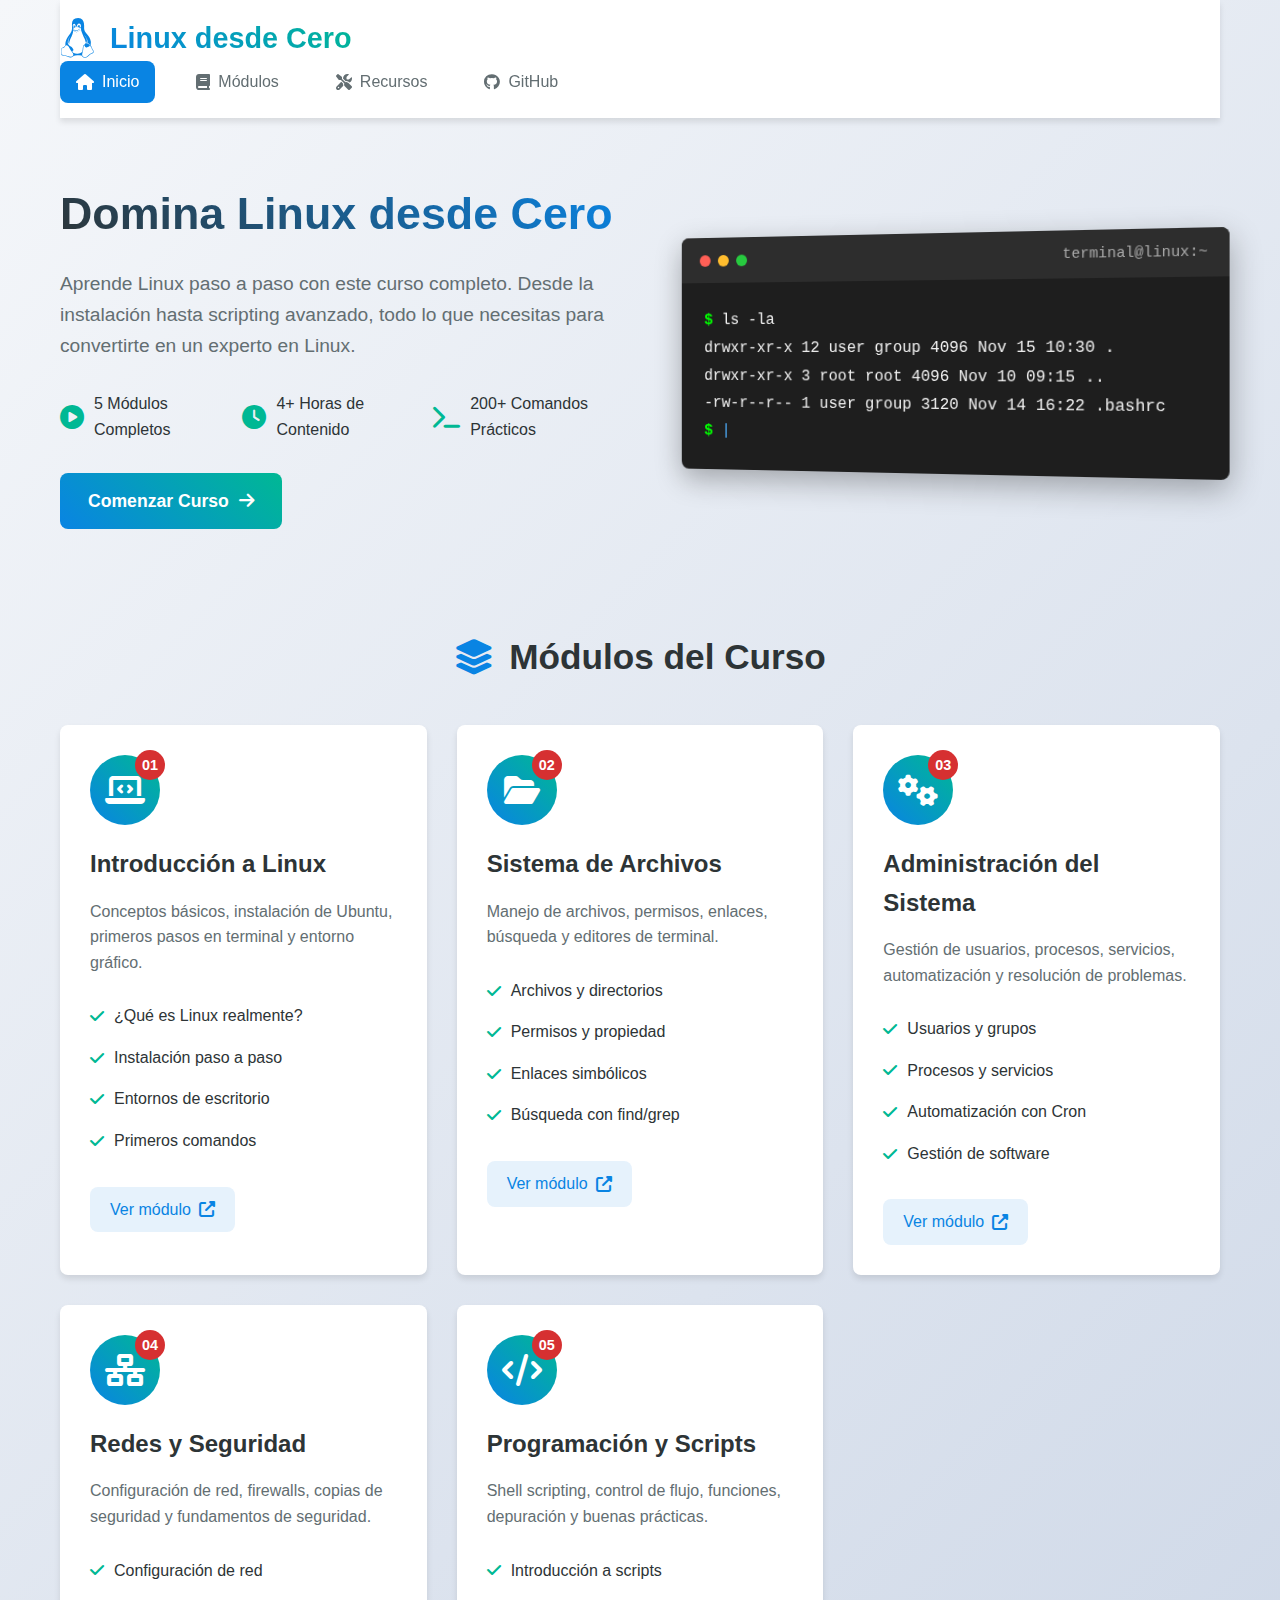
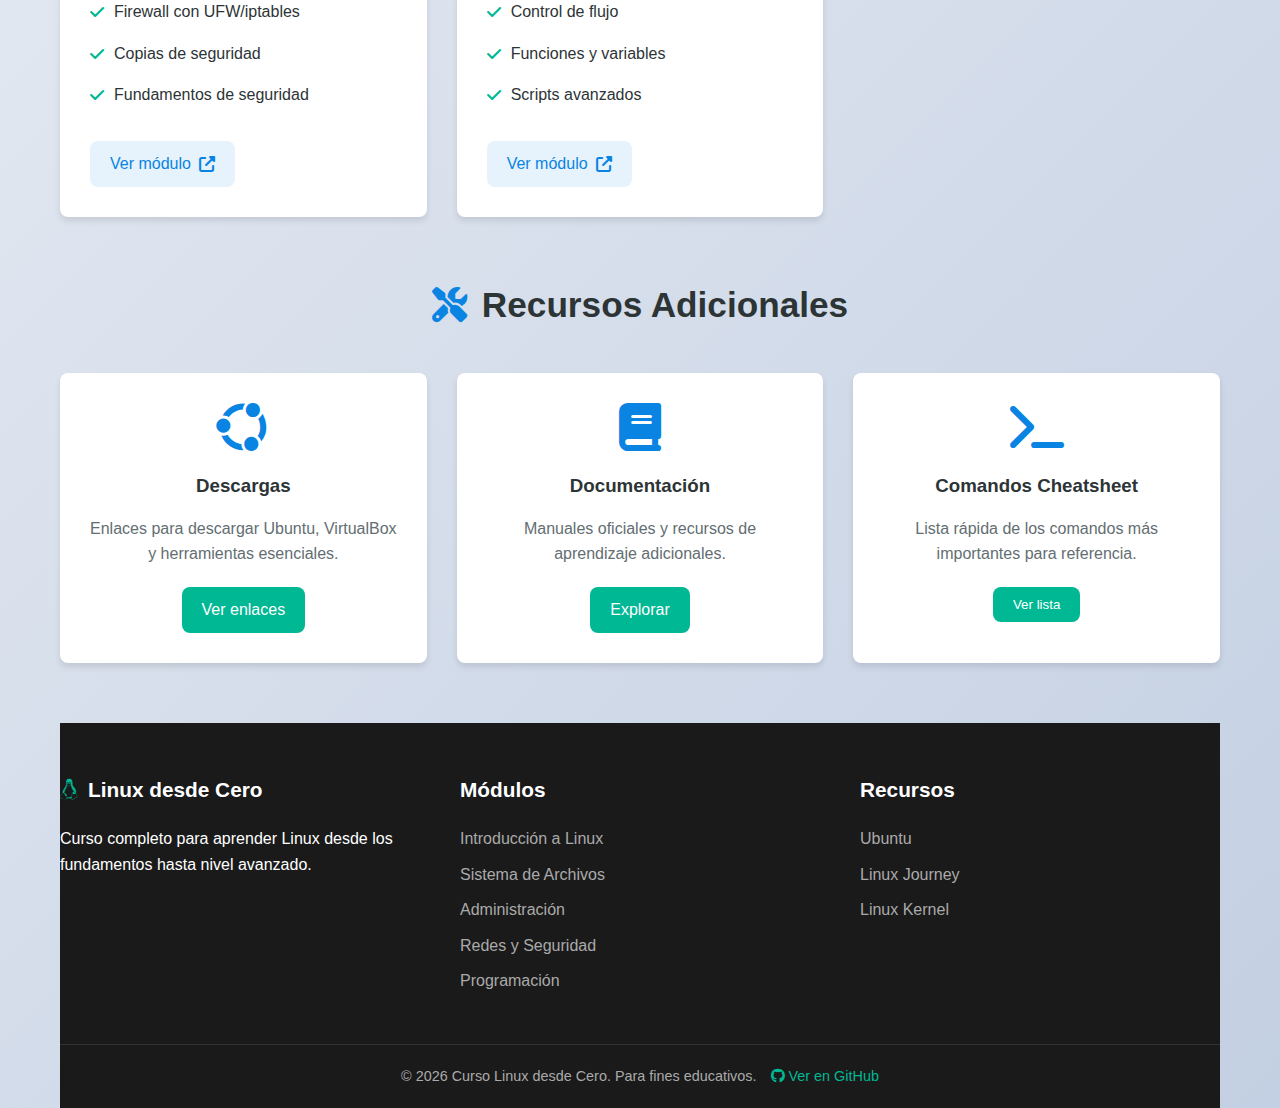
<file: linux-curso-desde-cero/index.html>
<!DOCTYPE html>
<html lang="es">
<head>
    <meta charset="UTF-8">
    <meta name="viewport" content="width=device-width, initial-scale=1.0">

    <!-- Meta SEO recomendadas -->
    <title>Curso Completo de Linux desde Cero | mmbalbas1132</title>
    <meta name="description" content="Curso completo de Linux desde cero: instalación, comandos, administración, redes y scripting. Material práctico con ejercicios y ejemplos. Instructor: mmbalbas1132.">
    <meta name="author" content="mmbalbas1132">
    <meta name="keywords" content="Linux, Curso Linux, Ubuntu, Terminal, Scripting, Administración de sistemas, Seguridad, mmbalbas1132">
    <meta name="robots" content="index, follow">
    <link rel="canonical" href="https://github.com/mmbalbas1132/linux-curso-desde-cero">
    <link rel="alternate" hreflang="es" href="https://github.com/mmbalbas1132/linux-curso-desde-cero">

    <!-- Open Graph (mejora compartido en redes) -->
    <meta property="og:type" content="website">
    <meta property="og:title" content="Curso Completo de Linux desde Cero | mmbalbas1132">
    <meta property="og:description" content="Curso práctico de Linux: instalación, comandos, administración, redes y scripting. Aprende con ejemplos reales y ejercicios.">
    <meta property="og:url" content="https://github.com/mmbalbas1132/linux-curso-desde-cero">
    <meta property="og:site_name" content="Linux desde Cero">
    <meta property="og:locale" content="es_ES">
    <meta property="og:image" content="https://raw.githubusercontent.com/mmbalbas1132/linux-curso-desde-cero/master/preview.png">

    <!-- Twitter Card -->
    <!-- <meta name="twitter:card" content="summary_large_image">
    <meta name="twitter:creator" content="@mmbalbas1132">
    <meta name="twitter:title" content="Curso Completo de Linux desde Cero | mmbalbas1132">
    <meta name="twitter:description" content="Curso práctico de Linux: instalación, comandos, administración, redes y scripting.">
    <meta name="twitter:image" content="https://raw.githubusercontent.com/mmbalbas1132/linux-curso-desde-cero/master/preview.png"> -->

    <!-- JSON-LD (estructura de datos) -->
    <script type="application/ld+json">
        {
            "@context": "https://schema.org",
            "@type": "Course",
            "name": "Curso Completo de Linux desde Cero",
            "description": "Curso práctico de Linux: instalación, comandos, administración, redes y scripting. Material con ejercicios y ejemplos.",
            "provider": {
                "@type": "Person",
                "name": "mmbalbas1132",
                "sameAs": "https://github.com/mmbalbas1132"
            },
            "url": "https://github.com/mmbalbas1132/linux-curso-desde-cero",
            "inLanguage": "es"
        }
    </script>

    <link rel="stylesheet" href="styles.css">
    <link rel="stylesheet" href="https://cdnjs.cloudflare.com/ajax/libs/font-awesome/6.4.0/css/all.min.css">
</head>
<body>
<div class="container">
    <!-- Header -->
    <header class="header">
        <div class="logo">
            <i class="fab fa-linux"></i>
            <h1>Linux desde Cero</h1>
        </div>
        <nav class="navbar">
            <a href="#inicio" class="active"><i class="fas fa-home"></i> Inicio</a>
            <a href="#modulos"><i class="fas fa-book"></i> Módulos</a>
            <a href="#recursos"><i class="fas fa-tools"></i> Recursos</a>
            <a href="https://github.com" target="_blank"><i class="fab fa-github"></i> GitHub</a>
        </nav>
    </header>

    <!-- Hero Section -->
    <section class="hero" id="inicio">
        <div class="hero-content">
            <h2>Domina Linux desde Cero</h2>
            <p>Aprende Linux paso a paso con este curso completo. Desde la instalación hasta scripting avanzado, todo lo que necesitas para convertirte en un experto en Linux.</p>
            <div class="hero-stats">
                <div class="stat">
                    <i class="fas fa-play-circle"></i>
                    <span>5 Módulos Completos</span>
                </div>
                <div class="stat">
                    <i class="fas fa-clock"></i>
                    <span>4+ Horas de Contenido</span>
                </div>
                <div class="stat">
                    <i class="fas fa-terminal"></i>
                    <span>200+ Comandos Prácticos</span>
                </div>
            </div>
            <a href="#modulos" class="btn-primary">Comenzar Curso <i class="fas fa-arrow-right"></i></a>
        </div>
        <div class="hero-image">
            <div class="terminal-preview">
                <div class="terminal-header">
                    <div class="terminal-dots">
                        <span class="dot red"></span>
                        <span class="dot yellow"></span>
                        <span class="dot green"></span>
                    </div>
                    <span class="terminal-title">terminal@linux:~</span>
                </div>
                <div class="terminal-body">
                    <p><span class="prompt">$</span> ls -la</p>
                    <p>drwxr-xr-x  12 user group   4096 Nov 15 10:30 .</p>
                    <p>drwxr-xr-x   3 root root    4096 Nov 10 09:15 ..</p>
                    <p>-rw-r--r--   1 user group   3120 Nov 14 16:22 .bashrc</p>
                    <p><span class="prompt">$</span> <span class="cursor">|</span></p>
                </div>
            </div>
        </div>
    </section>

    <!-- Modules Grid -->
    <section class="modules" id="modulos">
        <h2 class="section-title"><i class="fas fa-layer-group"></i> Módulos del Curso</h2>
        <div class="modules-grid">
            <!-- Module 1 -->
            <div class="module-card">
                <div class="module-icon">
                    <i class="fas fa-laptop-code"></i>
                    <span class="module-number">01</span>
                </div>
                <h3>Introducción a Linux</h3>
                <p>Conceptos básicos, instalación de Ubuntu, primeros pasos en terminal y entorno gráfico.</p>
                <ul class="module-topics">
                    <li><i class="fas fa-check"></i> ¿Qué es Linux realmente?</li>
                    <li><i class="fas fa-check"></i> Instalación paso a paso</li>
                    <li><i class="fas fa-check"></i> Entornos de escritorio</li>
                    <li><i class="fas fa-check"></i> Primeros comandos</li>
                </ul>
                <a href="modulo1.html" class="btn-module">Ver módulo <i class="fas fa-external-link-alt"></i></a>
            </div>

            <!-- Module 2 -->
            <div class="module-card">
                <div class="module-icon">
                    <i class="fas fa-folder-open"></i>
                    <span class="module-number">02</span>
                </div>
                <h3>Sistema de Archivos</h3>
                <p>Manejo de archivos, permisos, enlaces, búsqueda y editores de terminal.</p>
                <ul class="module-topics">
                    <li><i class="fas fa-check"></i> Archivos y directorios</li>
                    <li><i class="fas fa-check"></i> Permisos y propiedad</li>
                    <li><i class="fas fa-check"></i> Enlaces simbólicos</li>
                    <li><i class="fas fa-check"></i> Búsqueda con find/grep</li>
                </ul>
                <a href="modulo2.html" class="btn-module">Ver módulo <i class="fas fa-external-link-alt"></i></a>
            </div>

            <!-- Module 3 -->
            <div class="module-card">
                <div class="module-icon">
                    <i class="fas fa-cogs"></i>
                    <span class="module-number">03</span>
                </div>
                <h3>Administración del Sistema</h3>
                <p>Gestión de usuarios, procesos, servicios, automatización y resolución de problemas.</p>
                <ul class="module-topics">
                    <li><i class="fas fa-check"></i> Usuarios y grupos</li>
                    <li><i class="fas fa-check"></i> Procesos y servicios</li>
                    <li><i class="fas fa-check"></i> Automatización con Cron</li>
                    <li><i class="fas fa-check"></i> Gestión de software</li>
                </ul>
                <a href="modulo3.html" class="btn-module">Ver módulo <i class="fas fa-external-link-alt"></i></a>
            </div>

            <!-- Module 4 -->
            <div class="module-card">
                <div class="module-icon">
                    <i class="fas fa-network-wired"></i>
                    <span class="module-number">04</span>
                </div>
                <h3>Redes y Seguridad</h3>
                <p>Configuración de red, firewalls, copias de seguridad y fundamentos de seguridad.</p>
                <ul class="module-topics">
                    <li><i class="fas fa-check"></i> Configuración de red</li>
                    <li><i class="fas fa-check"></i> Firewall con UFW/iptables</li>
                    <li><i class="fas fa-check"></i> Copias de seguridad</li>
                    <li><i class="fas fa-check"></i> Fundamentos de seguridad</li>
                </ul>
                <a href="modulo4.html" class="btn-module">Ver módulo <i class="fas fa-external-link-alt"></i></a>
            </div>

            <!-- Module 5 -->
            <div class="module-card">
                <div class="module-icon">
                    <i class="fas fa-code"></i>
                    <span class="module-number">05</span>
                </div>
                <h3>Programación y Scripts</h3>
                <p>Shell scripting, control de flujo, funciones, depuración y buenas prácticas.</p>
                <ul class="module-topics">
                    <li><i class="fas fa-check"></i> Introducción a scripts</li>
                    <li><i class="fas fa-check"></i> Control de flujo</li>
                    <li><i class="fas fa-check"></i> Funciones y variables</li>
                    <li><i class="fas fa-check"></i> Scripts avanzados</li>
                </ul>
                <a href="modulo5.html" class="btn-module">Ver módulo <i class="fas fa-external-link-alt"></i></a>
            </div>
        </div>
    </section>

    <!-- Resources Section -->
    <section class="resources" id="recursos">
        <h2 class="section-title"><i class="fas fa-tools"></i> Recursos Adicionales</h2>
        <div class="resources-grid">
            <div class="resource-card">
                <i class="fab fa-ubuntu"></i>
                <h3>Descargas</h3>
                <p>Enlaces para descargar Ubuntu, VirtualBox y herramientas esenciales.</p>
                <a href="https://ubuntu.com/download" target="_blank" class="btn-resource">Ver enlaces</a>
            </div>
            <div class="resource-card">
                <i class="fas fa-book"></i>
                <h3>Documentación</h3>
                <p>Manuales oficiales y recursos de aprendizaje adicionales.</p>
                <a href="https://linuxjourney.com" target="_blank" class="btn-resource">Explorar</a>
            </div>
            <div class="resource-card">
                <i class="fas fa-terminal"></i>
                <h3>Comandos Cheatsheet</h3>
                <p>Lista rápida de los comandos más importantes para referencia.</p>
                <button class="btn-resource" onclick="showCheatsheet()">Ver lista</button>
            </div>
        </div>
    </section>

    <!-- Cheatsheet Modal -->
    <div id="cheatsheetModal" class="modal">
        <div class="modal-content">
            <span class="close" onclick="closeModal()">&times;</span>
            <h3><i class="fas fa-terminal"></i> Cheatsheet de Comandos Linux</h3>
            <div class="cheatsheet-grid">
                <div class="cheatsheet-category">
                    <h4>Archivos y Directorios</h4>
                    <p><code>ls -la</code> Listar archivos detallado</p>
                    <p><code>cd ~</code> Ir al directorio home</p>
                    <p><code>cp archivo destino</code> Copiar</p>
                    <p><code>rm -r directorio</code> Eliminar recursivo</p>
                </div>
                <div class="cheatsheet-category">
                    <h4>Permisos</h4>
                    <p><code>chmod 755 archivo</code> Cambiar permisos</p>
                    <p><code>chown user:grupo</code> Cambiar propiedad</p>
                    <p><code>sudo comando</code> Ejecutar como root</p>
                </div>
                <div class="cheatsheet-category">
                    <h4>Procesos</h4>
                    <p><code>ps aux</code> Ver todos procesos</p>
                    <p><code>kill -9 PID</code> Terminar proceso</p>
                    <p><code>systemctl status</code> Estado servicio</p>
                </div>
            </div>
        </div>
    </div>

    <!-- Footer -->
    <footer class="footer">
        <div class="footer-content">
            <div class="footer-section">
                <h4><i class="fab fa-linux"></i> Linux desde Cero</h4>
                <p>Curso completo para aprender Linux desde los fundamentos hasta nivel avanzado.</p>
            </div>
            <div class="footer-section">
                <h4>Módulos</h4>
                <ul>
                    <li><a href="modulo1.html">Introducción a Linux</a></li>
                    <li><a href="modulo2.html">Sistema de Archivos</a></li>
                    <li><a href="modulo3.html">Administración</a></li>
                    <li><a href="modulo4.html">Redes y Seguridad</a></li>
                    <li><a href="modulo5.html">Programación</a></li>
                </ul>
            </div>
            <div class="footer-section">
                <h4>Recursos</h4>
                <ul>
                    <li><a href="https://ubuntu.com" target="_blank">Ubuntu</a></li>
                    <li><a href="https://linuxjourney.com" target="_blank">Linux Journey</a></li>
                    <li><a href="https://kernel.org" target="_blank">Linux Kernel</a></li>
                </ul>
            </div>
        </div>
        <div class="footer-bottom">
            <p>© 2026 Curso Linux desde Cero. Para fines educativos. <a href="https://github.com/mmbalbas1132/linux-curso-desde-cero" target="_blank"><i class="fab fa-github"></i> Ver en GitHub</a></p>
        </div>
    </footer>
</div>

<script>
    // Modal functionality
    function showCheatsheet() {
        document.getElementById('cheatsheetModal').style.display = 'block';
    }

    function closeModal() {
        document.getElementById('cheatsheetModal').style.display = 'none';
    }

    // Close modal when clicking outside
    window.onclick = function(event) {
        const modal = document.getElementById('cheatsheetModal');
        if (event.target == modal) {
            modal.style.display = 'none';
        }
    }

    // Smooth scrolling for anchor links
    document.querySelectorAll('a[href^="#"]').forEach(anchor => {
        anchor.addEventListener('click', function(e) {
            e.preventDefault();
            const targetId = this.getAttribute('href');
            if(targetId === '#') return;

            const targetElement = document.querySelector(targetId);
            if(targetElement) {
                window.scrollTo({
                    top: targetElement.offsetTop - 80,
                    behavior: 'smooth'
                });
            }
        });
    });
</script>
</body>
</html>
</file>
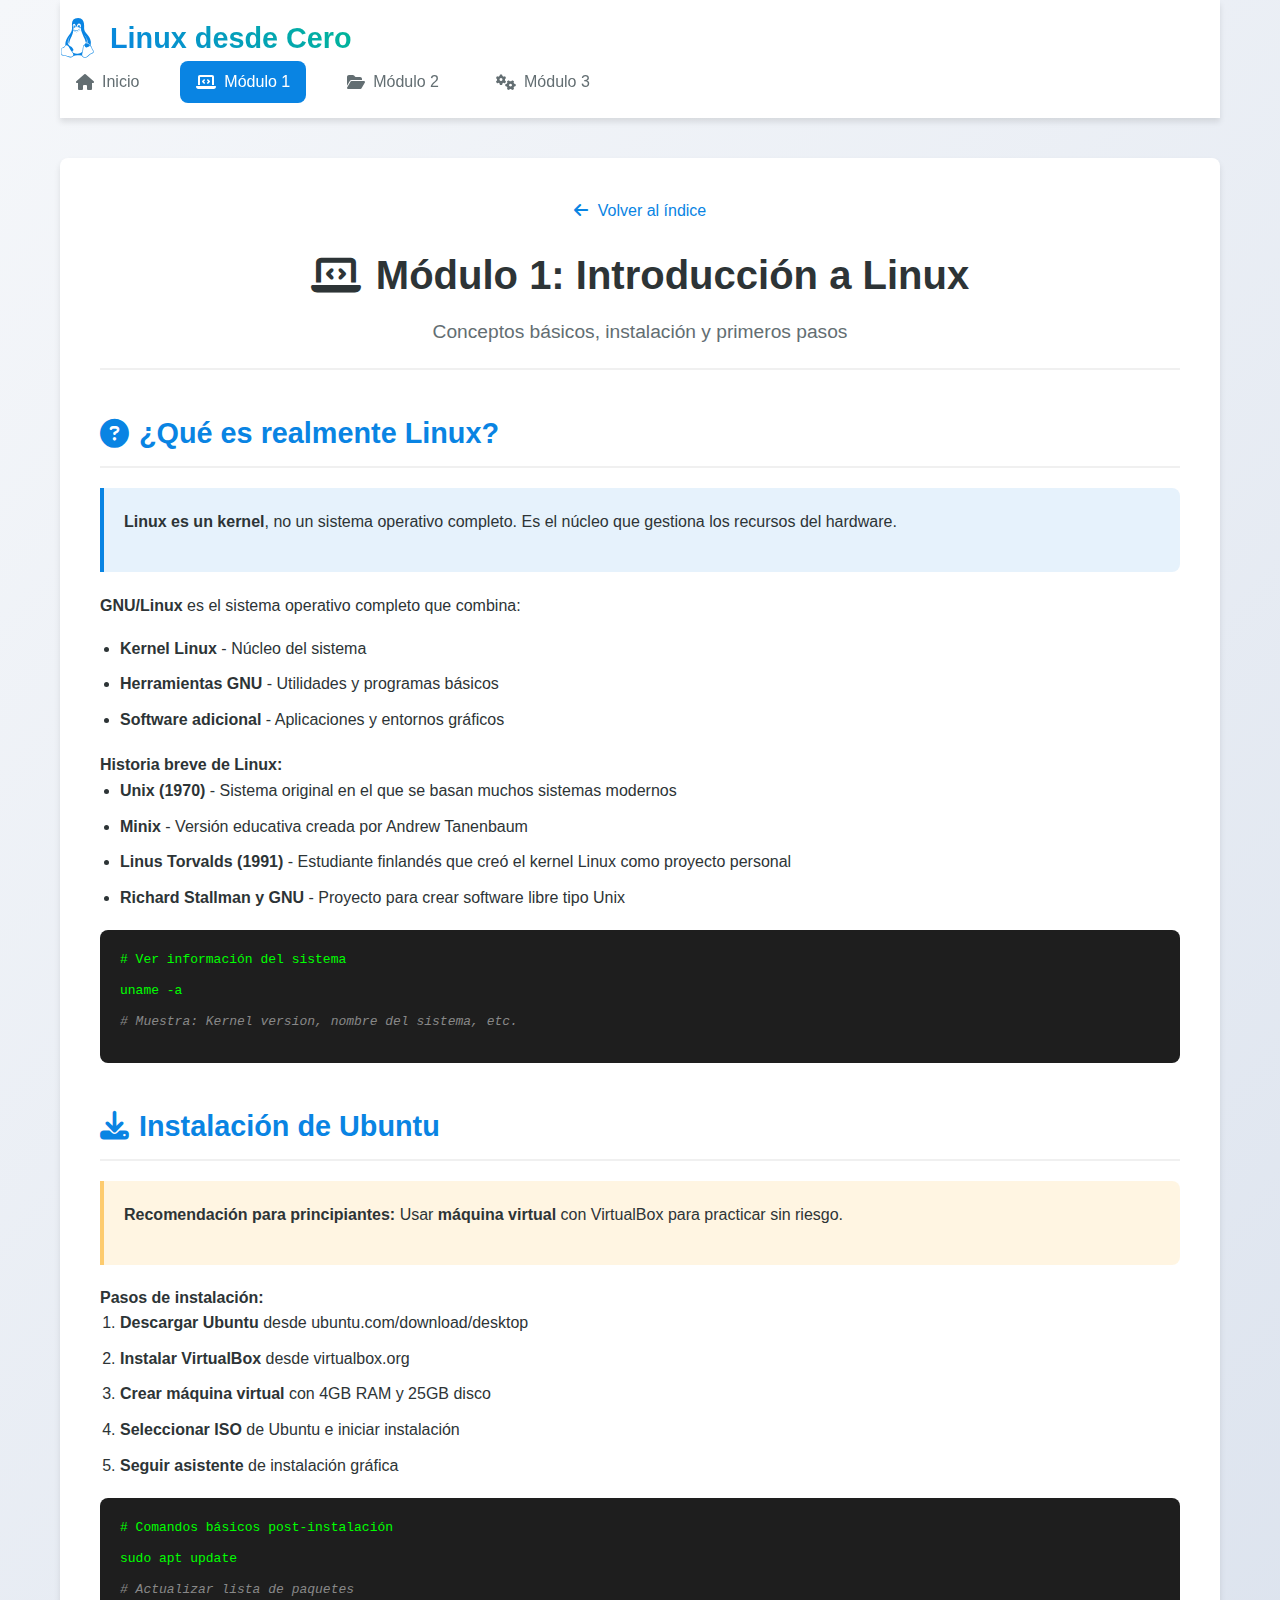
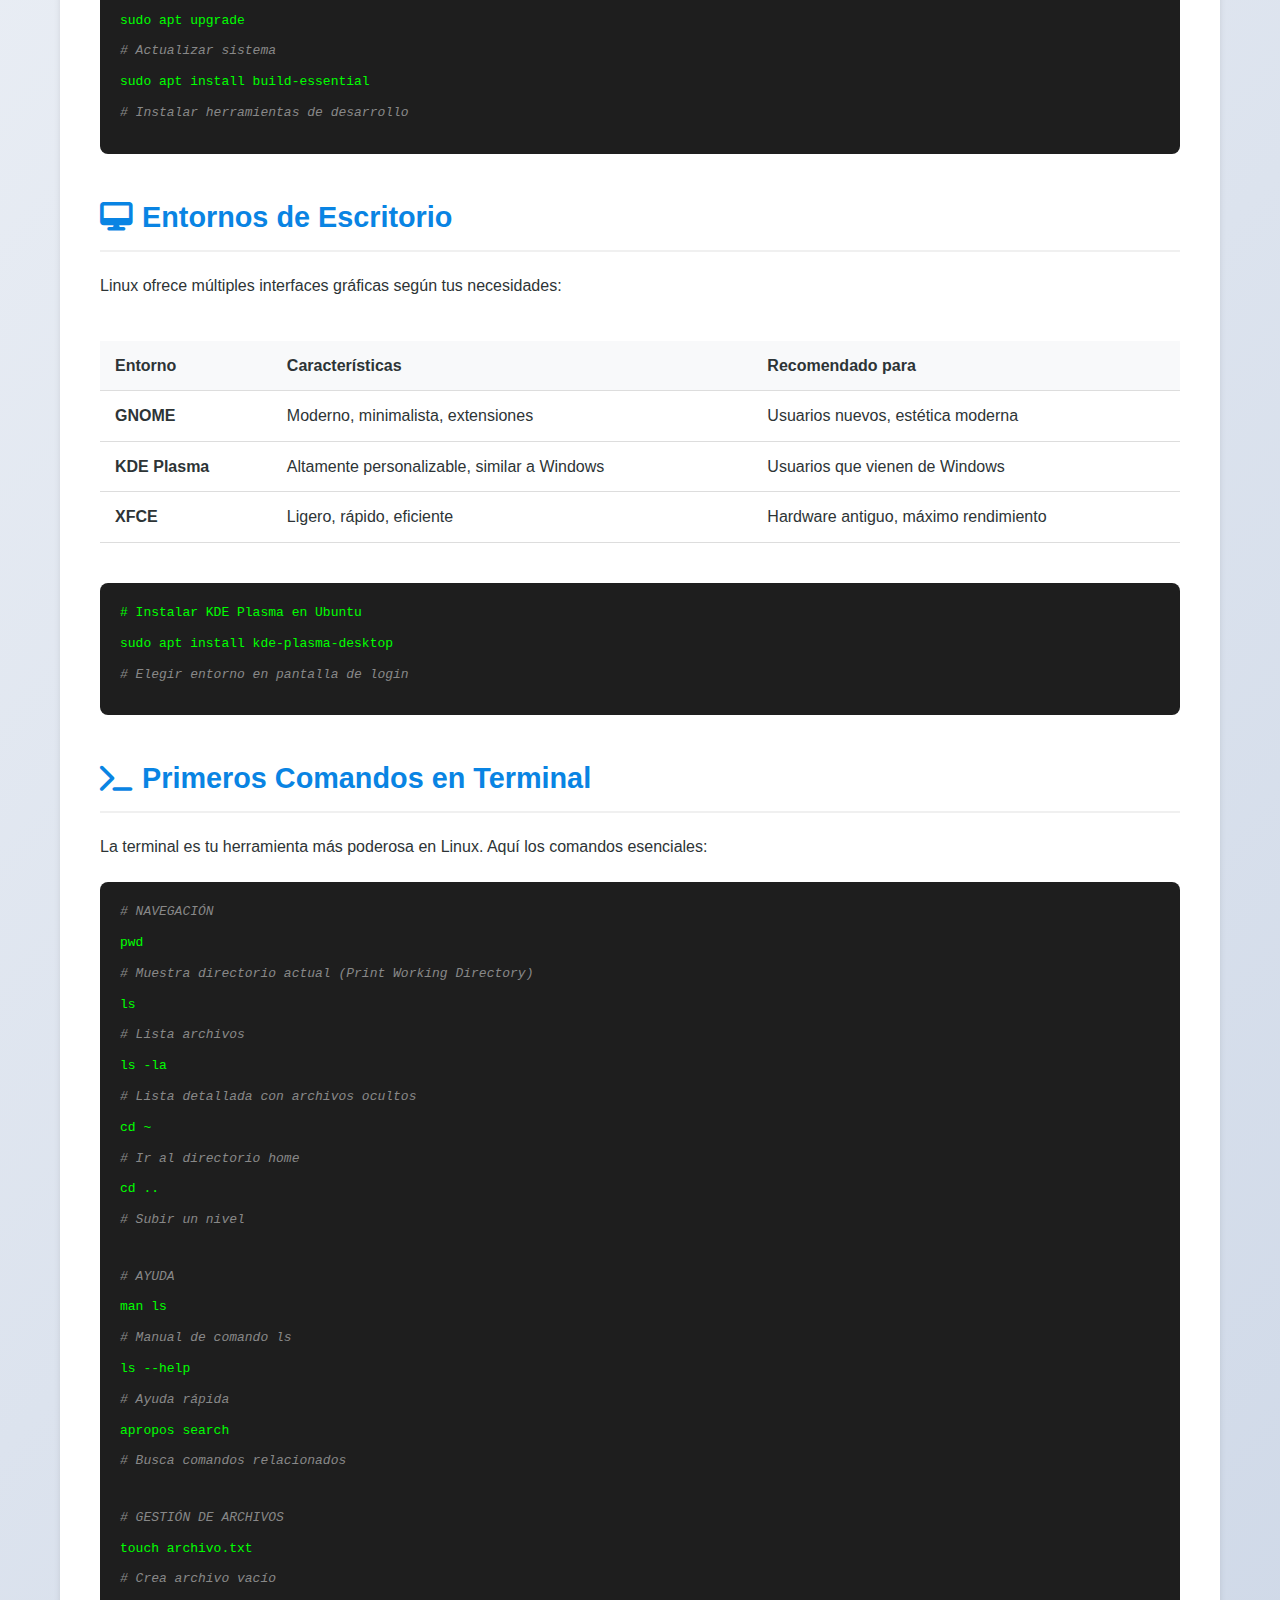
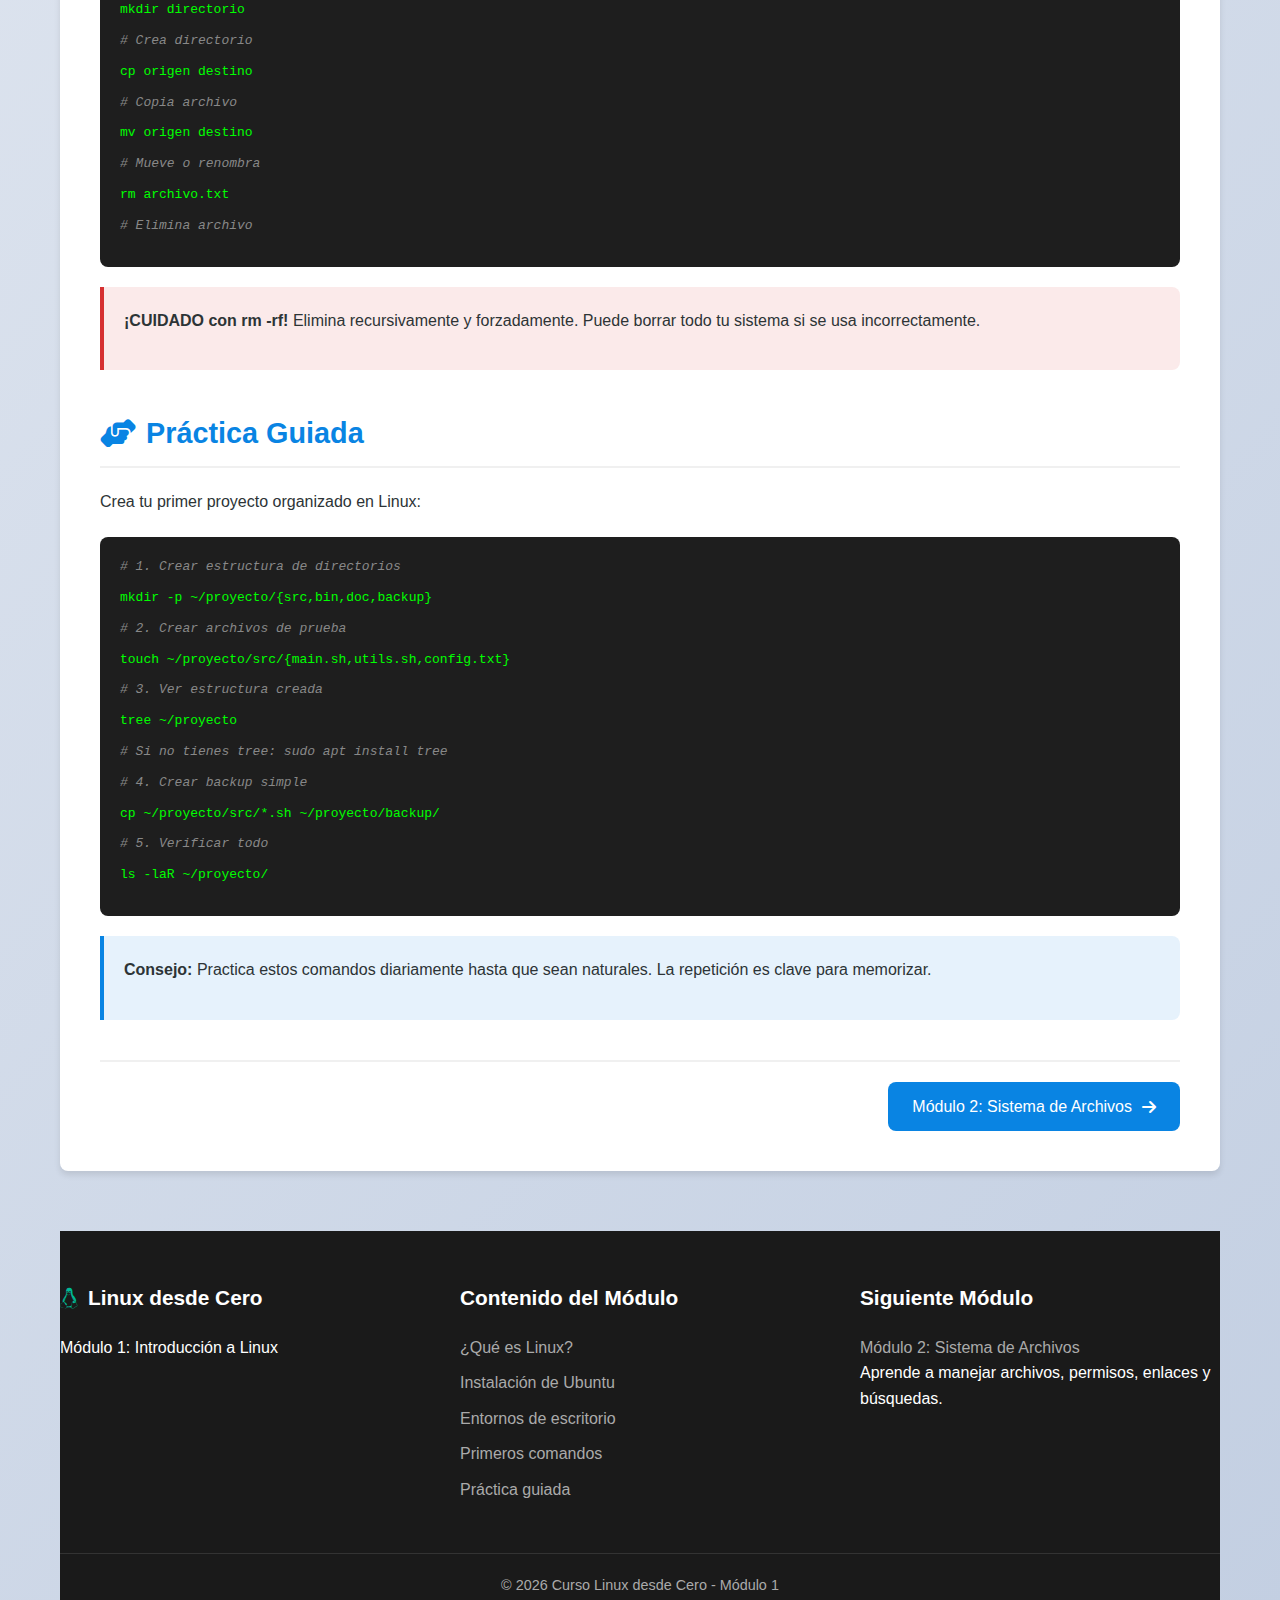
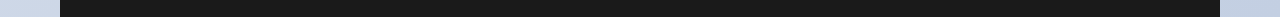
<file: linux-curso-desde-cero/modulo1.html>
<!DOCTYPE html>
<html lang="es">
<head>
    <meta charset="UTF-8">
    <meta name="viewport" content="width=device-width, initial-scale=1.0">
    <title>Módulo 1: Introducción a Linux | Curso Linux</title>
    <link rel="stylesheet" href="styles.css">
    <link rel="stylesheet" href="https://cdnjs.cloudflare.com/ajax/libs/font-awesome/6.4.0/css/all.min.css">
</head>
<body>
<div class="container">
    <!-- Header -->
    <header class="header">
        <div class="logo">
            <i class="fab fa-linux"></i>
            <h1>Linux desde Cero</h1>
        </div>
        <nav class="navbar">
            <a href="index.html"><i class="fas fa-home"></i> Inicio</a>
            <a href="modulo1.html" class="active"><i class="fas fa-laptop-code"></i> Módulo 1</a>
            <a href="modulo2.html"><i class="fas fa-folder-open"></i> Módulo 2</a>
            <a href="modulo3.html"><i class="fas fa-cogs"></i> Módulo 3</a>
        </nav>
    </header>

    <!-- Módulo 1 Content -->
    <main class="module-content">
        <div class="module-header">
            <a href="index.html" class="back-to-index"><i class="fas fa-arrow-left"></i> Volver al índice</a>
            <h1 class="module-title"><i class="fas fa-laptop-code"></i> Módulo 1: Introducción a Linux</h1>
            <p class="module-subtitle">Conceptos básicos, instalación y primeros pasos</p>
        </div>

        <!-- Sección 1.1 -->
        <section class="section">
            <h3><i class="fas fa-question-circle"></i> ¿Qué es realmente Linux?</h3>

            <div class="info-box">
                <p><strong>Linux es un kernel</strong>, no un sistema operativo completo. Es el núcleo que gestiona los recursos del hardware.</p>
            </div>

            <p><strong>GNU/Linux</strong> es el sistema operativo completo que combina:</p>
            <ul>
                <li><strong>Kernel Linux</strong> - Núcleo del sistema</li>
                <li><strong>Herramientas GNU</strong> - Utilidades y programas básicos</li>
                <li><strong>Software adicional</strong> - Aplicaciones y entornos gráficos</li>
            </ul>

            <h4>Historia breve de Linux:</h4>
            <ul>
                <li><strong>Unix (1970)</strong> - Sistema original en el que se basan muchos sistemas modernos</li>
                <li><strong>Minix</strong> - Versión educativa creada por Andrew Tanenbaum</li>
                <li><strong>Linus Torvalds (1991)</strong> - Estudiante finlandés que creó el kernel Linux como proyecto personal</li>
                <li><strong>Richard Stallman y GNU</strong> - Proyecto para crear software libre tipo Unix</li>
            </ul>

            <div class="command-box">
                <code># Ver información del sistema</code>
                <code>uname -a</code>
                <code class="comment"># Muestra: Kernel version, nombre del sistema, etc.</code>
            </div>
        </section>

        <!-- Sección 1.2 -->
        <section class="section">
            <h3><i class="fas fa-download"></i> Instalación de Ubuntu</h3>

            <div class="warning-box">
                <p><strong>Recomendación para principiantes:</strong> Usar <strong>máquina virtual</strong> con VirtualBox para practicar sin riesgo.</p>
            </div>

            <h4>Pasos de instalación:</h4>
            <ol>
                <li><strong>Descargar Ubuntu</strong> desde ubuntu.com/download/desktop</li>
                <li><strong>Instalar VirtualBox</strong> desde virtualbox.org</li>
                <li><strong>Crear máquina virtual</strong> con 4GB RAM y 25GB disco</li>
                <li><strong>Seleccionar ISO</strong> de Ubuntu e iniciar instalación</li>
                <li><strong>Seguir asistente</strong> de instalación gráfica</li>
            </ol>

            <div class="command-box">
                <code># Comandos básicos post-instalación</code>
                <code>sudo apt update</code>
                <code class="comment"># Actualizar lista de paquetes</code>
                <code>sudo apt upgrade</code>
                <code class="comment"># Actualizar sistema</code>
                <code>sudo apt install build-essential</code>
                <code class="comment"># Instalar herramientas de desarrollo</code>
            </div>
        </section>

        <!-- Sección 1.3 -->
        <section class="section">
            <h3><i class="fas fa-desktop"></i> Entornos de Escritorio</h3>

            <p>Linux ofrece múltiples interfaces gráficas según tus necesidades:</p>

            <div class="table-container">
                <table>
                    <thead>
                    <tr>
                        <th>Entorno</th>
                        <th>Características</th>
                        <th>Recomendado para</th>
                    </tr>
                    </thead>
                    <tbody>
                    <tr>
                        <td><strong>GNOME</strong></td>
                        <td>Moderno, minimalista, extensiones</td>
                        <td>Usuarios nuevos, estética moderna</td>
                    </tr>
                    <tr>
                        <td><strong>KDE Plasma</strong></td>
                        <td>Altamente personalizable, similar a Windows</td>
                        <td>Usuarios que vienen de Windows</td>
                    </tr>
                    <tr>
                        <td><strong>XFCE</strong></td>
                        <td>Ligero, rápido, eficiente</td>
                        <td>Hardware antiguo, máximo rendimiento</td>
                    </tr>
                    </tbody>
                </table>
            </div>

            <div class="command-box">
                <code># Instalar KDE Plasma en Ubuntu</code>
                <code>sudo apt install kde-plasma-desktop</code>
                <code class="comment"># Elegir entorno en pantalla de login</code>
            </div>
        </section>

        <!-- Sección 1.4 -->
        <section class="section">
            <h3><i class="fas fa-terminal"></i> Primeros Comandos en Terminal</h3>

            <p>La terminal es tu herramienta más poderosa en Linux. Aquí los comandos esenciales:</p>

            <div class="command-box">
                <code class="comment"># NAVEGACIÓN</code>
                <code>pwd</code>
                <code class="comment"># Muestra directorio actual (Print Working Directory)</code>
                <code>ls</code>
                <code class="comment"># Lista archivos</code>
                <code>ls -la</code>
                <code class="comment"># Lista detallada con archivos ocultos</code>
                <code>cd ~</code>
                <code class="comment"># Ir al directorio home</code>
                <code>cd ..</code>
                <code class="comment"># Subir un nivel</code>

                <br><code class="comment"># AYUDA</code>
                <code>man ls</code>
                <code class="comment"># Manual de comando ls</code>
                <code>ls --help</code>
                <code class="comment"># Ayuda rápida</code>
                <code>apropos search</code>
                <code class="comment"># Busca comandos relacionados</code>

                <br><code class="comment"># GESTIÓN DE ARCHIVOS</code>
                <code>touch archivo.txt</code>
                <code class="comment"># Crea archivo vacío</code>
                <code>mkdir directorio</code>
                <code class="comment"># Crea directorio</code>
                <code>cp origen destino</code>
                <code class="comment"># Copia archivo</code>
                <code>mv origen destino</code>
                <code class="comment"># Mueve o renombra</code>
                <code>rm archivo.txt</code>
                <code class="comment"># Elimina archivo</code>
            </div>

            <div class="danger-box">
                <p><strong>¡CUIDADO con rm -rf!</strong> Elimina recursivamente y forzadamente. Puede borrar todo tu sistema si se usa incorrectamente.</p>
            </div>
        </section>

        <!-- Sección 1.5 -->
        <section class="section">
            <h3><i class="fas fa-hands-helping"></i> Práctica Guiada</h3>

            <p>Crea tu primer proyecto organizado en Linux:</p>

            <div class="command-box">
                <code class="comment"># 1. Crear estructura de directorios</code>
                <code>mkdir -p ~/proyecto/{src,bin,doc,backup}</code>

                <code class="comment"># 2. Crear archivos de prueba</code>
                <code>touch ~/proyecto/src/{main.sh,utils.sh,config.txt}</code>

                <code class="comment"># 3. Ver estructura creada</code>
                <code>tree ~/proyecto</code>
                <code class="comment"># Si no tienes tree: sudo apt install tree</code>

                <code class="comment"># 4. Crear backup simple</code>
                <code>cp ~/proyecto/src/*.sh ~/proyecto/backup/</code>

                <code class="comment"># 5. Verificar todo</code>
                <code>ls -laR ~/proyecto/</code>
            </div>

            <div class="info-box">
                <p><strong>Consejo:</strong> Practica estos comandos diariamente hasta que sean naturales. La repetición es clave para memorizar.</p>
            </div>
        </section>

        <!-- Navegación entre módulos -->
        <div class="navigation-buttons">
            <span></span> <!-- Espacio vacío para alinear a la derecha el siguiente botón -->
            <a href="modulo2.html" class="nav-btn next">Módulo 2: Sistema de Archivos <i class="fas fa-arrow-right"></i></a>
        </div>
    </main>

    <!-- Footer -->
    <footer class="footer">
        <div class="footer-content">
            <div class="footer-section">
                <h4><i class="fab fa-linux"></i> Linux desde Cero</h4>
                <p>Módulo 1: Introducción a Linux</p>
            </div>
            <div class="footer-section">
                <h4>Contenido del Módulo</h4>
                <ul>
                    <li><a href="#qué-es-linux">¿Qué es Linux?</a></li>
                    <li><a href="#instalacion">Instalación de Ubuntu</a></li>
                    <li><a href="#escritorios">Entornos de escritorio</a></li>
                    <li><a href="#comandos">Primeros comandos</a></li>
                    <li><a href="#practica">Práctica guiada</a></li>
                </ul>
            </div>
            <div class="footer-section">
                <h4>Siguiente Módulo</h4>
                <p><a href="modulo2.html">Módulo 2: Sistema de Archivos</a></p>
                <p>Aprende a manejar archivos, permisos, enlaces y búsquedas.</p>
            </div>
        </div>
        <div class="footer-bottom">
            <p>© 2026 Curso Linux desde Cero - Módulo 1</p>
        </div>
    </footer>
</div>

<script>
    // Smooth scrolling para enlaces internos
    document.querySelectorAll('a[href^="#"]').forEach(anchor => {
        anchor.addEventListener('click', function(e) {
            e.preventDefault();
            const targetId = this.getAttribute('href');
            if(targetId === '#') return;

            const targetElement = document.querySelector(targetId);
            if(targetElement) {
                window.scrollTo({
                    top: targetElement.offsetTop - 100,
                    behavior: 'smooth'
                });
            }
        });
    });
</script>
</body>
</html>
</file>
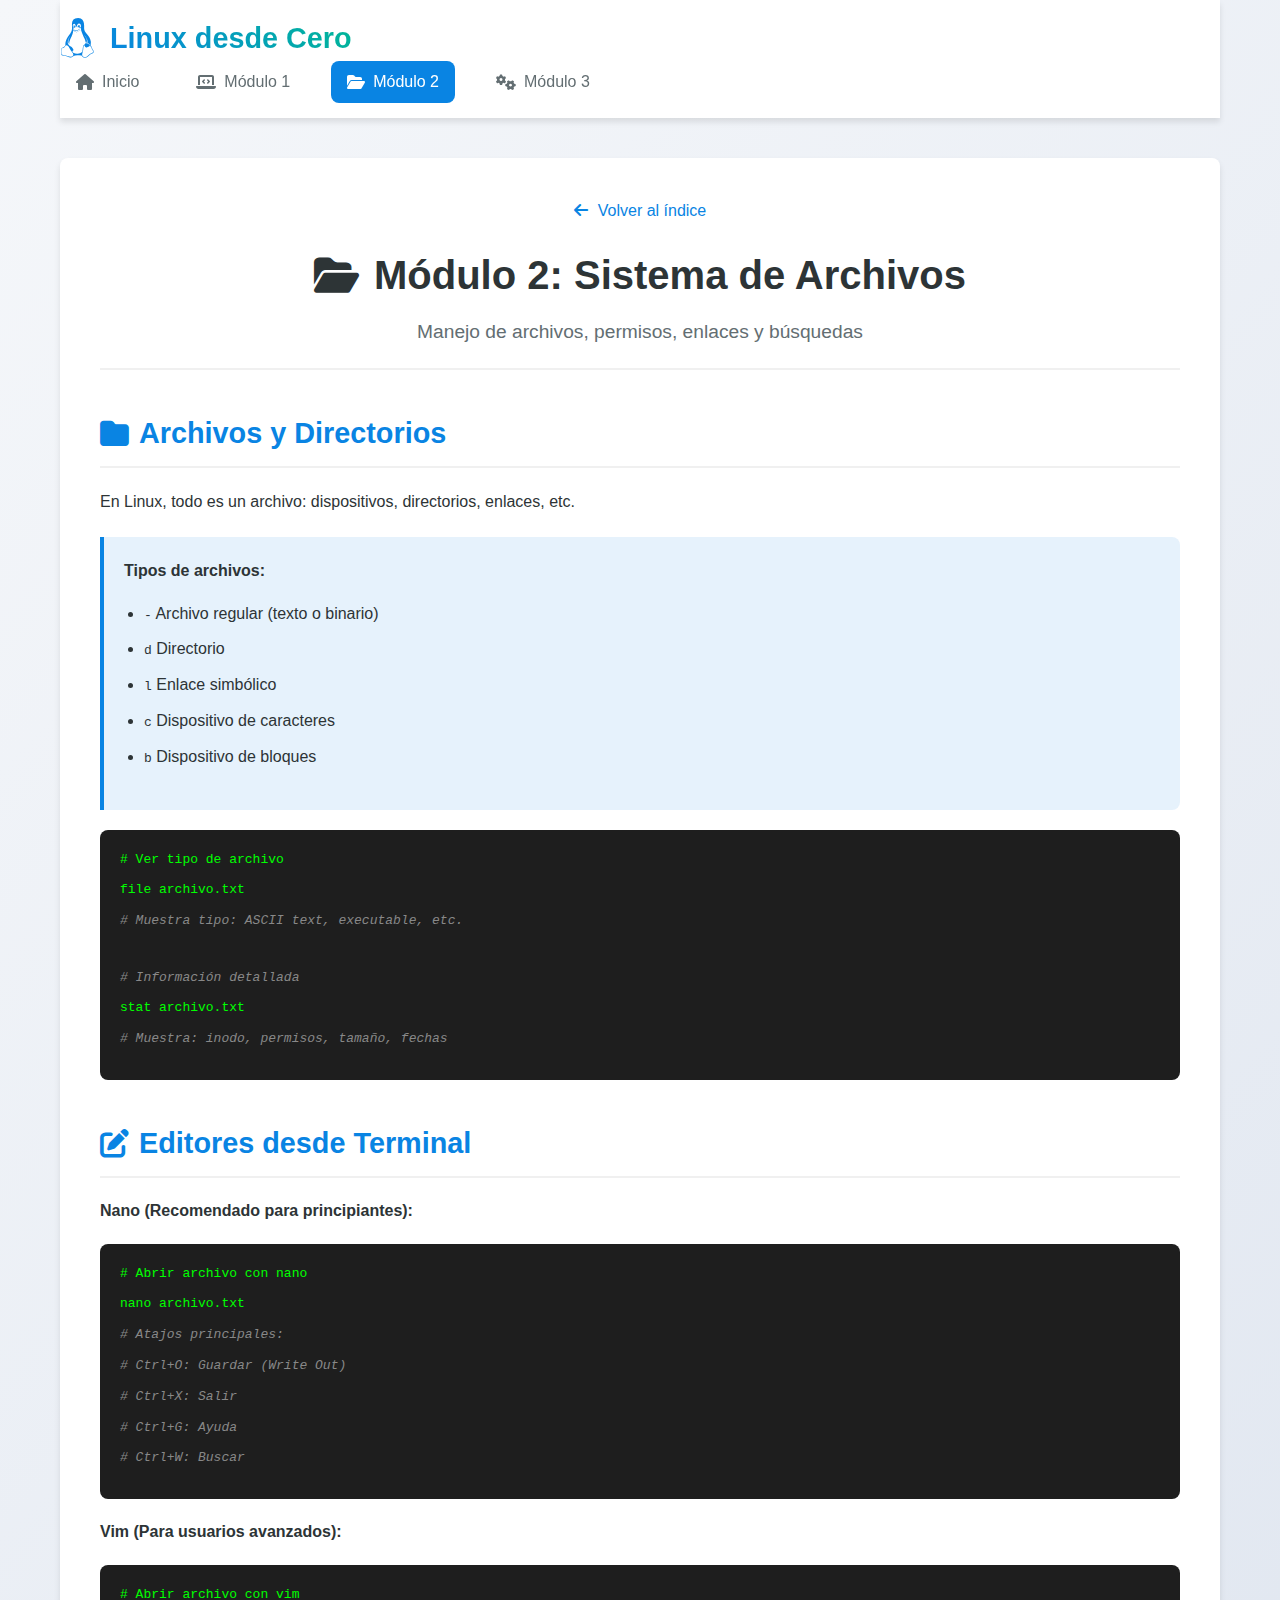
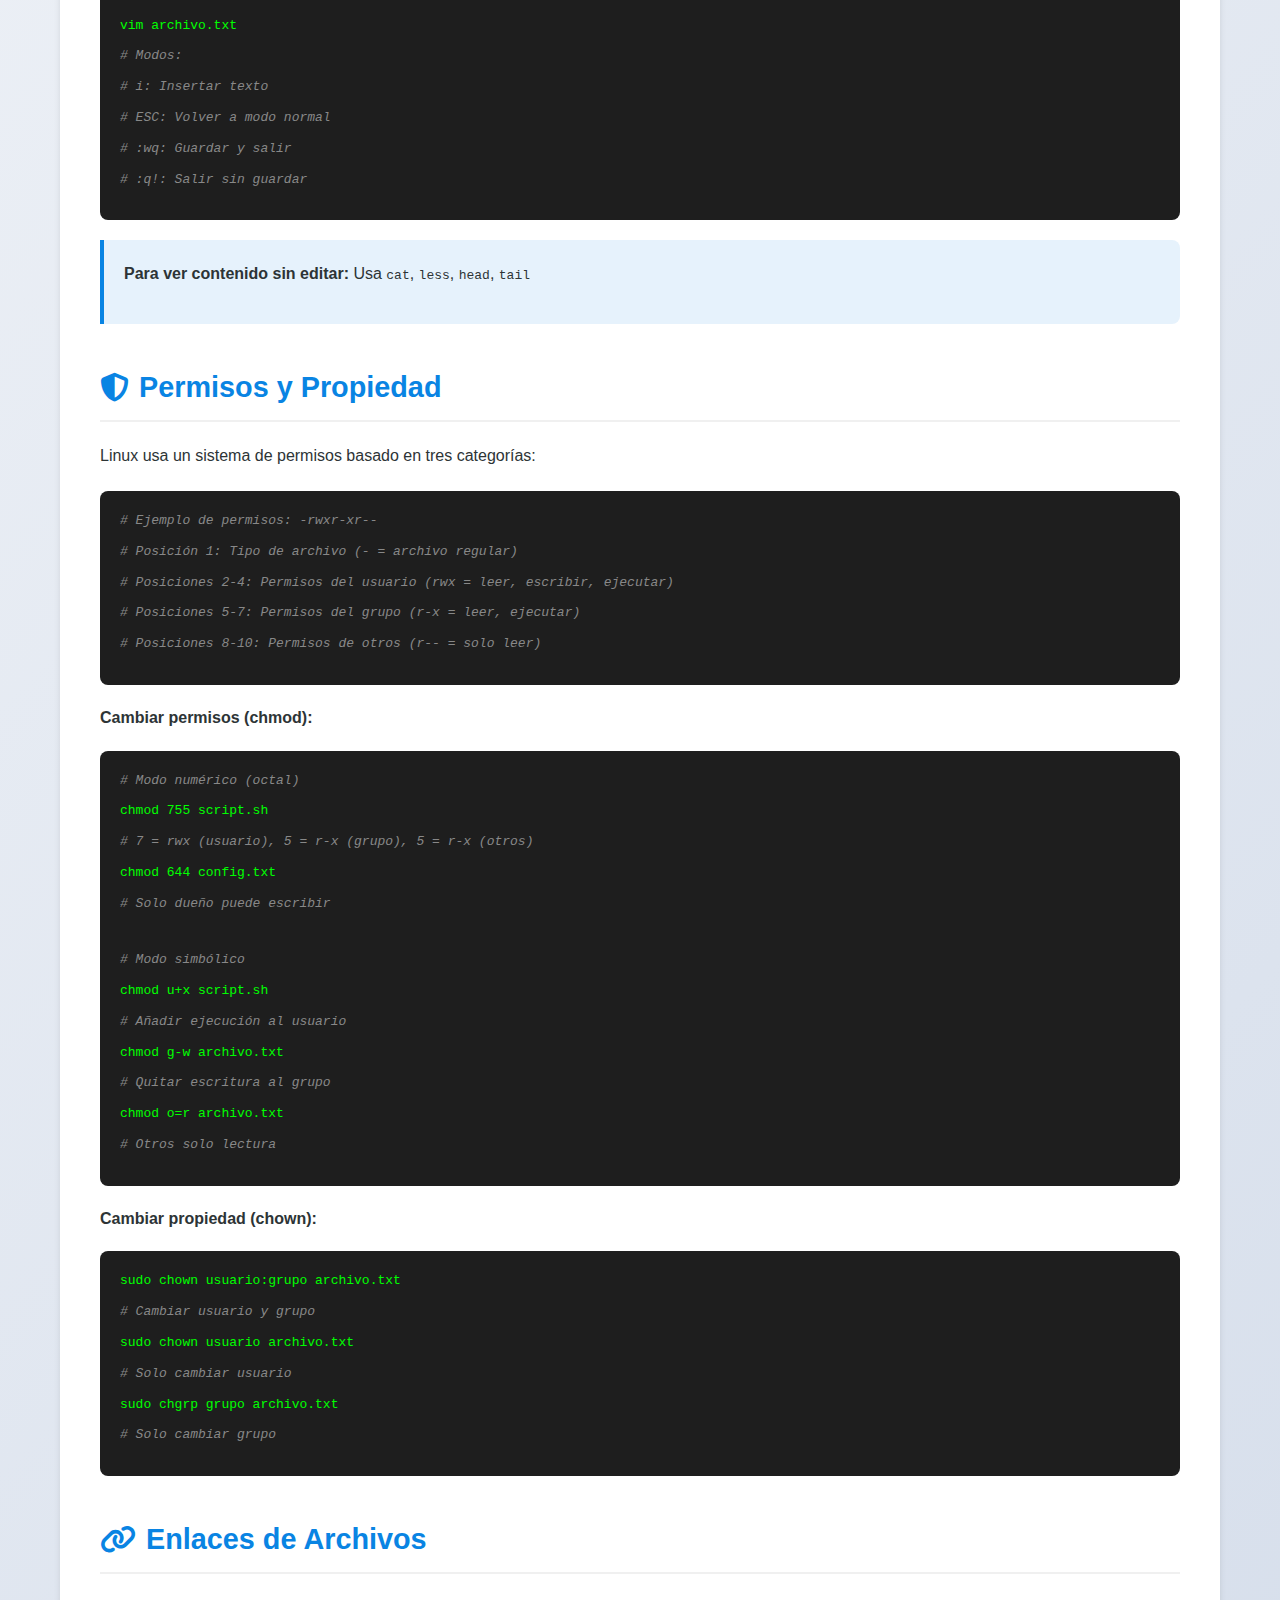
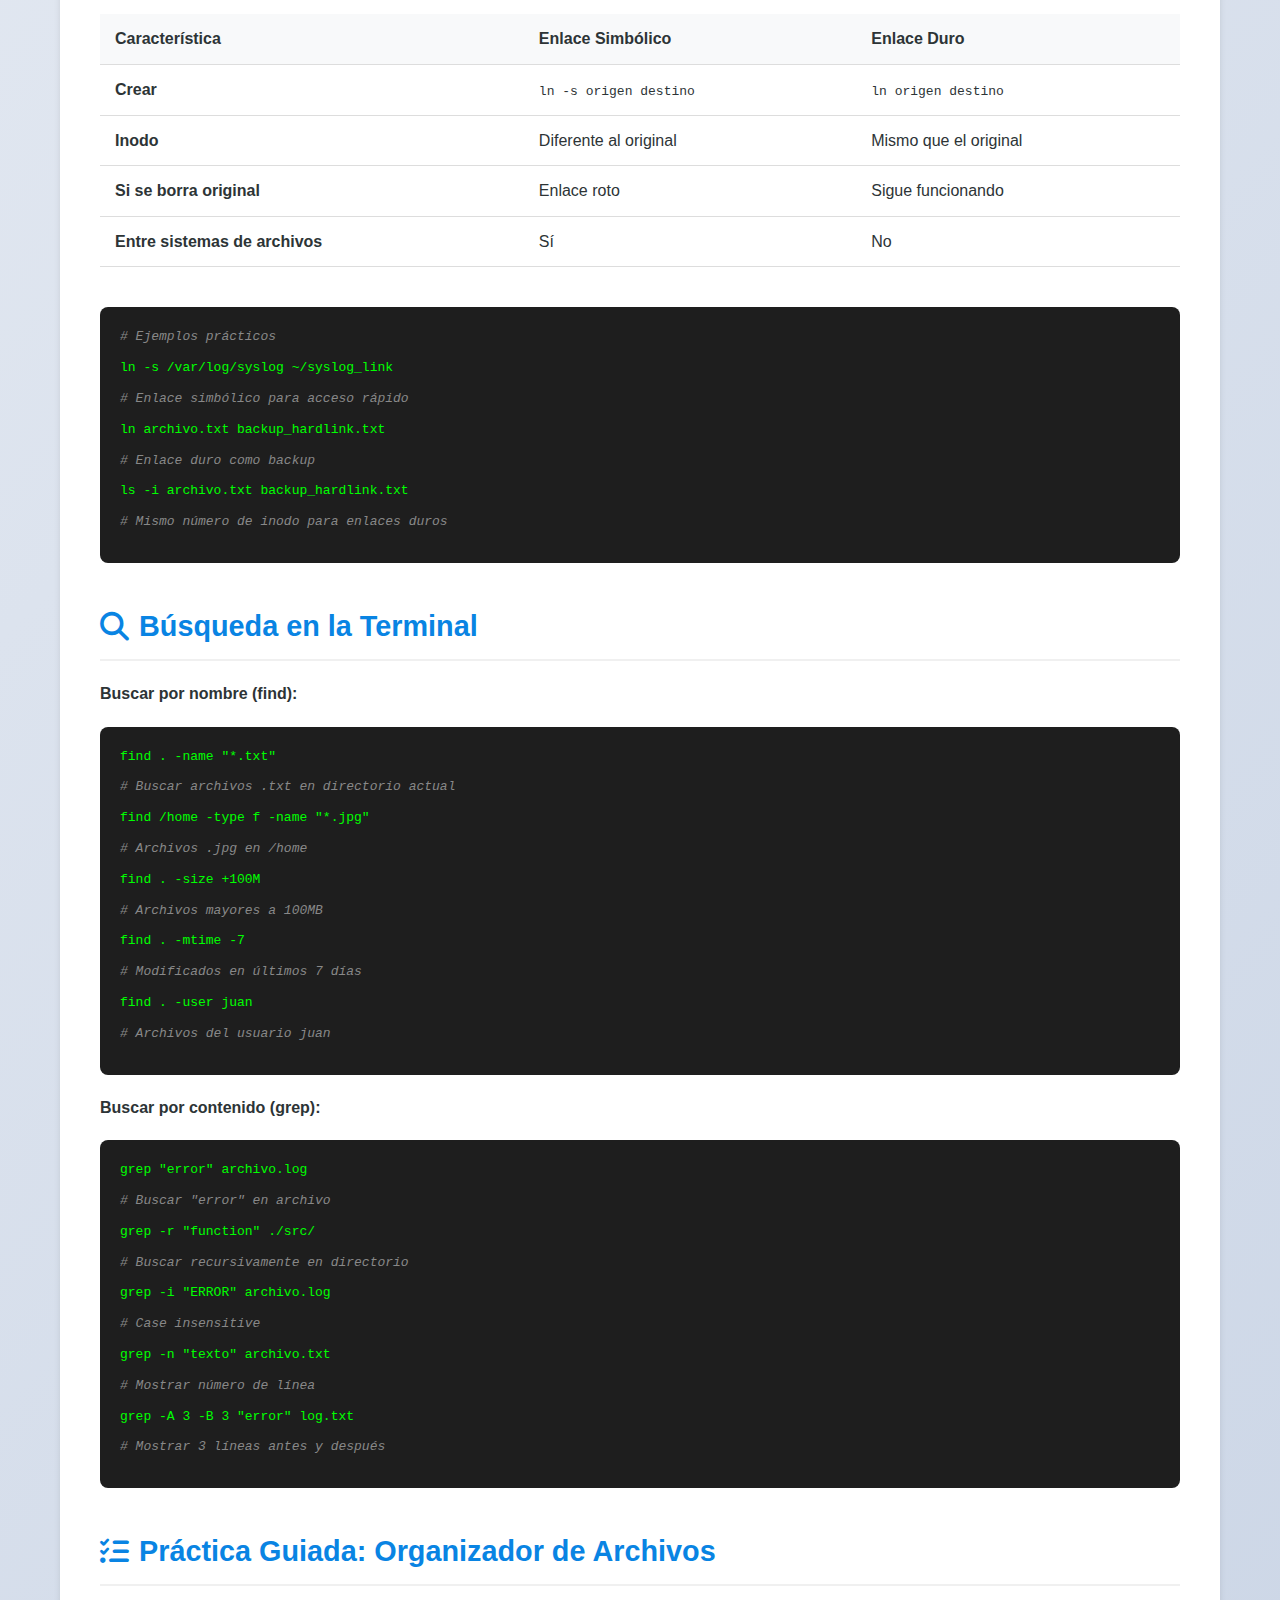
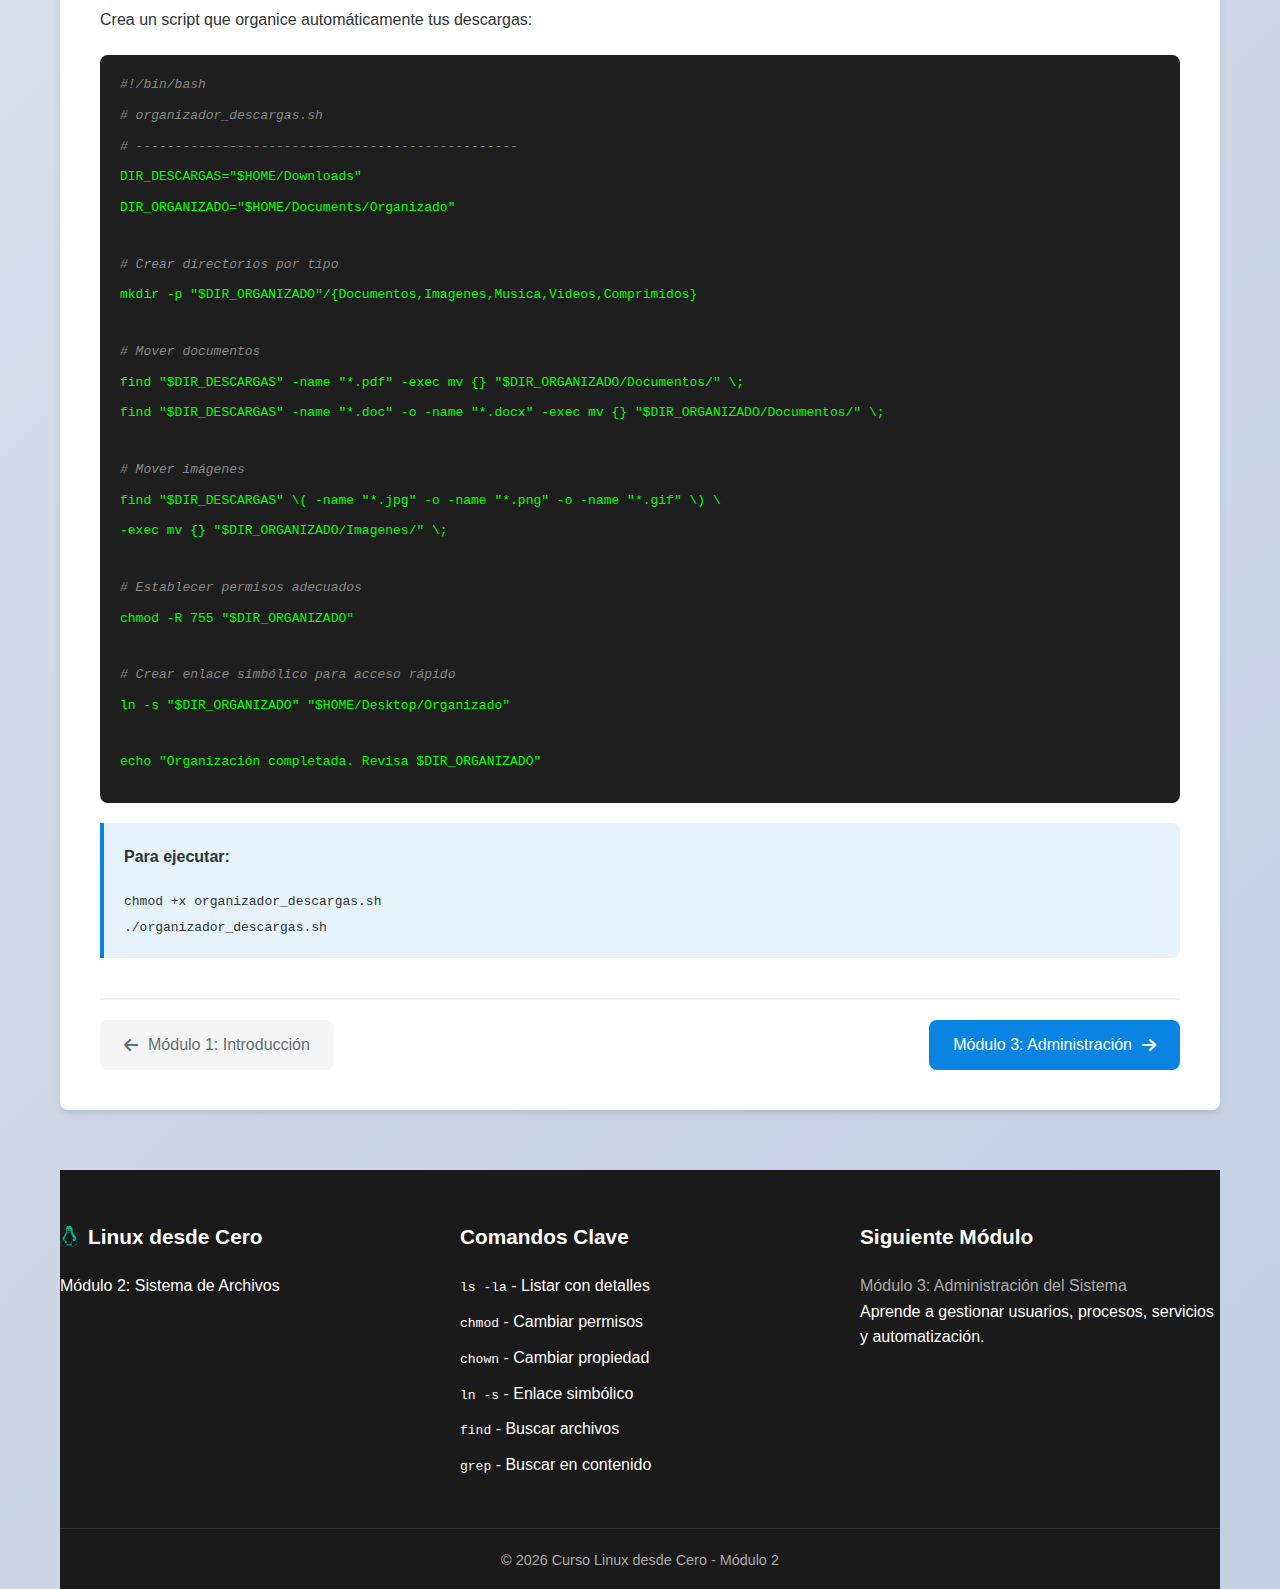
<file: linux-curso-desde-cero/modulo2.html>
<!DOCTYPE html>
<html lang="es">
<head>
    <meta charset="UTF-8">
    <meta name="viewport" content="width=device-width, initial-scale=1.0">
    <title>Módulo 2: Sistema de Archivos | Curso Linux</title>
    <link rel="stylesheet" href="styles.css">
    <link rel="stylesheet" href="https://cdnjs.cloudflare.com/ajax/libs/font-awesome/6.4.0/css/all.min.css">
</head>
<body>
<div class="container">
    <!-- Header -->
    <header class="header">
        <div class="logo">
            <i class="fab fa-linux"></i>
            <h1>Linux desde Cero</h1>
        </div>
        <nav class="navbar">
            <a href="index.html"><i class="fas fa-home"></i> Inicio</a>
            <a href="modulo1.html"><i class="fas fa-laptop-code"></i> Módulo 1</a>
            <a href="modulo2.html" class="active"><i class="fas fa-folder-open"></i> Módulo 2</a>
            <a href="modulo3.html"><i class="fas fa-cogs"></i> Módulo 3</a>
        </nav>
    </header>

    <!-- Módulo 2 Content -->
    <main class="module-content">
        <div class="module-header">
            <a href="index.html" class="back-to-index"><i class="fas fa-arrow-left"></i> Volver al índice</a>
            <h1 class="module-title"><i class="fas fa-folder-open"></i> Módulo 2: Sistema de Archivos</h1>
            <p class="module-subtitle">Manejo de archivos, permisos, enlaces y búsquedas</p>
        </div>

        <!-- Sección 2.1 -->
        <section class="section" id="archivos-directorios">
            <h3><i class="fas fa-folder"></i> Archivos y Directorios</h3>

            <p>En Linux, todo es un archivo: dispositivos, directorios, enlaces, etc.</p>

            <div class="info-box">
                <p><strong>Tipos de archivos:</strong></p>
                <ul>
                    <li><code>-</code> Archivo regular (texto o binario)</li>
                    <li><code>d</code> Directorio</li>
                    <li><code>l</code> Enlace simbólico</li>
                    <li><code>c</code> Dispositivo de caracteres</li>
                    <li><code>b</code> Dispositivo de bloques</li>
                </ul>
            </div>

            <div class="command-box">
                <code># Ver tipo de archivo</code>
                <code>file archivo.txt</code>
                <code class="comment"># Muestra tipo: ASCII text, executable, etc.</code>

                <br><code class="comment"># Información detallada</code>
                <code>stat archivo.txt</code>
                <code class="comment"># Muestra: inodo, permisos, tamaño, fechas</code>
            </div>
        </section>

        <!-- Sección 2.2 -->
        <section class="section" id="editores-terminal">
            <h3><i class="fas fa-edit"></i> Editores desde Terminal</h3>

            <h4>Nano (Recomendado para principiantes):</h4>
            <div class="command-box">
                <code># Abrir archivo con nano</code>
                <code>nano archivo.txt</code>
                <code class="comment"># Atajos principales:</code>
                <code class="comment"># Ctrl+O: Guardar (Write Out)</code>
                <code class="comment"># Ctrl+X: Salir</code>
                <code class="comment"># Ctrl+G: Ayuda</code>
                <code class="comment"># Ctrl+W: Buscar</code>
            </div>

            <h4>Vim (Para usuarios avanzados):</h4>
            <div class="command-box">
                <code># Abrir archivo con vim</code>
                <code>vim archivo.txt</code>
                <code class="comment"># Modos:</code>
                <code class="comment"># i: Insertar texto</code>
                <code class="comment"># ESC: Volver a modo normal</code>
                <code class="comment"># :wq: Guardar y salir</code>
                <code class="comment"># :q!: Salir sin guardar</code>
            </div>

            <div class="info-box">
                <p><strong>Para ver contenido sin editar:</strong> Usa <code>cat</code>, <code>less</code>, <code>head</code>, <code>tail</code></p>
            </div>
        </section>

        <!-- Sección 2.3 -->
        <section class="section" id="permisos">
            <h3><i class="fas fa-shield-alt"></i> Permisos y Propiedad</h3>

            <p>Linux usa un sistema de permisos basado en tres categorías:</p>

            <div class="command-box">
                <code class="comment"># Ejemplo de permisos: -rwxr-xr--</code>
                <code class="comment"># Posición 1: Tipo de archivo (- = archivo regular)</code>
                <code class="comment"># Posiciones 2-4: Permisos del usuario (rwx = leer, escribir, ejecutar)</code>
                <code class="comment"># Posiciones 5-7: Permisos del grupo (r-x = leer, ejecutar)</code>
                <code class="comment"># Posiciones 8-10: Permisos de otros (r-- = solo leer)</code>
            </div>

            <h4>Cambiar permisos (chmod):</h4>
            <div class="command-box">
                <code class="comment"># Modo numérico (octal)</code>
                <code>chmod 755 script.sh</code>
                <code class="comment"># 7 = rwx (usuario), 5 = r-x (grupo), 5 = r-x (otros)</code>
                <code>chmod 644 config.txt</code>
                <code class="comment"># Solo dueño puede escribir</code>

                <br><code class="comment"># Modo simbólico</code>
                <code>chmod u+x script.sh</code>
                <code class="comment"># Añadir ejecución al usuario</code>
                <code>chmod g-w archivo.txt</code>
                <code class="comment"># Quitar escritura al grupo</code>
                <code>chmod o=r archivo.txt</code>
                <code class="comment"># Otros solo lectura</code>
            </div>

            <h4>Cambiar propiedad (chown):</h4>
            <div class="command-box">
                <code>sudo chown usuario:grupo archivo.txt</code>
                <code class="comment"># Cambiar usuario y grupo</code>
                <code>sudo chown usuario archivo.txt</code>
                <code class="comment"># Solo cambiar usuario</code>
                <code>sudo chgrp grupo archivo.txt</code>
                <code class="comment"># Solo cambiar grupo</code>
            </div>
        </section>

        <!-- Sección 2.4 -->
        <section class="section" id="enlaces">
            <h3><i class="fas fa-link"></i> Enlaces de Archivos</h3>

            <div class="table-container">
                <table>
                    <thead>
                    <tr>
                        <th>Característica</th>
                        <th>Enlace Simbólico</th>
                        <th>Enlace Duro</th>
                    </tr>
                    </thead>
                    <tbody>
                    <tr>
                        <td><strong>Crear</strong></td>
                        <td><code>ln -s origen destino</code></td>
                        <td><code>ln origen destino</code></td>
                    </tr>
                    <tr>
                        <td><strong>Inodo</strong></td>
                        <td>Diferente al original</td>
                        <td>Mismo que el original</td>
                    </tr>
                    <tr>
                        <td><strong>Si se borra original</strong></td>
                        <td>Enlace roto</td>
                        <td>Sigue funcionando</td>
                    </tr>
                    <tr>
                        <td><strong>Entre sistemas de archivos</strong></td>
                        <td>Sí</td>
                        <td>No</td>
                    </tr>
                    </tbody>
                </table>
            </div>

            <div class="command-box">
                <code class="comment"># Ejemplos prácticos</code>
                <code>ln -s /var/log/syslog ~/syslog_link</code>
                <code class="comment"># Enlace simbólico para acceso rápido</code>
                <code>ln archivo.txt backup_hardlink.txt</code>
                <code class="comment"># Enlace duro como backup</code>
                <code>ls -i archivo.txt backup_hardlink.txt</code>
                <code class="comment"># Mismo número de inodo para enlaces duros</code>
            </div>
        </section>

        <!-- Sección 2.5 -->
        <section class="section" id="busqueda">
            <h3><i class="fas fa-search"></i> Búsqueda en la Terminal</h3>

            <h4>Buscar por nombre (find):</h4>
            <div class="command-box">
                <code>find . -name "*.txt"</code>
                <code class="comment"># Buscar archivos .txt en directorio actual</code>
                <code>find /home -type f -name "*.jpg"</code>
                <code class="comment"># Archivos .jpg en /home</code>
                <code>find . -size +100M</code>
                <code class="comment"># Archivos mayores a 100MB</code>
                <code>find . -mtime -7</code>
                <code class="comment"># Modificados en últimos 7 días</code>
                <code>find . -user juan</code>
                <code class="comment"># Archivos del usuario juan</code>
            </div>

            <h4>Buscar por contenido (grep):</h4>
            <div class="command-box">
                <code>grep "error" archivo.log</code>
                <code class="comment"># Buscar "error" en archivo</code>
                <code>grep -r "function" ./src/</code>
                <code class="comment"># Buscar recursivamente en directorio</code>
                <code>grep -i "ERROR" archivo.log</code>
                <code class="comment"># Case insensitive</code>
                <code>grep -n "texto" archivo.txt</code>
                <code class="comment"># Mostrar número de línea</code>
                <code>grep -A 3 -B 3 "error" log.txt</code>
                <code class="comment"># Mostrar 3 líneas antes y después</code>
            </div>
        </section>

        <!-- Sección 2.6 -->
        <section class="section" id="practica">
            <h3><i class="fas fa-tasks"></i> Práctica Guiada: Organizador de Archivos</h3>

            <p>Crea un script que organice automáticamente tus descargas:</p>

            <div class="command-box">
                <code class="comment">#!/bin/bash</code>
                <code class="comment"># organizador_descargas.sh</code>
                <code class="comment"># -------------------------------------------------</code>
                <code>DIR_DESCARGAS="$HOME/Downloads"</code>
                <code>DIR_ORGANIZADO="$HOME/Documents/Organizado"</code>
                <br>
                <code class="comment"># Crear directorios por tipo</code>
                <code>mkdir -p "$DIR_ORGANIZADO"/{Documentos,Imagenes,Musica,Videos,Comprimidos}</code>
                <br>
                <code class="comment"># Mover documentos</code>
                <code>find "$DIR_DESCARGAS" -name "*.pdf" -exec mv {} "$DIR_ORGANIZADO/Documentos/" \;</code>
                <code>find "$DIR_DESCARGAS" -name "*.doc" -o -name "*.docx" -exec mv {} "$DIR_ORGANIZADO/Documentos/" \;</code>
                <br>
                <code class="comment"># Mover imágenes</code>
                <code>find "$DIR_DESCARGAS" \( -name "*.jpg" -o -name "*.png" -o -name "*.gif" \) \</code>
                <code>  -exec mv {} "$DIR_ORGANIZADO/Imagenes/" \;</code>
                <br>
                <code class="comment"># Establecer permisos adecuados</code>
                <code>chmod -R 755 "$DIR_ORGANIZADO"</code>
                <br>
                <code class="comment"># Crear enlace simbólico para acceso rápido</code>
                <code>ln -s "$DIR_ORGANIZADO" "$HOME/Desktop/Organizado"</code>
                <br>
                <code>echo "Organización completada. Revisa $DIR_ORGANIZADO"</code>
            </div>

            <div class="info-box">
                <p><strong>Para ejecutar:</strong></p>
                <code>chmod +x organizador_descargas.sh</code><br>
                <code>./organizador_descargas.sh</code>
            </div>
        </section>

        <!-- Navegación entre módulos -->
        <div class="navigation-buttons">
            <a href="modulo1.html" class="nav-btn prev"><i class="fas fa-arrow-left"></i> Módulo 1: Introducción</a>
            <a href="modulo3.html" class="nav-btn next">Módulo 3: Administración <i class="fas fa-arrow-right"></i></a>
        </div>
    </main>

    <!-- Footer -->
    <footer class="footer">
        <div class="footer-content">
            <div class="footer-section">
                <h4><i class="fab fa-linux"></i> Linux desde Cero</h4>
                <p>Módulo 2: Sistema de Archivos</p>
            </div>
            <div class="footer-section">
                <h4>Comandos Clave</h4>
                <ul>
                    <li><code>ls -la</code> - Listar con detalles</li>
                    <li><code>chmod</code> - Cambiar permisos</li>
                    <li><code>chown</code> - Cambiar propiedad</li>
                    <li><code>ln -s</code> - Enlace simbólico</li>
                    <li><code>find</code> - Buscar archivos</li>
                    <li><code>grep</code> - Buscar en contenido</li>
                </ul>
            </div>
            <div class="footer-section">
                <h4>Siguiente Módulo</h4>
                <p><a href="modulo3.html">Módulo 3: Administración del Sistema</a></p>
                <p>Aprende a gestionar usuarios, procesos, servicios y automatización.</p>
            </div>
        </div>
        <div class="footer-bottom">
            <p>© 2026 Curso Linux desde Cero - Módulo 2</p>
        </div>
    </footer>
</div>

<script>
    // Smooth scrolling para enlaces internos
    document.querySelectorAll('a[href^="#"]').forEach(anchor => {
        anchor.addEventListener('click', function(e) {
            e.preventDefault();
            const targetId = this.getAttribute('href');
            if(targetId === '#') return;

            const targetElement = document.querySelector(targetId);
            if(targetElement) {
                window.scrollTo({
                    top: targetElement.offsetTop - 100,
                    behavior: 'smooth'
                });
            }
        });
    });
</script>
</body>
</html>
</file>
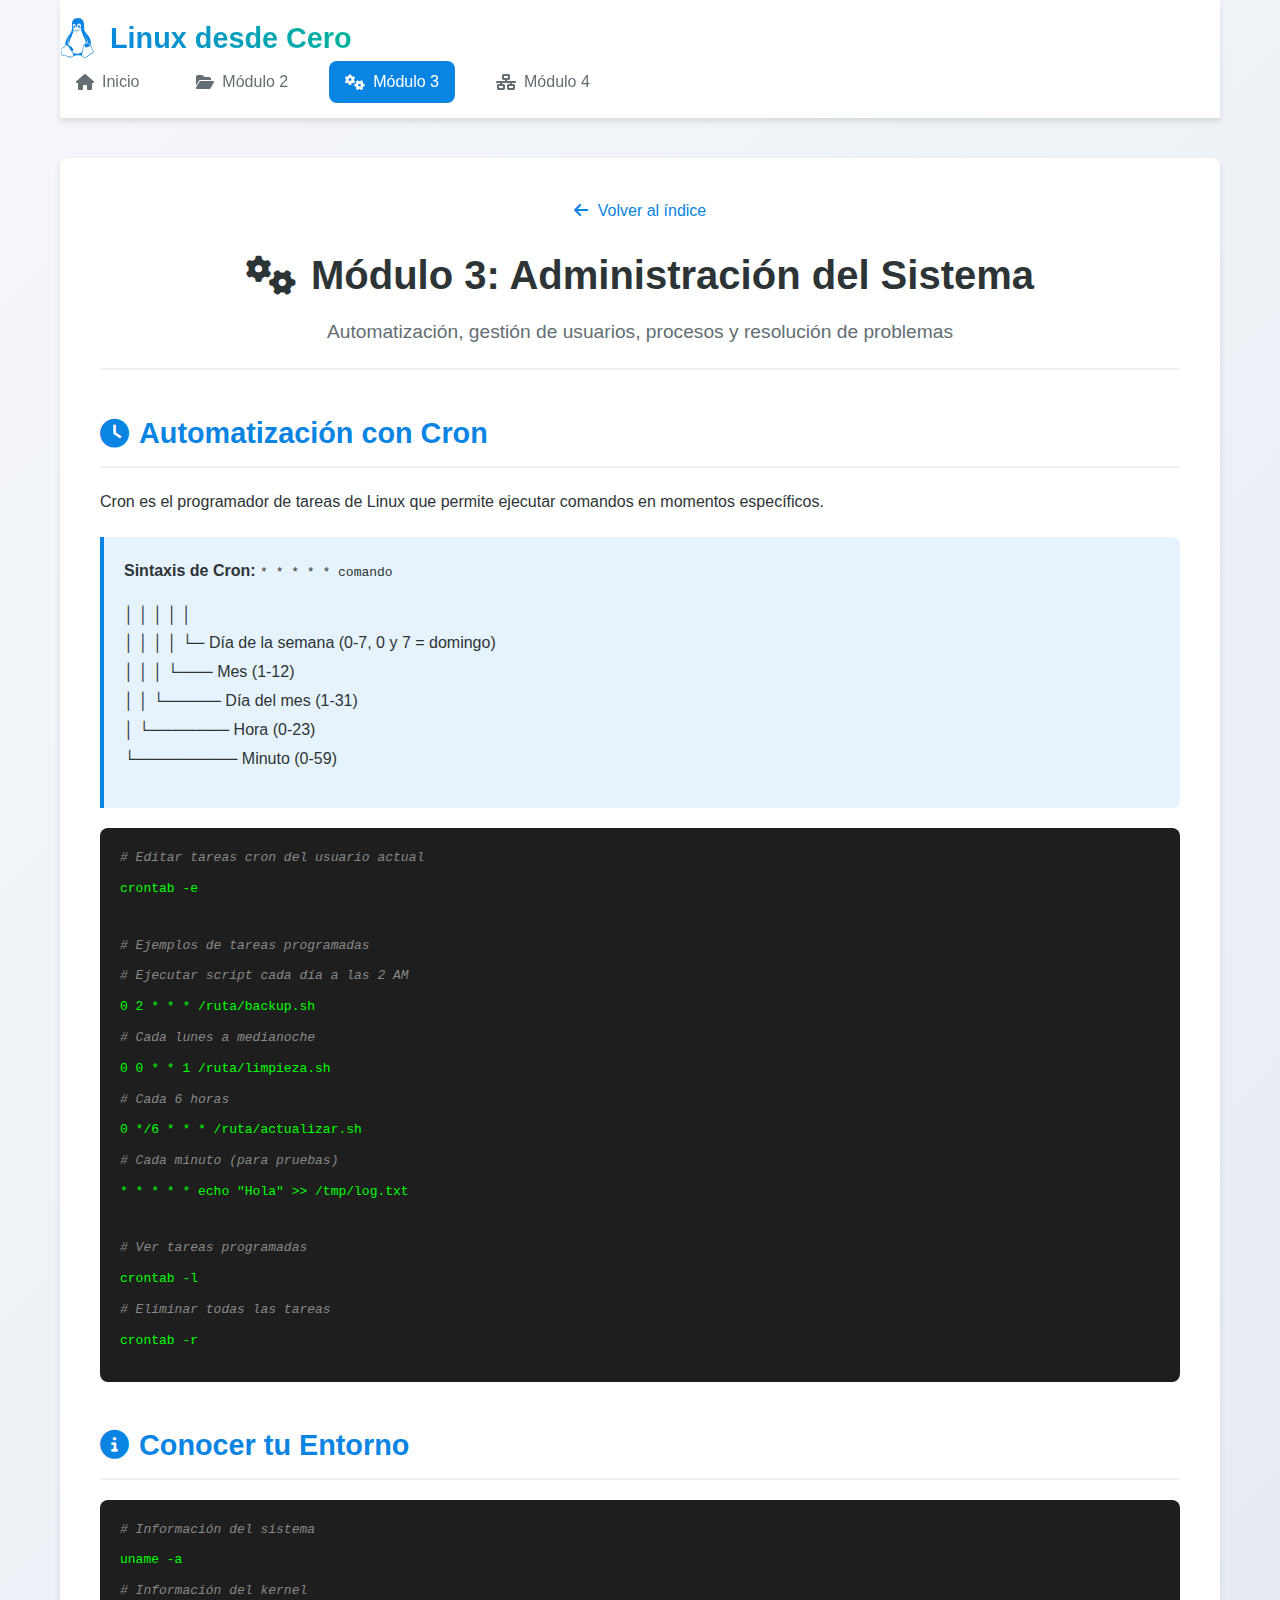
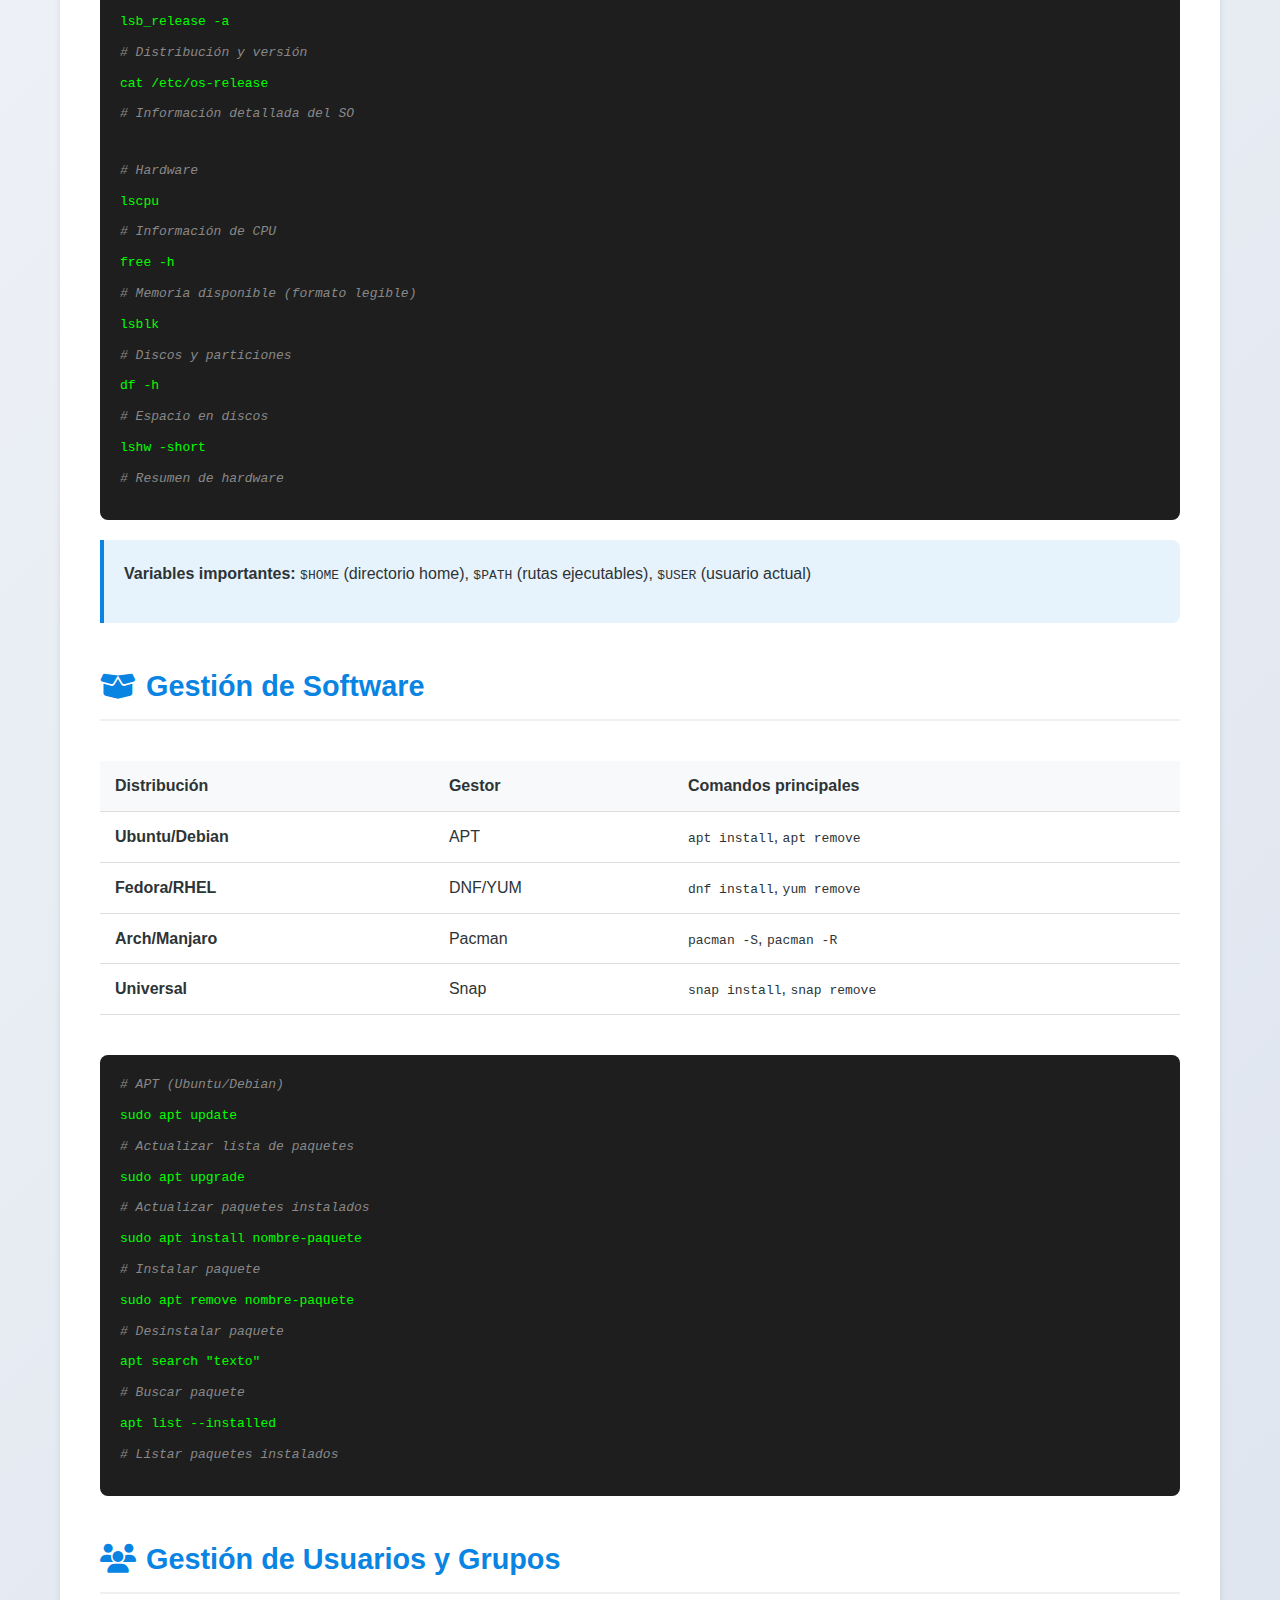
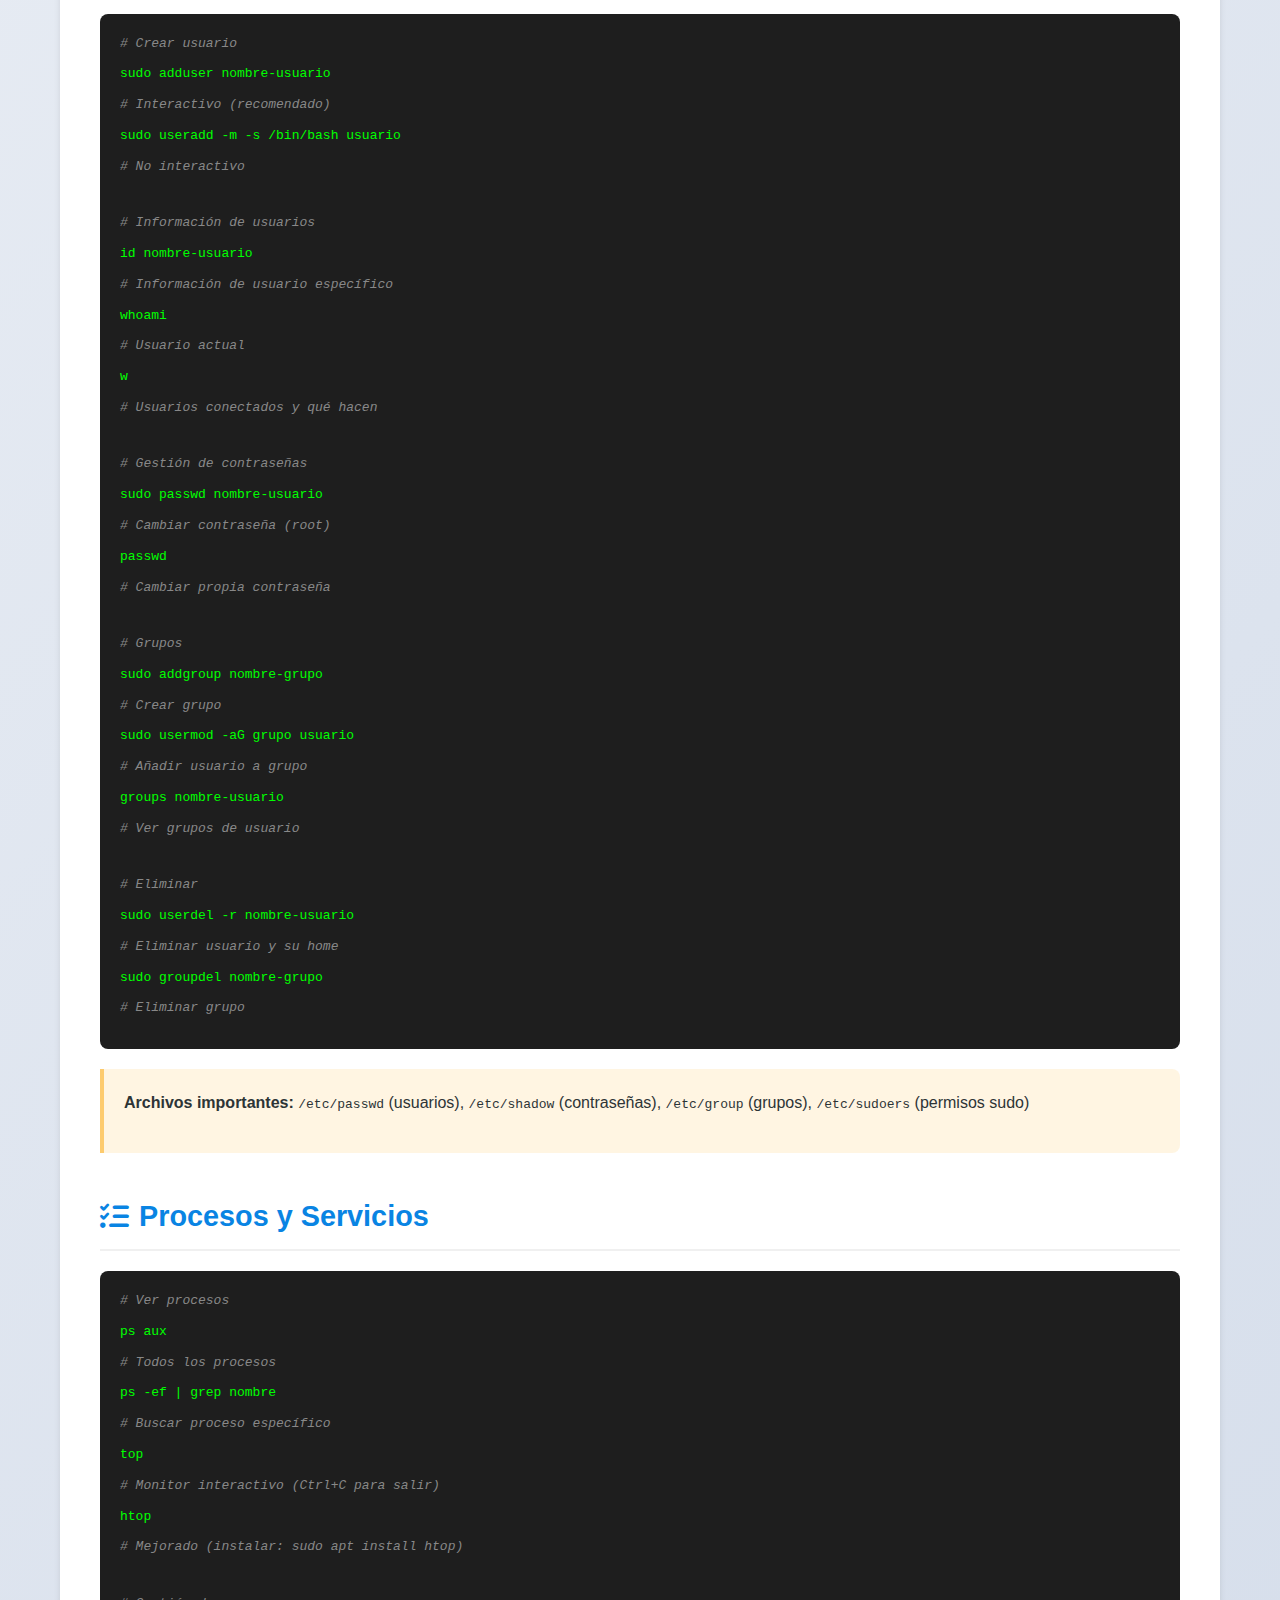
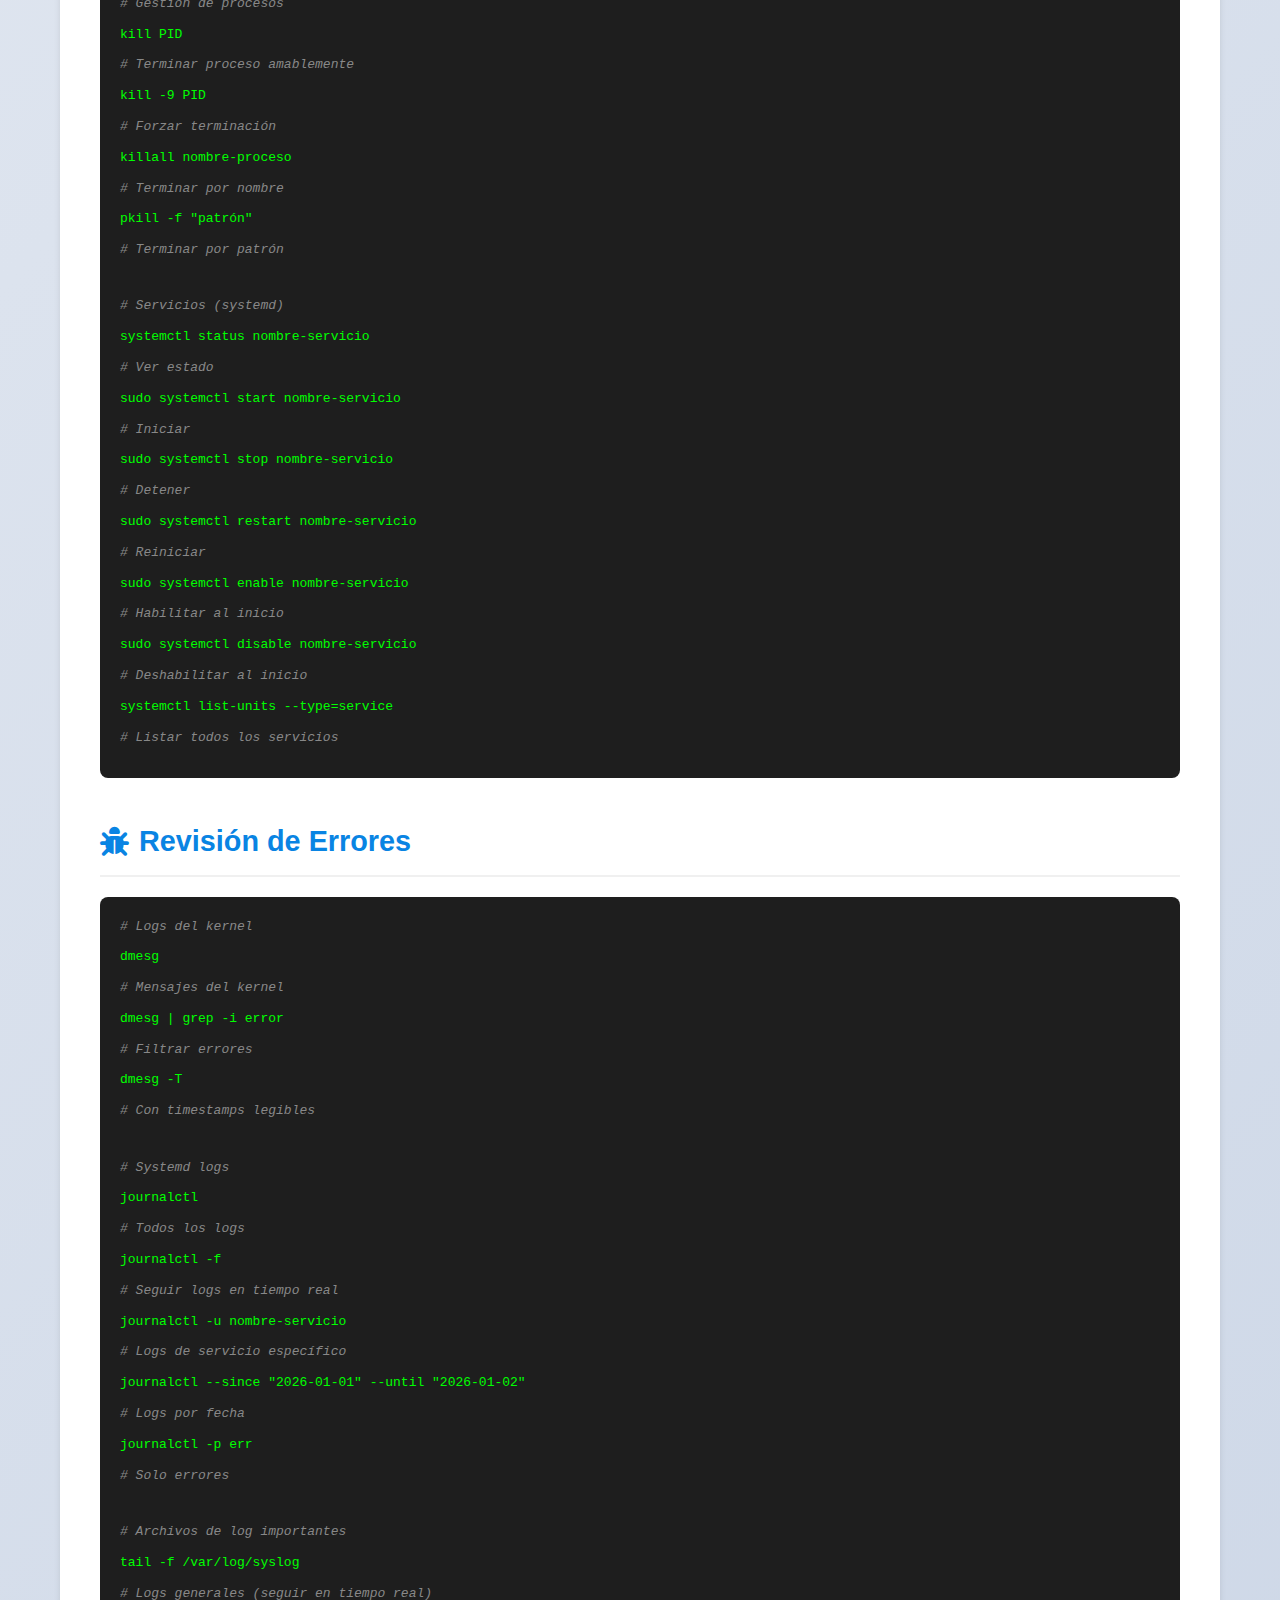
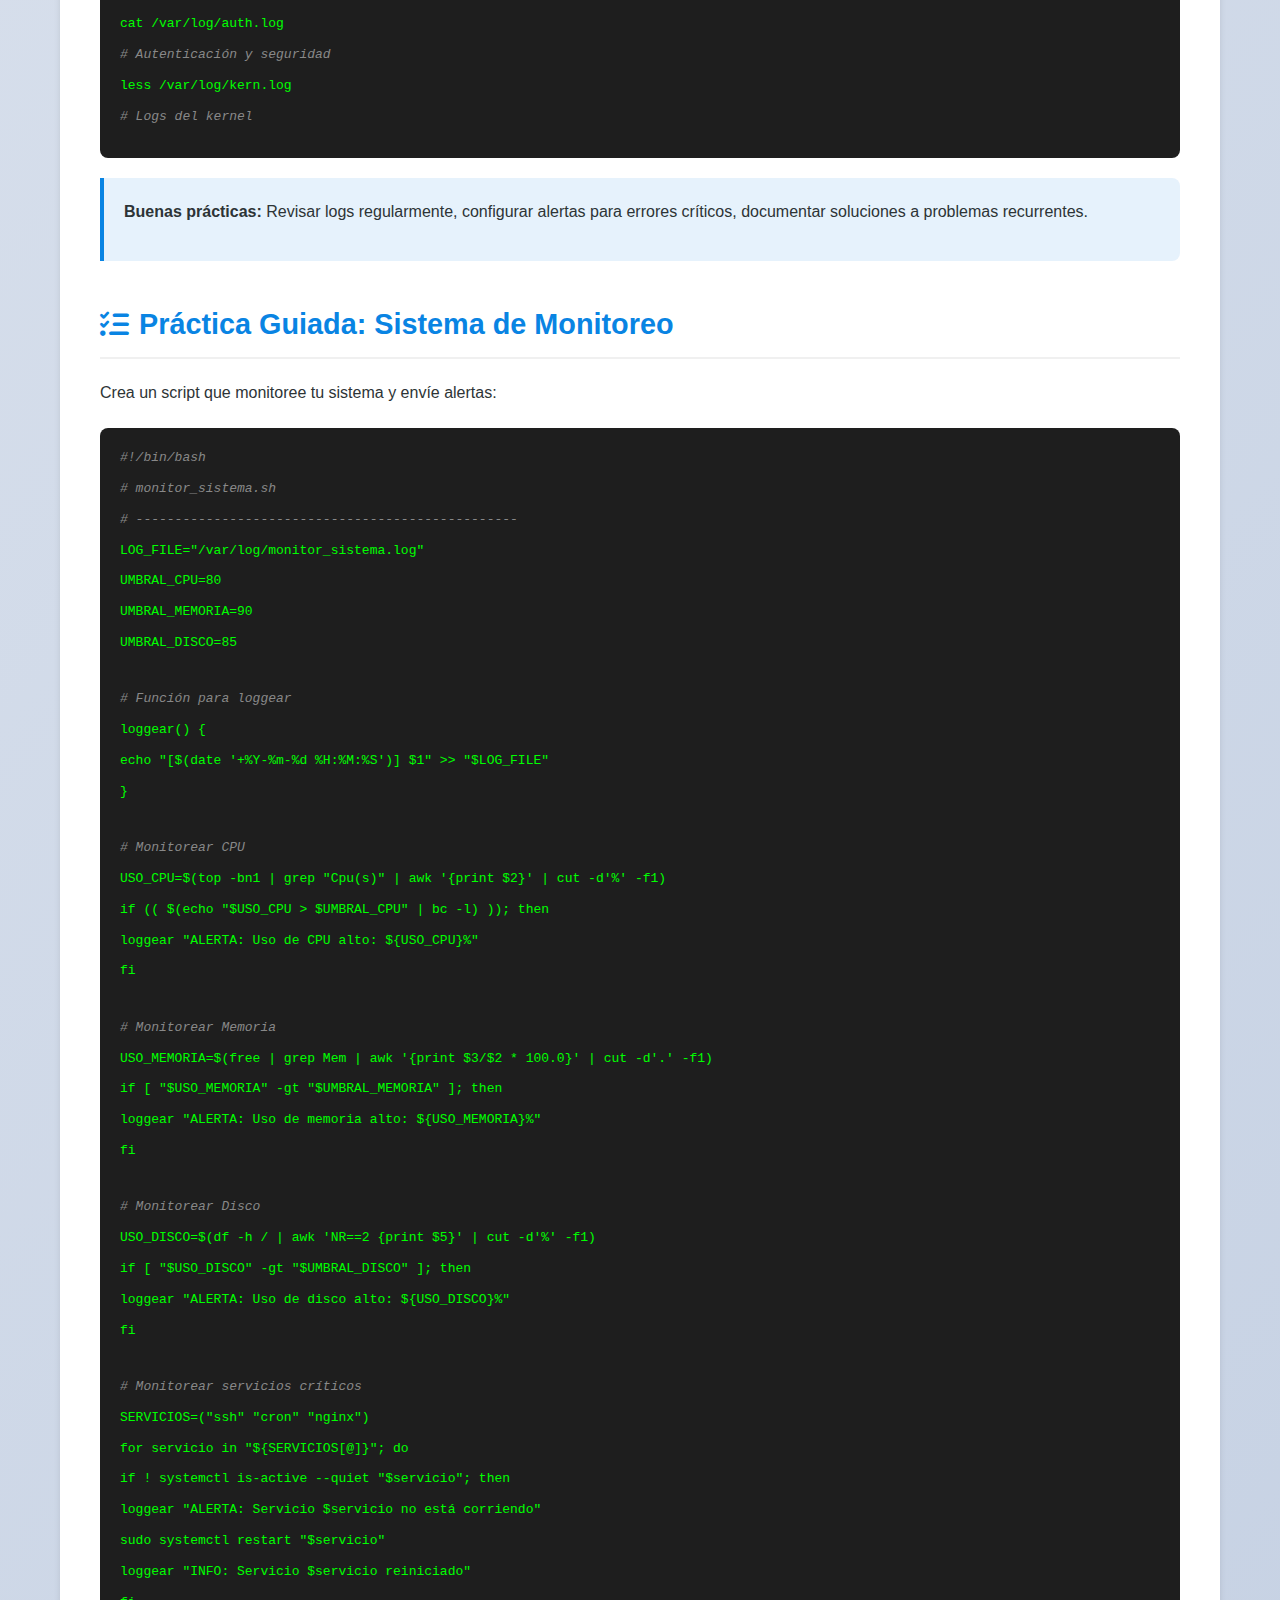
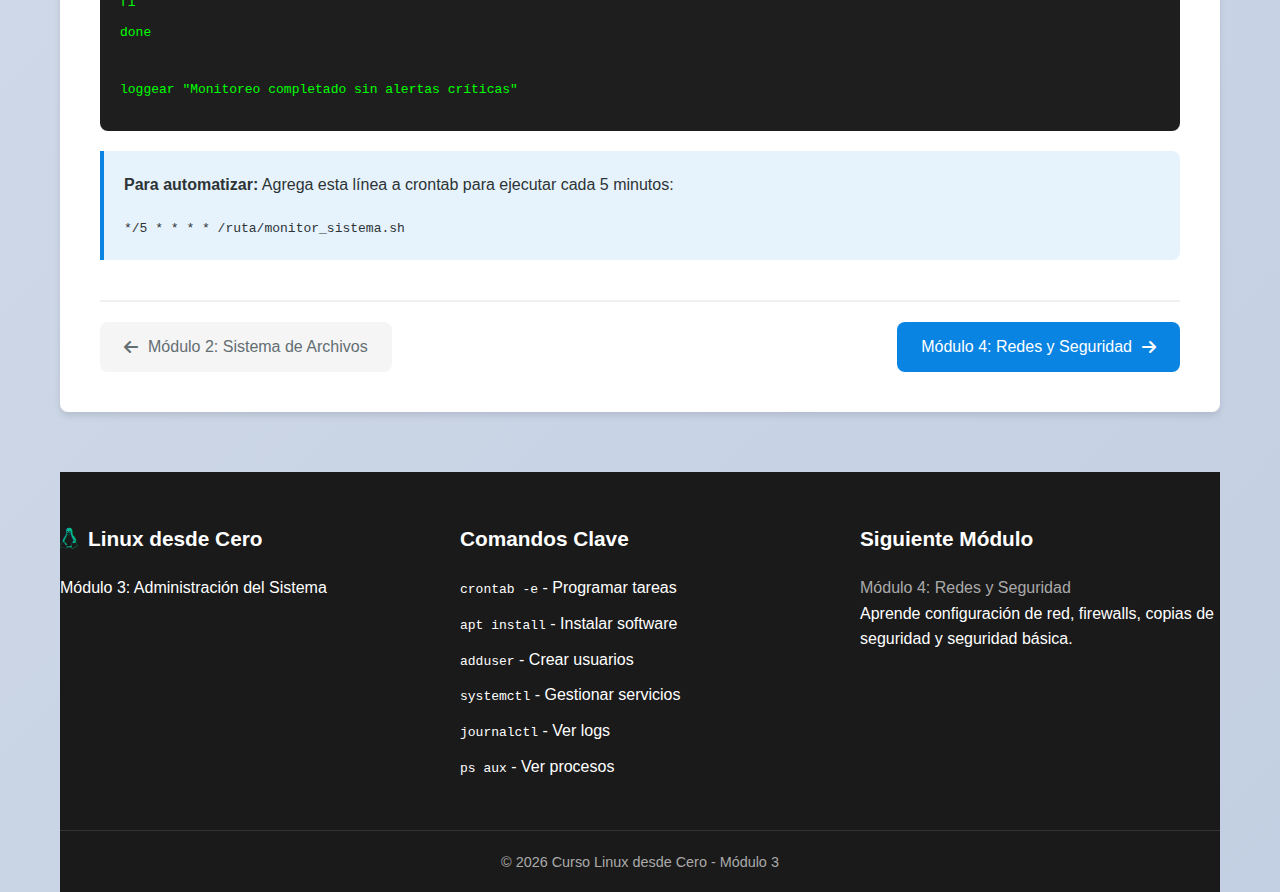
<file: linux-curso-desde-cero/modulo3.html>
<!DOCTYPE html>
<html lang="es">
<head>
    <meta charset="UTF-8">
    <meta name="viewport" content="width=device-width, initial-scale=1.0">
    <title>Módulo 3: Administración del Sistema | Curso Linux</title>
    <link rel="stylesheet" href="styles.css">
    <link rel="stylesheet" href="https://cdnjs.cloudflare.com/ajax/libs/font-awesome/6.4.0/css/all.min.css">
</head>
<body>
<div class="container">
    <!-- Header -->
    <header class="header">
        <div class="logo">
            <i class="fab fa-linux"></i>
            <h1>Linux desde Cero</h1>
        </div>
        <nav class="navbar">
            <a href="index.html"><i class="fas fa-home"></i> Inicio</a>
            <a href="modulo2.html"><i class="fas fa-folder-open"></i> Módulo 2</a>
            <a href="modulo3.html" class="active"><i class="fas fa-cogs"></i> Módulo 3</a>
            <a href="modulo4.html"><i class="fas fa-network-wired"></i> Módulo 4</a>
        </nav>
    </header>

    <!-- Módulo 3 Content -->
    <main class="module-content">
        <div class="module-header">
            <a href="index.html" class="back-to-index"><i class="fas fa-arrow-left"></i> Volver al índice</a>
            <h1 class="module-title"><i class="fas fa-cogs"></i> Módulo 3: Administración del Sistema</h1>
            <p class="module-subtitle">Automatización, gestión de usuarios, procesos y resolución de problemas</p>
        </div>

        <!-- Sección 3.1 -->
        <section class="section" id="cron">
            <h3><i class="fas fa-clock"></i> Automatización con Cron</h3>

            <p>Cron es el programador de tareas de Linux que permite ejecutar comandos en momentos específicos.</p>

            <div class="info-box">
                <p><strong>Sintaxis de Cron:</strong> <code>* * * * * comando</code></p>
                <p>│ │ │ │ │<br>│ │ │ │ └─ Día de la semana (0-7, 0 y 7 = domingo)<br>│ │ │ └─── Mes (1-12)<br>│ │ └───── Día del mes (1-31)<br>│ └─────── Hora (0-23)<br>└───────── Minuto (0-59)</p>
            </div>

            <div class="command-box">
                <code class="comment"># Editar tareas cron del usuario actual</code>
                <code>crontab -e</code>

                <br><code class="comment"># Ejemplos de tareas programadas</code>
                <code class="comment"># Ejecutar script cada día a las 2 AM</code>
                <code>0 2 * * * /ruta/backup.sh</code>

                <code class="comment"># Cada lunes a medianoche</code>
                <code>0 0 * * 1 /ruta/limpieza.sh</code>

                <code class="comment"># Cada 6 horas</code>
                <code>0 */6 * * * /ruta/actualizar.sh</code>

                <code class="comment"># Cada minuto (para pruebas)</code>
                <code>* * * * * echo "Hola" >> /tmp/log.txt</code>

                <br><code class="comment"># Ver tareas programadas</code>
                <code>crontab -l</code>

                <code class="comment"># Eliminar todas las tareas</code>
                <code>crontab -r</code>
            </div>
        </section>

        <!-- Sección 3.2 -->
        <section class="section" id="conocer-entorno">
            <h3><i class="fas fa-info-circle"></i> Conocer tu Entorno</h3>

            <div class="command-box">
                <code class="comment"># Información del sistema</code>
                <code>uname -a</code>
                <code class="comment"># Información del kernel</code>

                <code>lsb_release -a</code>
                <code class="comment"># Distribución y versión</code>

                <code>cat /etc/os-release</code>
                <code class="comment"># Información detallada del SO</code>

                <br><code class="comment"># Hardware</code>
                <code>lscpu</code>
                <code class="comment"># Información de CPU</code>

                <code>free -h</code>
                <code class="comment"># Memoria disponible (formato legible)</code>

                <code>lsblk</code>
                <code class="comment"># Discos y particiones</code>

                <code>df -h</code>
                <code class="comment"># Espacio en discos</code>

                <code>lshw -short</code>
                <code class="comment"># Resumen de hardware</code>
            </div>

            <div class="info-box">
                <p><strong>Variables importantes:</strong> <code>$HOME</code> (directorio home), <code>$PATH</code> (rutas ejecutables), <code>$USER</code> (usuario actual)</p>
            </div>
        </section>

        <!-- Sección 3.3 -->
        <section class="section" id="gestion-software">
            <h3><i class="fas fa-box-open"></i> Gestión de Software</h3>

            <div class="table-container">
                <table>
                    <thead>
                    <tr>
                        <th>Distribución</th>
                        <th>Gestor</th>
                        <th>Comandos principales</th>
                    </tr>
                    </thead>
                    <tbody>
                    <tr>
                        <td><strong>Ubuntu/Debian</strong></td>
                        <td>APT</td>
                        <td><code>apt install</code>, <code>apt remove</code></td>
                    </tr>
                    <tr>
                        <td><strong>Fedora/RHEL</strong></td>
                        <td>DNF/YUM</td>
                        <td><code>dnf install</code>, <code>yum remove</code></td>
                    </tr>
                    <tr>
                        <td><strong>Arch/Manjaro</strong></td>
                        <td>Pacman</td>
                        <td><code>pacman -S</code>, <code>pacman -R</code></td>
                    </tr>
                    <tr>
                        <td><strong>Universal</strong></td>
                        <td>Snap</td>
                        <td><code>snap install</code>, <code>snap remove</code></td>
                    </tr>
                    </tbody>
                </table>
            </div>

            <div class="command-box">
                <code class="comment"># APT (Ubuntu/Debian)</code>
                <code>sudo apt update</code>
                <code class="comment"># Actualizar lista de paquetes</code>

                <code>sudo apt upgrade</code>
                <code class="comment"># Actualizar paquetes instalados</code>

                <code>sudo apt install nombre-paquete</code>
                <code class="comment"># Instalar paquete</code>

                <code>sudo apt remove nombre-paquete</code>
                <code class="comment"># Desinstalar paquete</code>

                <code>apt search "texto"</code>
                <code class="comment"># Buscar paquete</code>

                <code>apt list --installed</code>
                <code class="comment"># Listar paquetes instalados</code>
            </div>
        </section>

        <!-- Sección 3.4 -->
        <section class="section" id="usuarios-grupos">
            <h3><i class="fas fa-users"></i> Gestión de Usuarios y Grupos</h3>

            <div class="command-box">
                <code class="comment"># Crear usuario</code>
                <code>sudo adduser nombre-usuario</code>
                <code class="comment"># Interactivo (recomendado)</code>

                <code>sudo useradd -m -s /bin/bash usuario</code>
                <code class="comment"># No interactivo</code>

                <br><code class="comment"># Información de usuarios</code>
                <code>id nombre-usuario</code>
                <code class="comment"># Información de usuario específico</code>

                <code>whoami</code>
                <code class="comment"># Usuario actual</code>

                <code>w</code>
                <code class="comment"># Usuarios conectados y qué hacen</code>

                <br><code class="comment"># Gestión de contraseñas</code>
                <code>sudo passwd nombre-usuario</code>
                <code class="comment"># Cambiar contraseña (root)</code>

                <code>passwd</code>
                <code class="comment"># Cambiar propia contraseña</code>

                <br><code class="comment"># Grupos</code>
                <code>sudo addgroup nombre-grupo</code>
                <code class="comment"># Crear grupo</code>

                <code>sudo usermod -aG grupo usuario</code>
                <code class="comment"># Añadir usuario a grupo</code>

                <code>groups nombre-usuario</code>
                <code class="comment"># Ver grupos de usuario</code>

                <br><code class="comment"># Eliminar</code>
                <code>sudo userdel -r nombre-usuario</code>
                <code class="comment"># Eliminar usuario y su home</code>

                <code>sudo groupdel nombre-grupo</code>
                <code class="comment"># Eliminar grupo</code>
            </div>

            <div class="warning-box">
                <p><strong>Archivos importantes:</strong> <code>/etc/passwd</code> (usuarios), <code>/etc/shadow</code> (contraseñas), <code>/etc/group</code> (grupos), <code>/etc/sudoers</code> (permisos sudo)</p>
            </div>
        </section>

        <!-- Sección 3.5 -->
        <section class="section" id="procesos-servicios">
            <h3><i class="fas fa-tasks"></i> Procesos y Servicios</h3>

            <div class="command-box">
                <code class="comment"># Ver procesos</code>
                <code>ps aux</code>
                <code class="comment"># Todos los procesos</code>

                <code>ps -ef | grep nombre</code>
                <code class="comment"># Buscar proceso específico</code>

                <code>top</code>
                <code class="comment"># Monitor interactivo (Ctrl+C para salir)</code>

                <code>htop</code>
                <code class="comment"># Mejorado (instalar: sudo apt install htop)</code>

                <br><code class="comment"># Gestión de procesos</code>
                <code>kill PID</code>
                <code class="comment"># Terminar proceso amablemente</code>

                <code>kill -9 PID</code>
                <code class="comment"># Forzar terminación</code>

                <code>killall nombre-proceso</code>
                <code class="comment"># Terminar por nombre</code>

                <code>pkill -f "patrón"</code>
                <code class="comment"># Terminar por patrón</code>

                <br><code class="comment"># Servicios (systemd)</code>
                <code>systemctl status nombre-servicio</code>
                <code class="comment"># Ver estado</code>

                <code>sudo systemctl start nombre-servicio</code>
                <code class="comment"># Iniciar</code>

                <code>sudo systemctl stop nombre-servicio</code>
                <code class="comment"># Detener</code>

                <code>sudo systemctl restart nombre-servicio</code>
                <code class="comment"># Reiniciar</code>

                <code>sudo systemctl enable nombre-servicio</code>
                <code class="comment"># Habilitar al inicio</code>

                <code>sudo systemctl disable nombre-servicio</code>
                <code class="comment"># Deshabilitar al inicio</code>

                <code>systemctl list-units --type=service</code>
                <code class="comment"># Listar todos los servicios</code>
            </div>
        </section>

        <!-- Sección 3.6 -->
        <section class="section" id="errores">
            <h3><i class="fas fa-bug"></i> Revisión de Errores</h3>

            <div class="command-box">
                <code class="comment"># Logs del kernel</code>
                <code>dmesg</code>
                <code class="comment"># Mensajes del kernel</code>

                <code>dmesg | grep -i error</code>
                <code class="comment"># Filtrar errores</code>

                <code>dmesg -T</code>
                <code class="comment"># Con timestamps legibles</code>

                <br><code class="comment"># Systemd logs</code>
                <code>journalctl</code>
                <code class="comment"># Todos los logs</code>

                <code>journalctl -f</code>
                <code class="comment"># Seguir logs en tiempo real</code>

                <code>journalctl -u nombre-servicio</code>
                <code class="comment"># Logs de servicio específico</code>

                <code>journalctl --since "2026-01-01" --until "2026-01-02"</code>
                <code class="comment"># Logs por fecha</code>

                <code>journalctl -p err</code>
                <code class="comment"># Solo errores</code>

                <br><code class="comment"># Archivos de log importantes</code>
                <code>tail -f /var/log/syslog</code>
                <code class="comment"># Logs generales (seguir en tiempo real)</code>

                <code>cat /var/log/auth.log</code>
                <code class="comment"># Autenticación y seguridad</code>

                <code>less /var/log/kern.log</code>
                <code class="comment"># Logs del kernel</code>
            </div>

            <div class="info-box">
                <p><strong>Buenas prácticas:</strong> Revisar logs regularmente, configurar alertas para errores críticos, documentar soluciones a problemas recurrentes.</p>
            </div>
        </section>

        <!-- Sección 3.7 -->
        <section class="section" id="practica">
            <h3><i class="fas fa-tasks"></i> Práctica Guiada: Sistema de Monitoreo</h3>

            <p>Crea un script que monitoree tu sistema y envíe alertas:</p>

            <div class="command-box">
                <code class="comment">#!/bin/bash</code>
                <code class="comment"># monitor_sistema.sh</code>
                <code class="comment"># -------------------------------------------------</code>
                <code>LOG_FILE="/var/log/monitor_sistema.log"</code>
                <code>UMBRAL_CPU=80</code>
                <code>UMBRAL_MEMORIA=90</code>
                <code>UMBRAL_DISCO=85</code>
                <br>
                <code class="comment"># Función para loggear</code>
                <code>loggear() {</code>
                <code>    echo "[$(date '+%Y-%m-%d %H:%M:%S')] $1" >> "$LOG_FILE"</code>
                <code>}</code>
                <br>
                <code class="comment"># Monitorear CPU</code>
                <code>USO_CPU=$(top -bn1 | grep "Cpu(s)" | awk '{print $2}' | cut -d'%' -f1)</code>
                <code>if (( $(echo "$USO_CPU > $UMBRAL_CPU" | bc -l) )); then</code>
                <code>    loggear "ALERTA: Uso de CPU alto: ${USO_CPU}%"</code>
                <code>fi</code>
                <br>
                <code class="comment"># Monitorear Memoria</code>
                <code>USO_MEMORIA=$(free | grep Mem | awk '{print $3/$2 * 100.0}' | cut -d'.' -f1)</code>
                <code>if [ "$USO_MEMORIA" -gt "$UMBRAL_MEMORIA" ]; then</code>
                <code>    loggear "ALERTA: Uso de memoria alto: ${USO_MEMORIA}%"</code>
                <code>fi</code>
                <br>
                <code class="comment"># Monitorear Disco</code>
                <code>USO_DISCO=$(df -h / | awk 'NR==2 {print $5}' | cut -d'%' -f1)</code>
                <code>if [ "$USO_DISCO" -gt "$UMBRAL_DISCO" ]; then</code>
                <code>    loggear "ALERTA: Uso de disco alto: ${USO_DISCO}%"</code>
                <code>fi</code>
                <br>
                <code class="comment"># Monitorear servicios críticos</code>
                <code>SERVICIOS=("ssh" "cron" "nginx")</code>
                <code>for servicio in "${SERVICIOS[@]}"; do</code>
                <code>    if ! systemctl is-active --quiet "$servicio"; then</code>
                <code>        loggear "ALERTA: Servicio $servicio no está corriendo"</code>
                <code>        sudo systemctl restart "$servicio"</code>
                <code>        loggear "INFO: Servicio $servicio reiniciado"</code>
                <code>    fi</code>
                <code>done</code>
                <br>
                <code>loggear "Monitoreo completado sin alertas críticas"</code>
            </div>

            <div class="info-box">
                <p><strong>Para automatizar:</strong> Agrega esta línea a crontab para ejecutar cada 5 minutos:</p>
                <code>*/5 * * * * /ruta/monitor_sistema.sh</code>
            </div>
        </section>

        <!-- Navegación entre módulos -->
        <div class="navigation-buttons">
            <a href="modulo2.html" class="nav-btn prev"><i class="fas fa-arrow-left"></i> Módulo 2: Sistema de Archivos</a>
            <a href="modulo4.html" class="nav-btn next">Módulo 4: Redes y Seguridad <i class="fas fa-arrow-right"></i></a>
        </div>
    </main>

    <!-- Footer -->
    <footer class="footer">
        <div class="footer-content">
            <div class="footer-section">
                <h4><i class="fab fa-linux"></i> Linux desde Cero</h4>
                <p>Módulo 3: Administración del Sistema</p>
            </div>
            <div class="footer-section">
                <h4>Comandos Clave</h4>
                <ul>
                    <li><code>crontab -e</code> - Programar tareas</li>
                    <li><code>apt install</code> - Instalar software</li>
                    <li><code>adduser</code> - Crear usuarios</li>
                    <li><code>systemctl</code> - Gestionar servicios</li>
                    <li><code>journalctl</code> - Ver logs</li>
                    <li><code>ps aux</code> - Ver procesos</li>
                </ul>
            </div>
            <div class="footer-section">
                <h4>Siguiente Módulo</h4>
                <p><a href="modulo4.html">Módulo 4: Redes y Seguridad</a></p>
                <p>Aprende configuración de red, firewalls, copias de seguridad y seguridad básica.</p>
            </div>
        </div>
        <div class="footer-bottom">
            <p>© 2026 Curso Linux desde Cero - Módulo 3</p>
        </div>
    </footer>
</div>

<script>
    // Smooth scrolling para enlaces internos
    document.querySelectorAll('a[href^="#"]').forEach(anchor => {
        anchor.addEventListener('click', function(e) {
            e.preventDefault();
            const targetId = this.getAttribute('href');
            if(targetId === '#') return;

            const targetElement = document.querySelector(targetId);
            if(targetElement) {
                window.scrollTo({
                    top: targetElement.offsetTop - 100,
                    behavior: 'smooth'
                });
            }
        });
    });
</script>
</body>
</html>
</file>
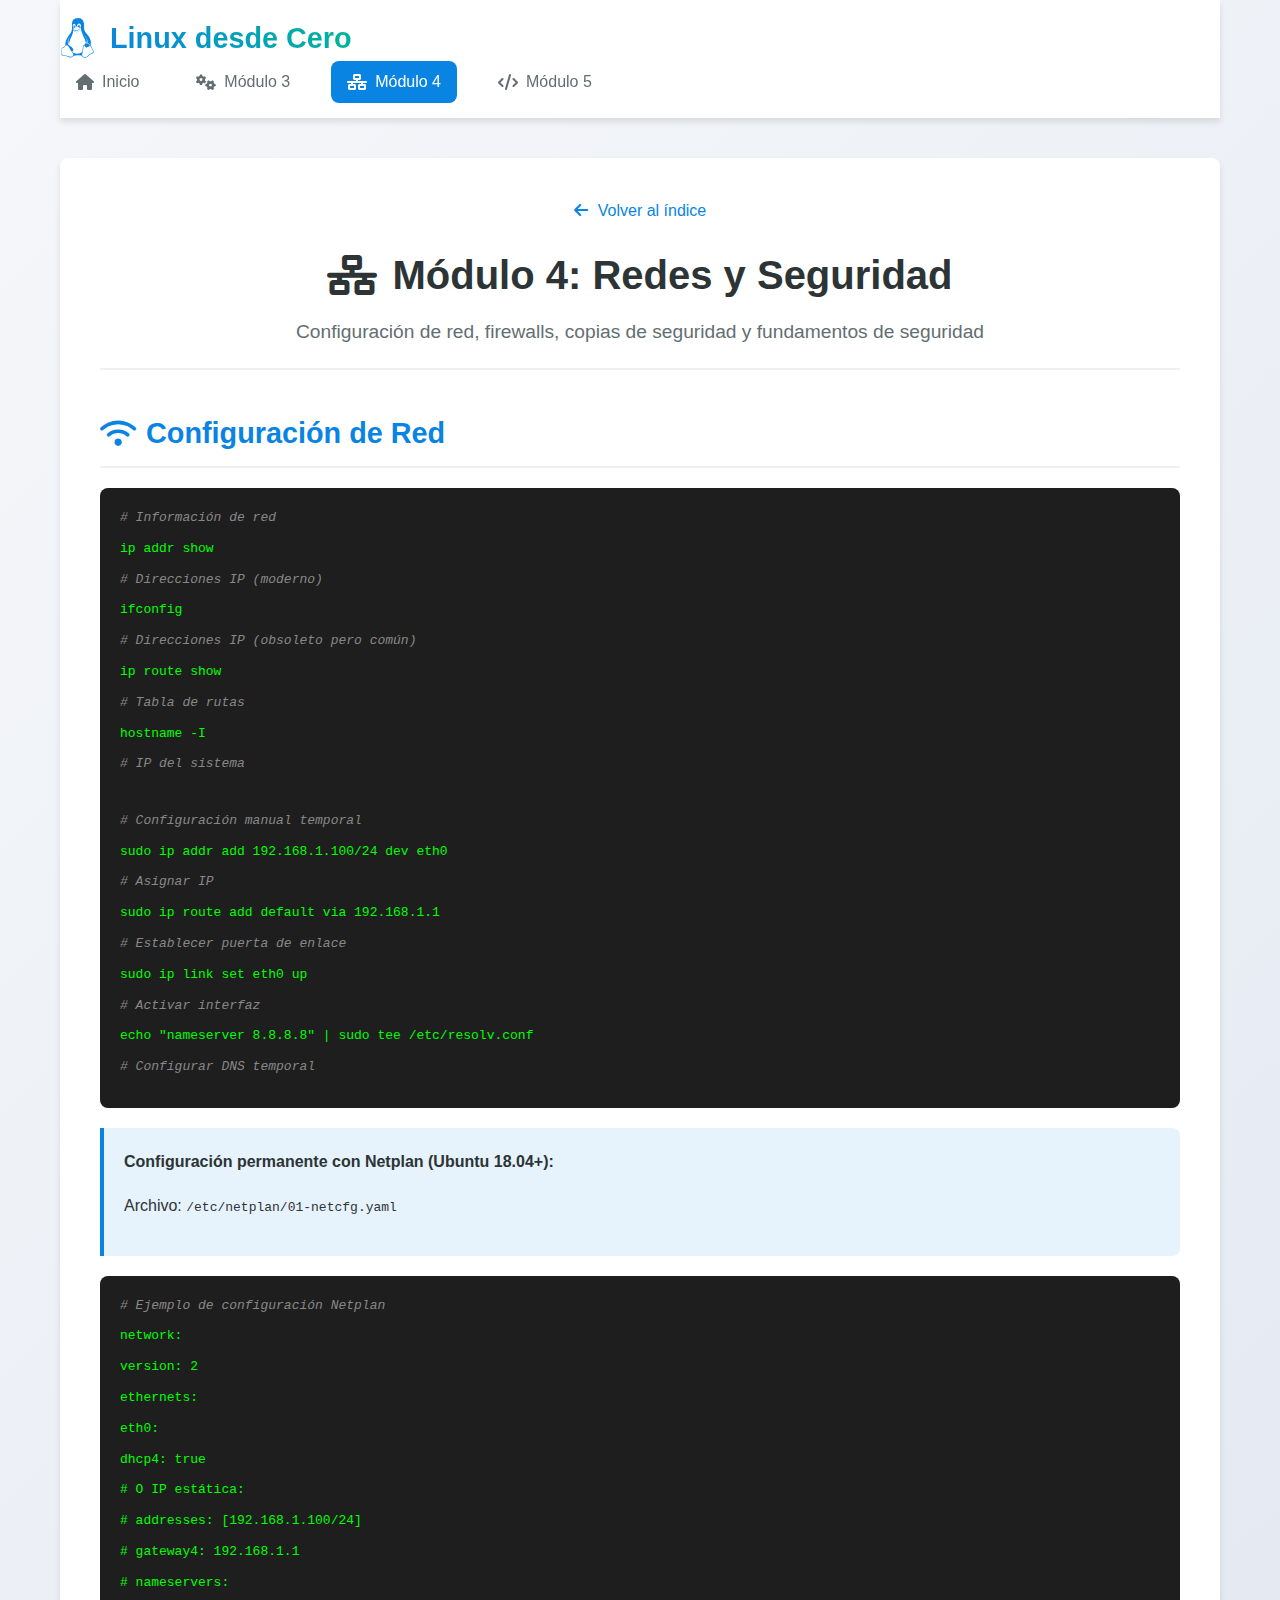
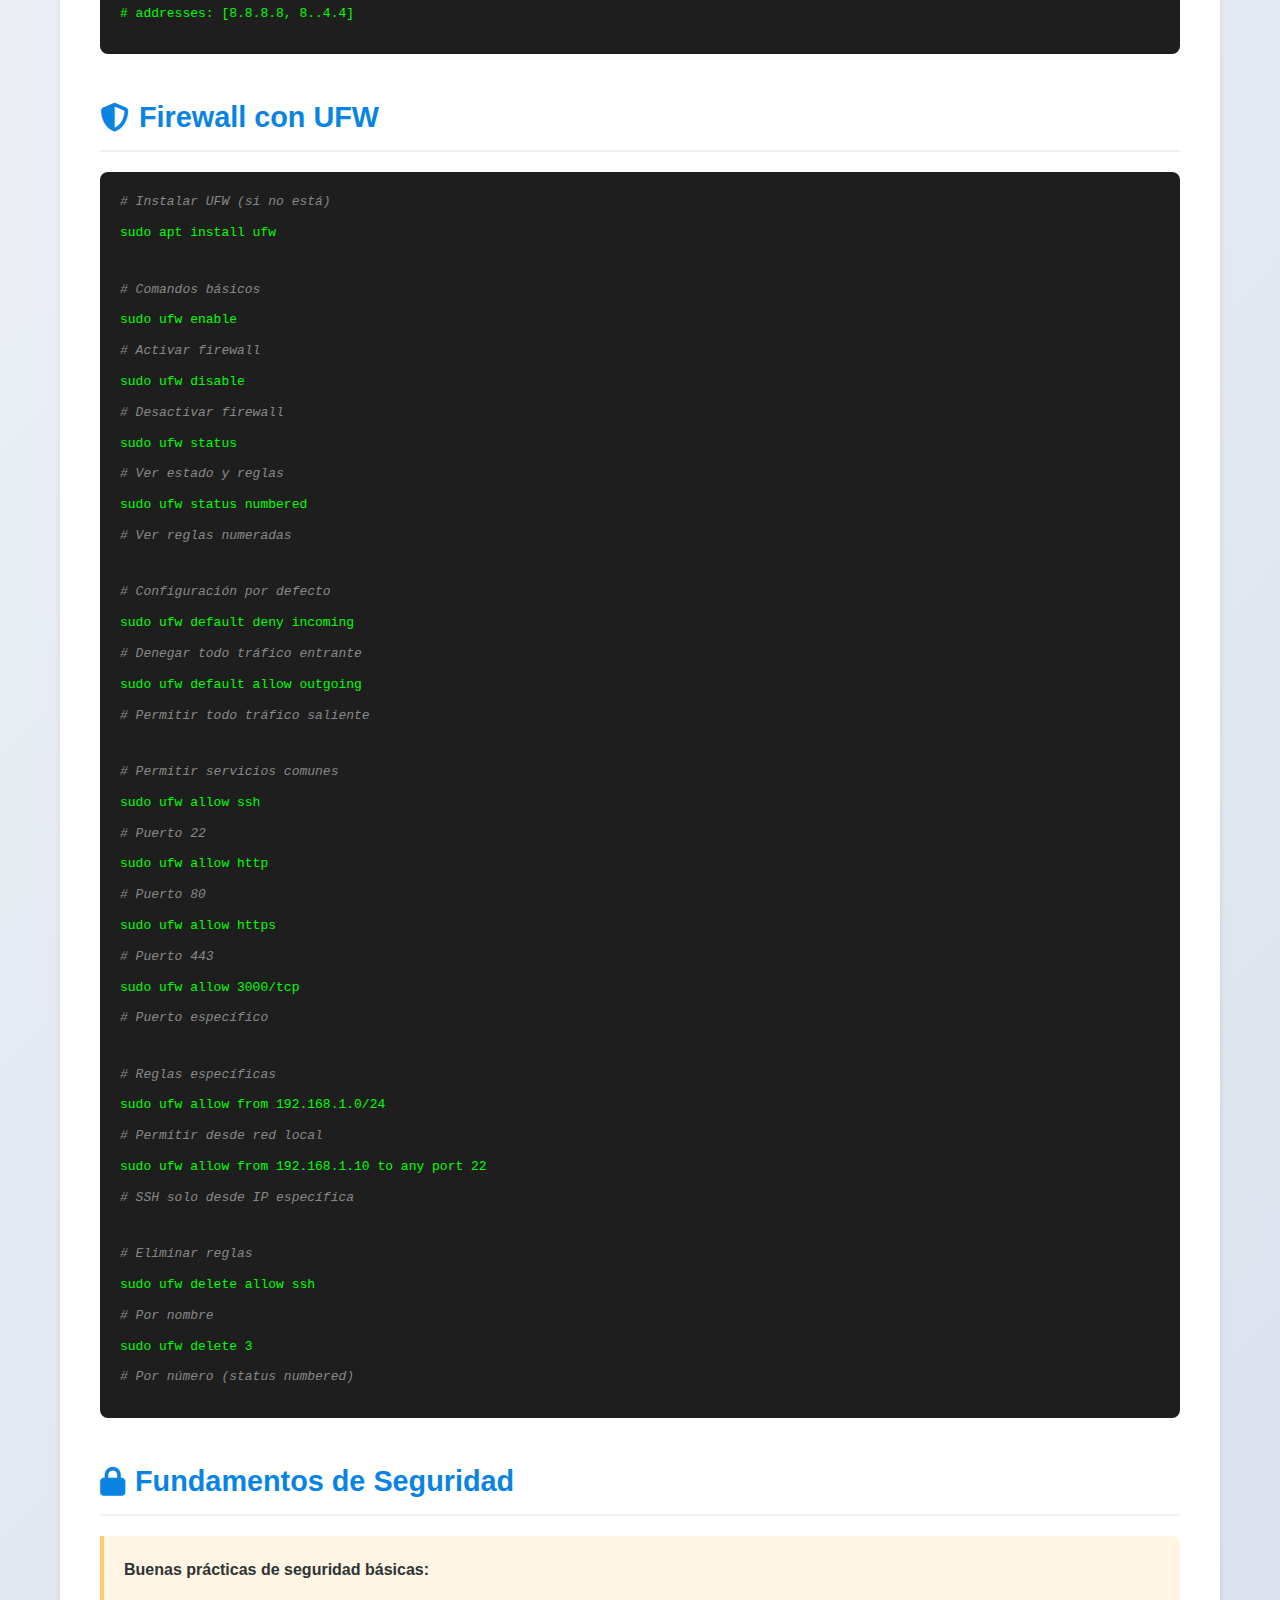
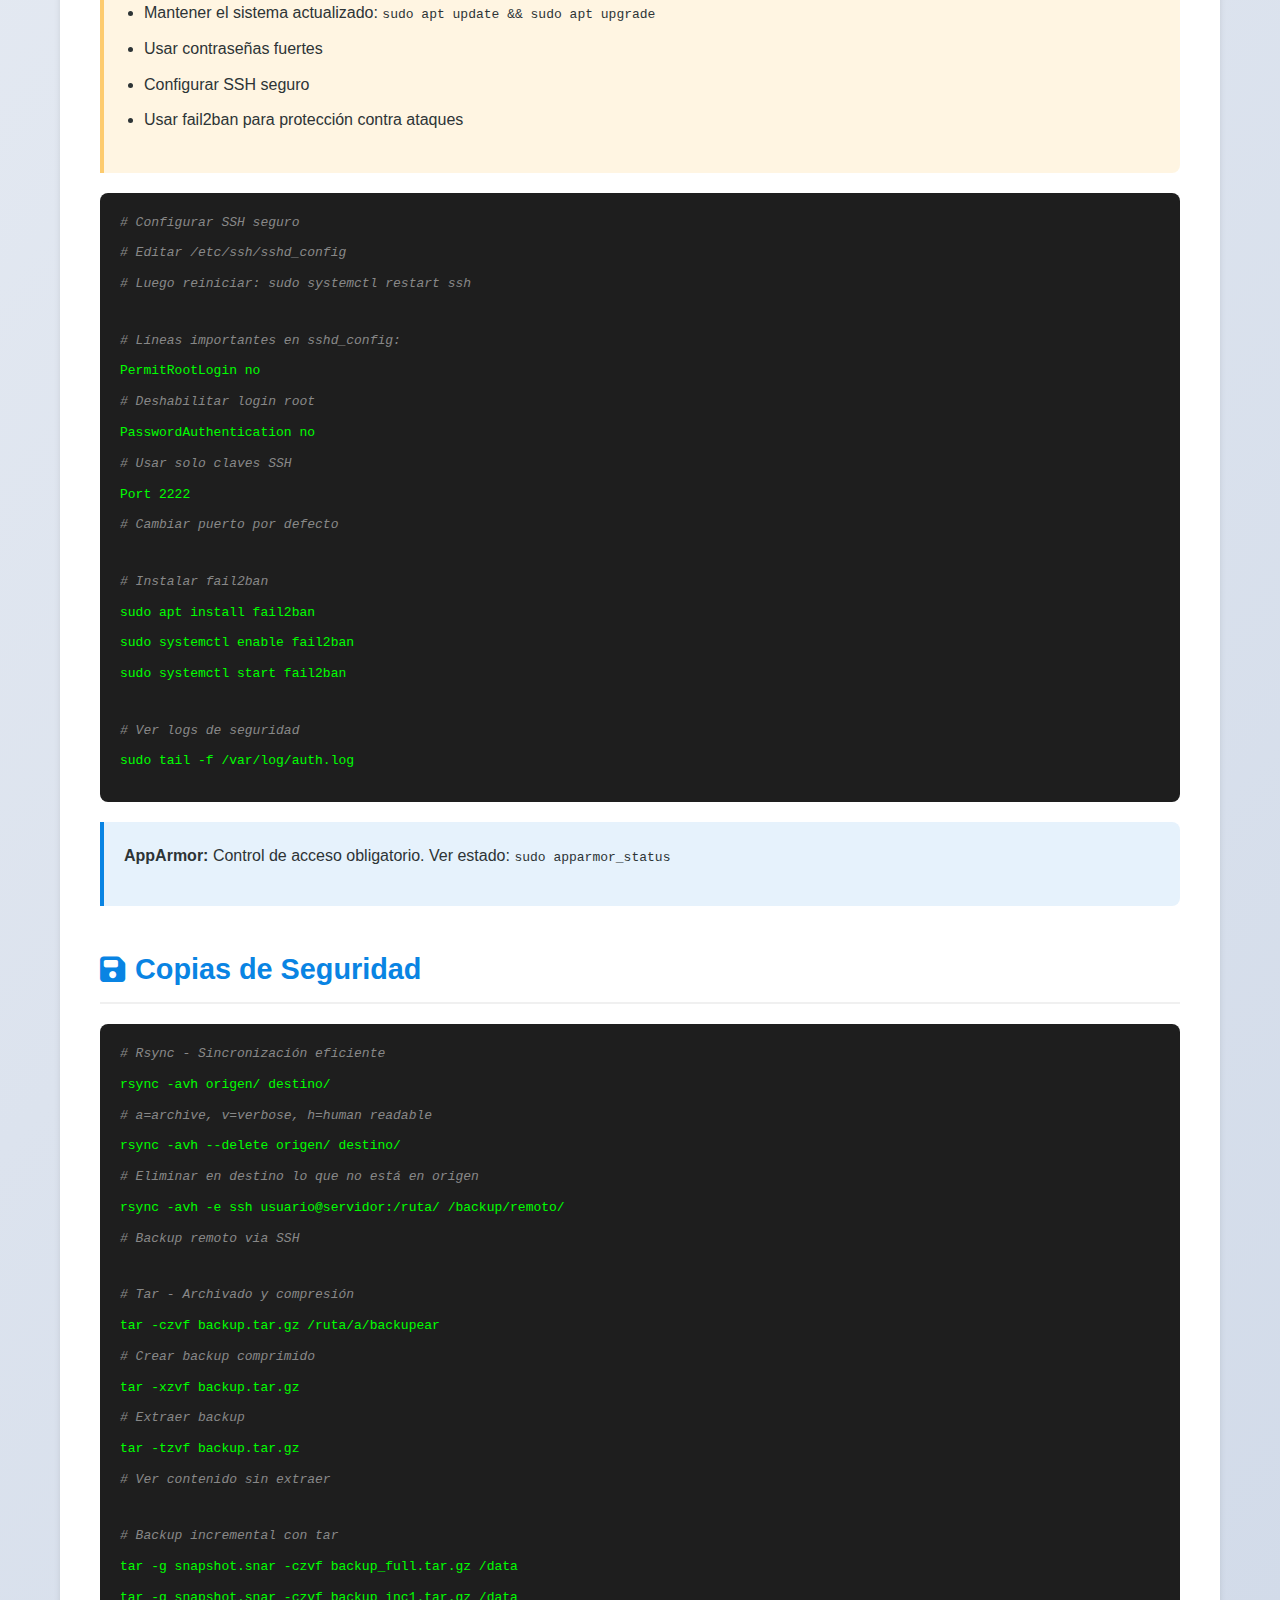
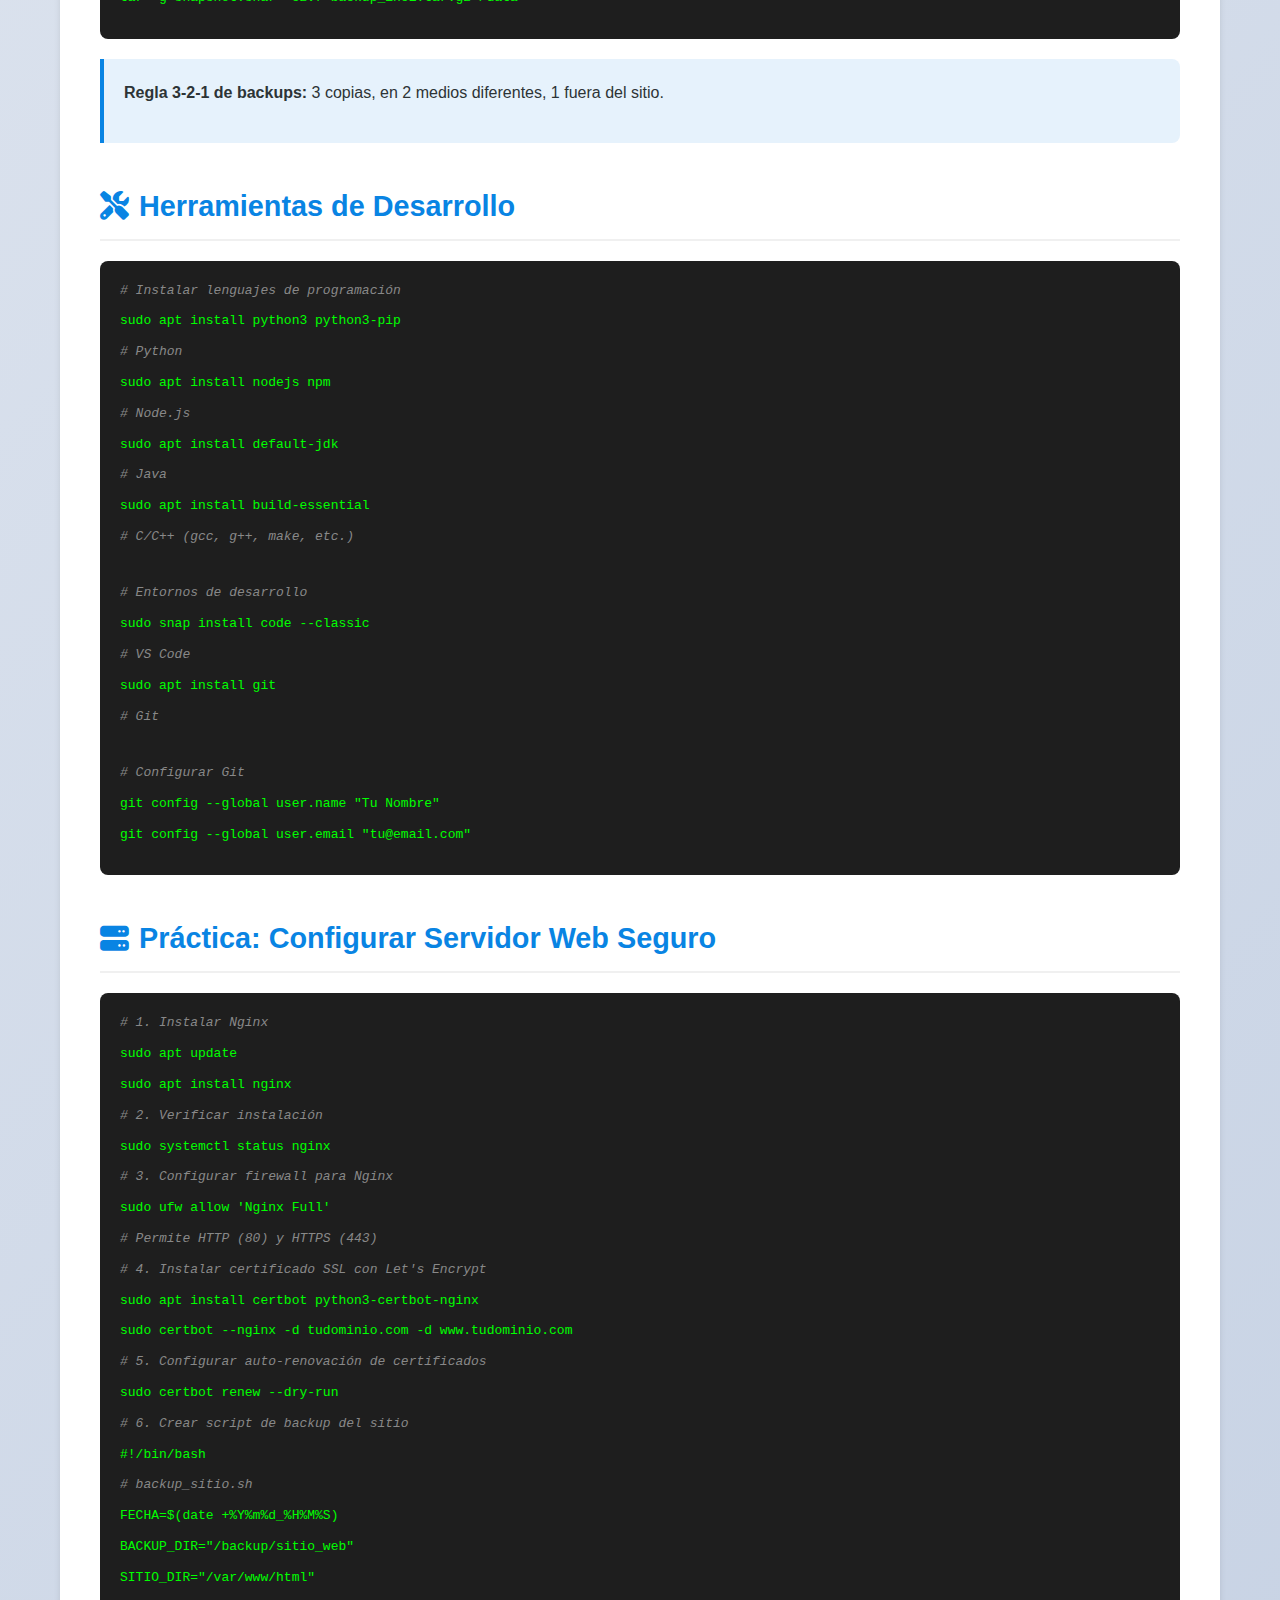
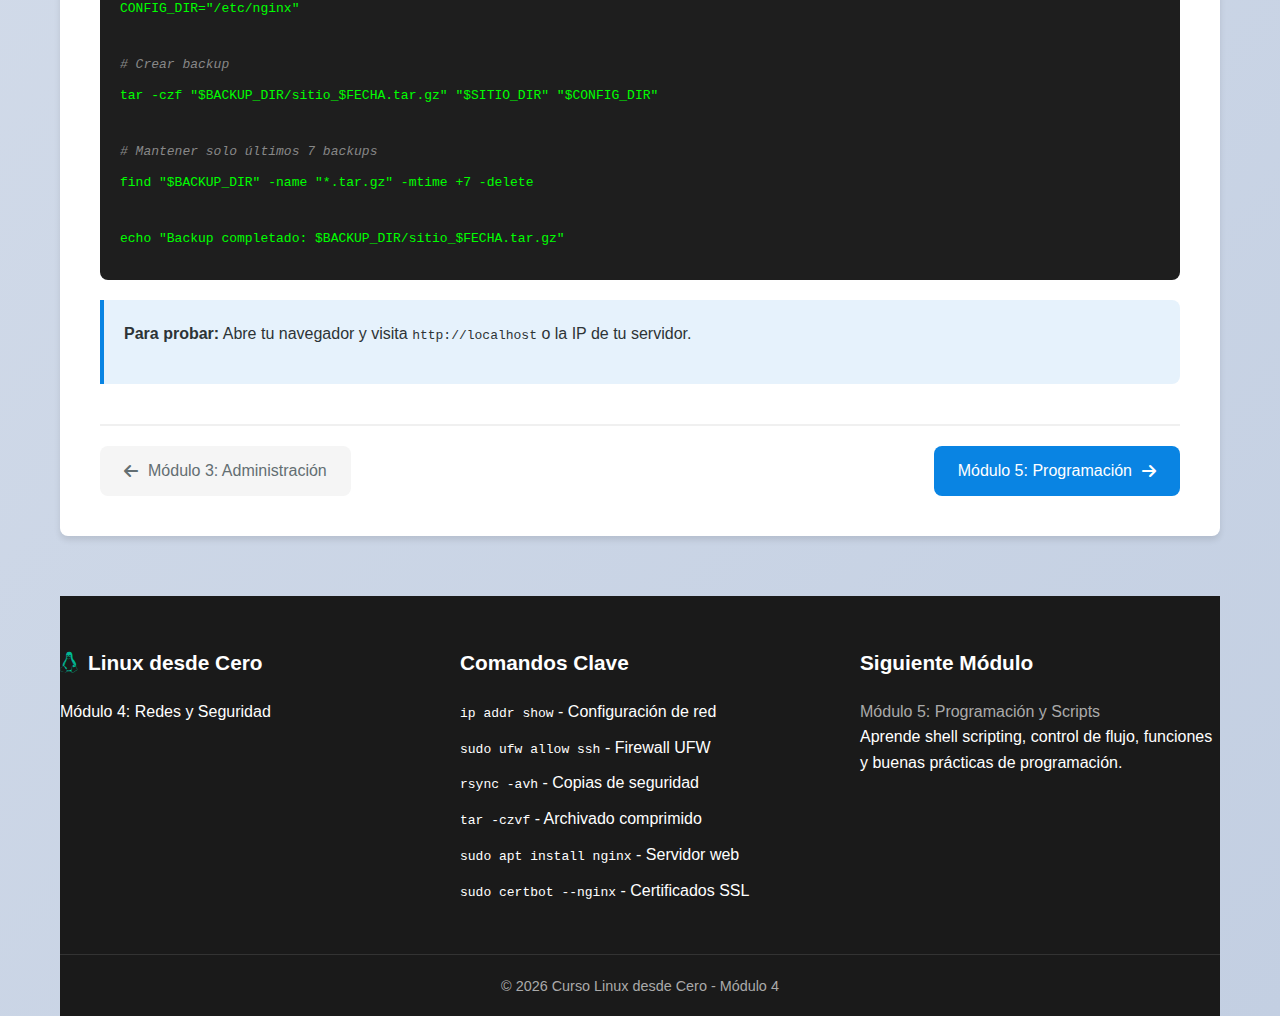
<file: linux-curso-desde-cero/modulo4.html>
<!DOCTYPE html>
<html lang="es">
<head>
    <meta charset="UTF-8">
    <meta name="viewport" content="width=device-width, initial-scale=1.0">
    <title>Módulo 4: Redes y Seguridad | Curso Linux</title>
    <link rel="stylesheet" href="styles.css">
    <link rel="stylesheet" href="https://cdnjs.cloudflare.com/ajax/libs/font-awesome/6.4.0/css/all.min.css">
</head>
<body>
<div class="container">
    <!-- Header -->
    <header class="header">
        <div class="logo">
            <i class="fab fa-linux"></i>
            <h1>Linux desde Cero</h1>
        </div>
        <nav class="navbar">
            <a href="index.html"><i class="fas fa-home"></i> Inicio</a>
            <a href="modulo3.html"><i class="fas fa-cogs"></i> Módulo 3</a>
            <a href="modulo4.html" class="active"><i class="fas fa-network-wired"></i> Módulo 4</a>
            <a href="modulo5.html"><i class="fas fa-code"></i> Módulo 5</a>
        </nav>
    </header>

    <!-- Módulo 4 Content -->
    <main class="module-content">
        <div class="module-header">
            <a href="index.html" class="back-to-index"><i class="fas fa-arrow-left"></i> Volver al índice</a>
            <h1 class="module-title"><i class="fas fa-network-wired"></i> Módulo 4: Redes y Seguridad</h1>
            <p class="module-subtitle">Configuración de red, firewalls, copias de seguridad y fundamentos de seguridad</p>
        </div>

        <!-- Sección 4.1 -->
        <section class="section" id="configuracion-red">
            <h3><i class="fas fa-wifi"></i> Configuración de Red</h3>

            <div class="command-box">
                <code class="comment"># Información de red</code>
                <code>ip addr show</code>
                <code class="comment"># Direcciones IP (moderno)</code>

                <code>ifconfig</code>
                <code class="comment"># Direcciones IP (obsoleto pero común)</code>

                <code>ip route show</code>
                <code class="comment"># Tabla de rutas</code>

                <code>hostname -I</code>
                <code class="comment"># IP del sistema</code>

                <br><code class="comment"># Configuración manual temporal</code>
                <code>sudo ip addr add 192.168.1.100/24 dev eth0</code>
                <code class="comment"># Asignar IP</code>

                <code>sudo ip route add default via 192.168.1.1</code>
                <code class="comment"># Establecer puerta de enlace</code>

                <code>sudo ip link set eth0 up</code>
                <code class="comment"># Activar interfaz</code>

                <code>echo "nameserver 8.8.8.8" | sudo tee /etc/resolv.conf</code>
                <code class="comment"># Configurar DNS temporal</code>
            </div>

            <div class="info-box">
                <p><strong>Configuración permanente con Netplan (Ubuntu 18.04+):</strong></p>
                <p>Archivo: <code>/etc/netplan/01-netcfg.yaml</code></p>
            </div>

            <div class="command-box">
                <code class="comment"># Ejemplo de configuración Netplan</code>
                <code>network:</code>
                <code>  version: 2</code>
                <code>  ethernets:</code>
                <code>    eth0:</code>
                <code>      dhcp4: true</code>
                <code>      # O IP estática:</code>
                <code>      # addresses: [192.168.1.100/24]</code>
                <code>      # gateway4: 192.168.1.1</code>
                <code>      # nameservers:</code>
                <code>      #   addresses: [8.8.8.8, 8..4.4]</code>
            </div>
        </section>

        <!-- Sección 4.2 -->
        <section class="section" id="firewall">
            <h3><i class="fas fa-shield-alt"></i> Firewall con UFW</h3>

            <div class="command-box">
                <code class="comment"># Instalar UFW (si no está)</code>
                <code>sudo apt install ufw</code>

                <br><code class="comment"># Comandos básicos</code>
                <code>sudo ufw enable</code>
                <code class="comment"># Activar firewall</code>

                <code>sudo ufw disable</code>
                <code class="comment"># Desactivar firewall</code>

                <code>sudo ufw status</code>
                <code class="comment"># Ver estado y reglas</code>

                <code>sudo ufw status numbered</code>
                <code class="comment"># Ver reglas numeradas</code>

                <br><code class="comment"># Configuración por defecto</code>
                <code>sudo ufw default deny incoming</code>
                <code class="comment"># Denegar todo tráfico entrante</code>

                <code>sudo ufw default allow outgoing</code>
                <code class="comment"># Permitir todo tráfico saliente</code>

                <br><code class="comment"># Permitir servicios comunes</code>
                <code>sudo ufw allow ssh</code>
                <code class="comment"># Puerto 22</code>

                <code>sudo ufw allow http</code>
                <code class="comment"># Puerto 80</code>

                <code>sudo ufw allow https</code>
                <code class="comment"># Puerto 443</code>

                <code>sudo ufw allow 3000/tcp</code>
                <code class="comment"># Puerto específico</code>

                <br><code class="comment"># Reglas específicas</code>
                <code>sudo ufw allow from 192.168.1.0/24</code>
                <code class="comment"># Permitir desde red local</code>

                <code>sudo ufw allow from 192.168.1.10 to any port 22</code>
                <code class="comment"># SSH solo desde IP específica</code>

                <br><code class="comment"># Eliminar reglas</code>
                <code>sudo ufw delete allow ssh</code>
                <code class="comment"># Por nombre</code>

                <code>sudo ufw delete 3</code>
                <code class="comment"># Por número (status numbered)</code>
            </div>
        </section>

        <!-- Sección 4.3 -->
        <section class="section" id="seguridad">
            <h3><i class="fas fa-lock"></i> Fundamentos de Seguridad</h3>

            <div class="warning-box">
                <p><strong>Buenas prácticas de seguridad básicas:</strong></p>
                <ul>
                    <li>Mantener el sistema actualizado: <code>sudo apt update && sudo apt upgrade</code></li>
                    <li>Usar contraseñas fuertes</li>
                    <li>Configurar SSH seguro</li>
                    <li>Usar fail2ban para protección contra ataques</li>
                </ul>
            </div>

            <div class="command-box">
                <code class="comment"># Configurar SSH seguro</code>
                <code class="comment"># Editar /etc/ssh/sshd_config</code>
                <code class="comment"># Luego reiniciar: sudo systemctl restart ssh</code>

                <br><code class="comment"># Líneas importantes en sshd_config:</code>
                <code>PermitRootLogin no</code>
                <code class="comment"># Deshabilitar login root</code>

                <code>PasswordAuthentication no</code>
                <code class="comment"># Usar solo claves SSH</code>

                <code>Port 2222</code>
                <code class="comment"># Cambiar puerto por defecto</code>

                <br><code class="comment"># Instalar fail2ban</code>
                <code>sudo apt install fail2ban</code>

                <code>sudo systemctl enable fail2ban</code>

                <code>sudo systemctl start fail2ban</code>

                <br><code class="comment"># Ver logs de seguridad</code>
                <code>sudo tail -f /var/log/auth.log</code>
            </div>

            <div class="info-box">
                <p><strong>AppArmor:</strong> Control de acceso obligatorio. Ver estado: <code>sudo apparmor_status</code></p>
            </div>
        </section>

        <!-- Sección 4.4 -->
        <section class="section" id="backups">
            <h3><i class="fas fa-save"></i> Copias de Seguridad</h3>

            <div class="command-box">
                <code class="comment"># Rsync - Sincronización eficiente</code>
                <code>rsync -avh origen/ destino/</code>
                <code class="comment"># a=archive, v=verbose, h=human readable</code>

                <code>rsync -avh --delete origen/ destino/</code>
                <code class="comment"># Eliminar en destino lo que no está en origen</code>

                <code>rsync -avh -e ssh usuario@servidor:/ruta/ /backup/remoto/</code>
                <code class="comment"># Backup remoto via SSH</code>

                <br><code class="comment"># Tar - Archivado y compresión</code>
                <code>tar -czvf backup.tar.gz /ruta/a/backupear</code>
                <code class="comment"># Crear backup comprimido</code>

                <code>tar -xzvf backup.tar.gz</code>
                <code class="comment"># Extraer backup</code>

                <code>tar -tzvf backup.tar.gz</code>
                <code class="comment"># Ver contenido sin extraer</code>

                <br><code class="comment"># Backup incremental con tar</code>
                <code>tar -g snapshot.snar -czvf backup_full.tar.gz /data</code>

                <code>tar -g snapshot.snar -czvf backup_inc1.tar.gz /data</code>
            </div>

            <div class="info-box">
                <p><strong>Regla 3-2-1 de backups:</strong> 3 copias, en 2 medios diferentes, 1 fuera del sitio.</p>
            </div>
        </section>

        <!-- Sección 4.5 -->
        <section class="section" id="herramientas-desarrollo">
            <h3><i class="fas fa-tools"></i> Herramientas de Desarrollo</h3>

            <div class="command-box">
                <code class="comment"># Instalar lenguajes de programación</code>
                <code>sudo apt install python3 python3-pip</code>
                <code class="comment"># Python</code>

                <code>sudo apt install nodejs npm</code>
                <code class="comment"># Node.js</code>

                <code>sudo apt install default-jdk</code>
                <code class="comment"># Java</code>

                <code>sudo apt install build-essential</code>
                <code class="comment"># C/C++ (gcc, g++, make, etc.)</code>

                <br><code class="comment"># Entornos de desarrollo</code>
                <code>sudo snap install code --classic</code>
                <code class="comment"># VS Code</code>

                <code>sudo apt install git</code>
                <code class="comment"># Git</code>

                <br><code class="comment"># Configurar Git</code>
                <code>git config --global user.name "Tu Nombre"</code>

                <code>git config --global user.email "tu@email.com"</code>
            </div>
        </section>

        <!-- Sección 4.6 -->
        <section class="section" id="practica-red">
            <h3><i class="fas fa-server"></i> Práctica: Configurar Servidor Web Seguro</h3>

            <div class="command-box">
                <code class="comment"># 1. Instalar Nginx</code>
                <code>sudo apt update</code>
                <code>sudo apt install nginx</code>

                <code class="comment"># 2. Verificar instalación</code>
                <code>sudo systemctl status nginx</code>

                <code class="comment"># 3. Configurar firewall para Nginx</code>
                <code>sudo ufw allow 'Nginx Full'</code>
                <code class="comment"># Permite HTTP (80) y HTTPS (443)</code>

                <code class="comment"># 4. Instalar certificado SSL con Let's Encrypt</code>
                <code>sudo apt install certbot python3-certbot-nginx</code>

                <code>sudo certbot --nginx -d tudominio.com -d www.tudominio.com</code>

                <code class="comment"># 5. Configurar auto-renovación de certificados</code>
                <code>sudo certbot renew --dry-run</code>

                <code class="comment"># 6. Crear script de backup del sitio</code>
                <code>#!/bin/bash</code>
                <code class="comment"># backup_sitio.sh</code>
                <code>FECHA=$(date +%Y%m%d_%H%M%S)</code>
                <code>BACKUP_DIR="/backup/sitio_web"</code>
                <code>SITIO_DIR="/var/www/html"</code>
                <code>CONFIG_DIR="/etc/nginx"</code>
                <br>
                <code class="comment"># Crear backup</code>
                <code>tar -czf "$BACKUP_DIR/sitio_$FECHA.tar.gz" "$SITIO_DIR" "$CONFIG_DIR"</code>
                <br>
                <code class="comment"># Mantener solo últimos 7 backups</code>
                <code>find "$BACKUP_DIR" -name "*.tar.gz" -mtime +7 -delete</code>
                <br>
                <code>echo "Backup completado: $BACKUP_DIR/sitio_$FECHA.tar.gz"</code>
            </div>

            <div class="info-box">
                <p><strong>Para probar:</strong> Abre tu navegador y visita <code>http://localhost</code> o la IP de tu servidor.</p>
            </div>
        </section>

        <!-- Navegación entre módulos -->
        <div class="navigation-buttons">
            <a href="modulo3.html" class="nav-btn prev"><i class="fas fa-arrow-left"></i> Módulo 3: Administración</a>
            <a href="modulo5.html" class="nav-btn next">Módulo 5: Programación <i class="fas fa-arrow-right"></i></a>
        </div>
    </main>

    <!-- Footer -->
    <footer class="footer">
        <div class="footer-content">
            <div class="footer-section">
                <h4><i class="fab fa-linux"></i> Linux desde Cero</h4>
                <p>Módulo 4: Redes y Seguridad</p>
            </div>
            <div class="footer-section">
                <h4>Comandos Clave</h4>
                <ul>
                    <li><code>ip addr show</code> - Configuración de red</li>
                    <li><code>sudo ufw allow ssh</code> - Firewall UFW</li>
                    <li><code>rsync -avh</code> - Copias de seguridad</li>
                    <li><code>tar -czvf</code> - Archivado comprimido</li>
                    <li><code>sudo apt install nginx</code> - Servidor web</li>
                    <li><code>sudo certbot --nginx</code> - Certificados SSL</li>
                </ul>
            </div>
            <div class="footer-section">
                <h4>Siguiente Módulo</h4>
                <p><a href="modulo5.html">Módulo 5: Programación y Scripts</a></p>
                <p>Aprende shell scripting, control de flujo, funciones y buenas prácticas de programación.</p>
            </div>
        </div>
        <div class="footer-bottom">
            <p>© 2026 Curso Linux desde Cero - Módulo 4</p>
        </div>
    </footer>
</div>

<script>
    // Smooth scrolling para enlaces internos
    document.querySelectorAll('a[href^="#"]').forEach(anchor => {
        anchor.addEventListener('click', function(e) {
            e.preventDefault();
            const targetId = this.getAttribute('href');
            if(targetId === '#') return;

            const targetElement = document.querySelector(targetId);
            if(targetElement) {
                window.scrollTo({
                    top: targetElement.offsetTop - 100,
                    behavior: 'smooth'
                });
            }
        });
    });
</script>
</body>
</html>
</file>
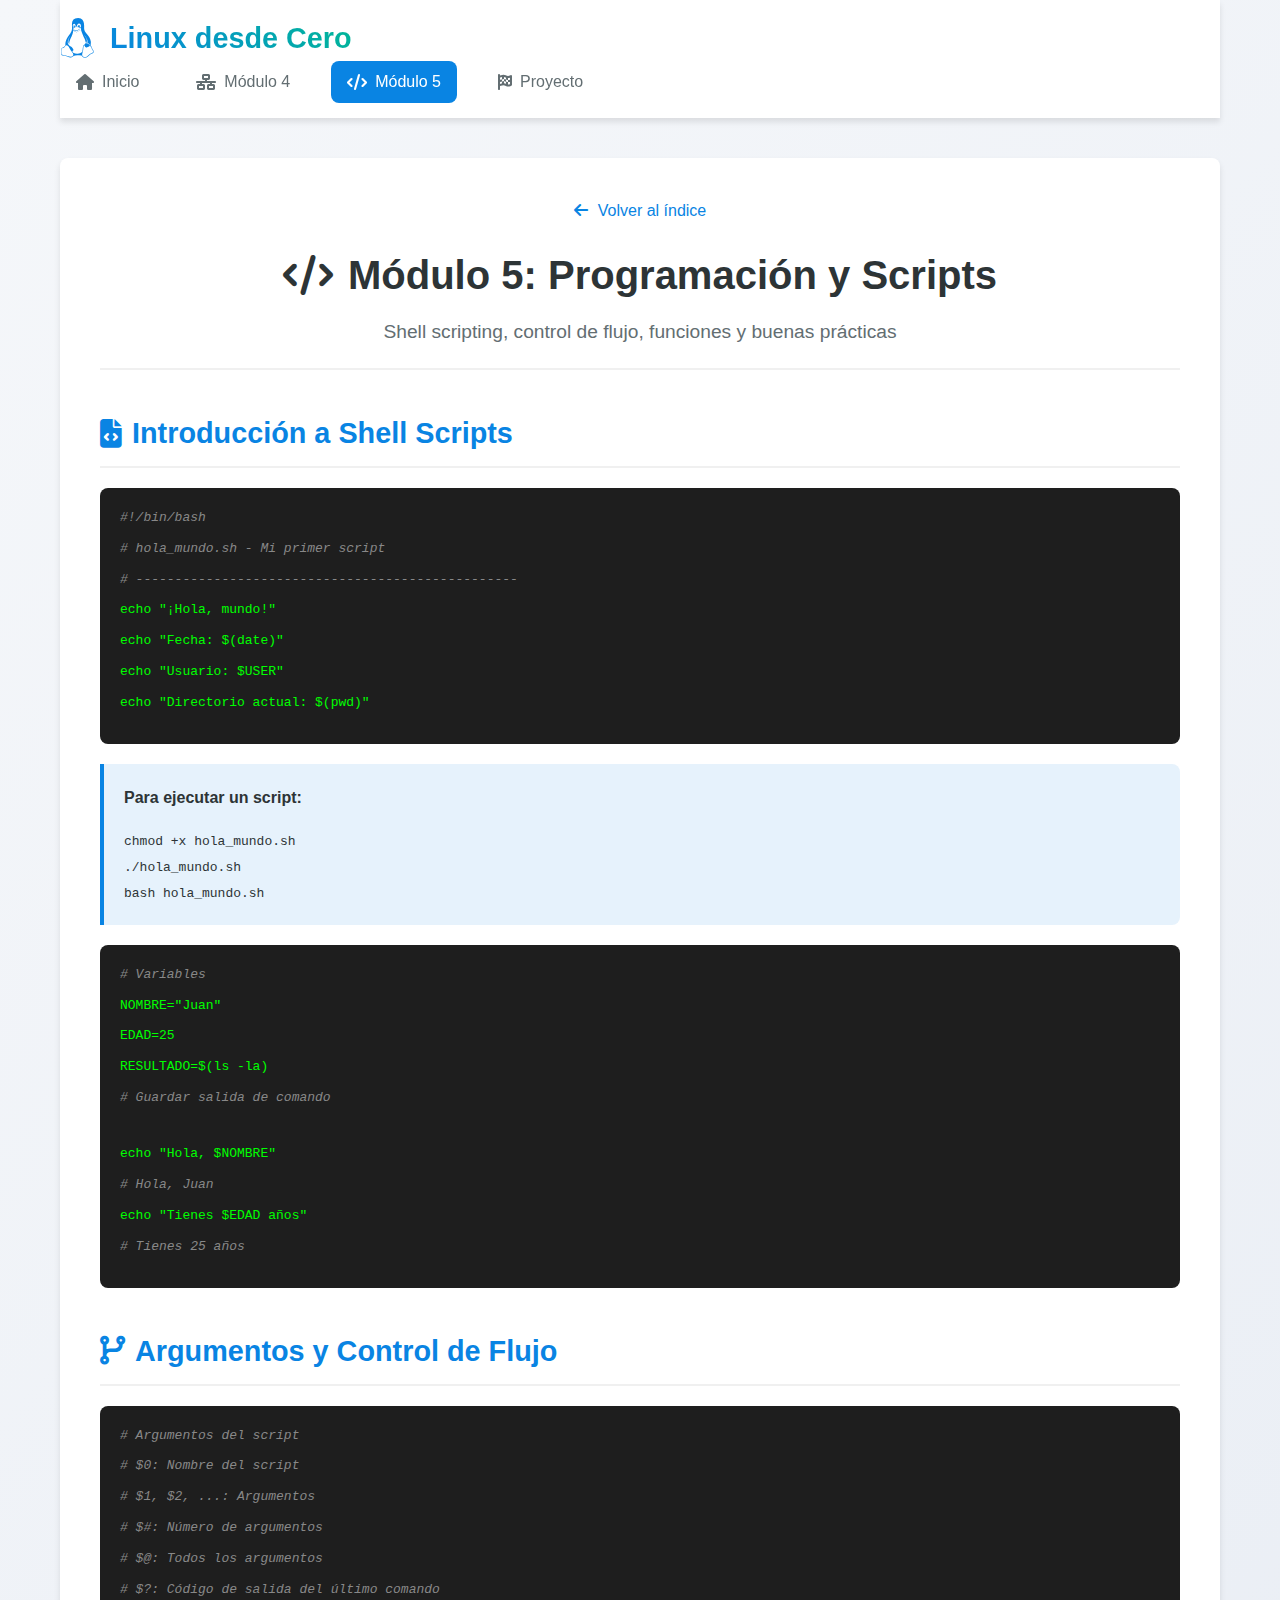
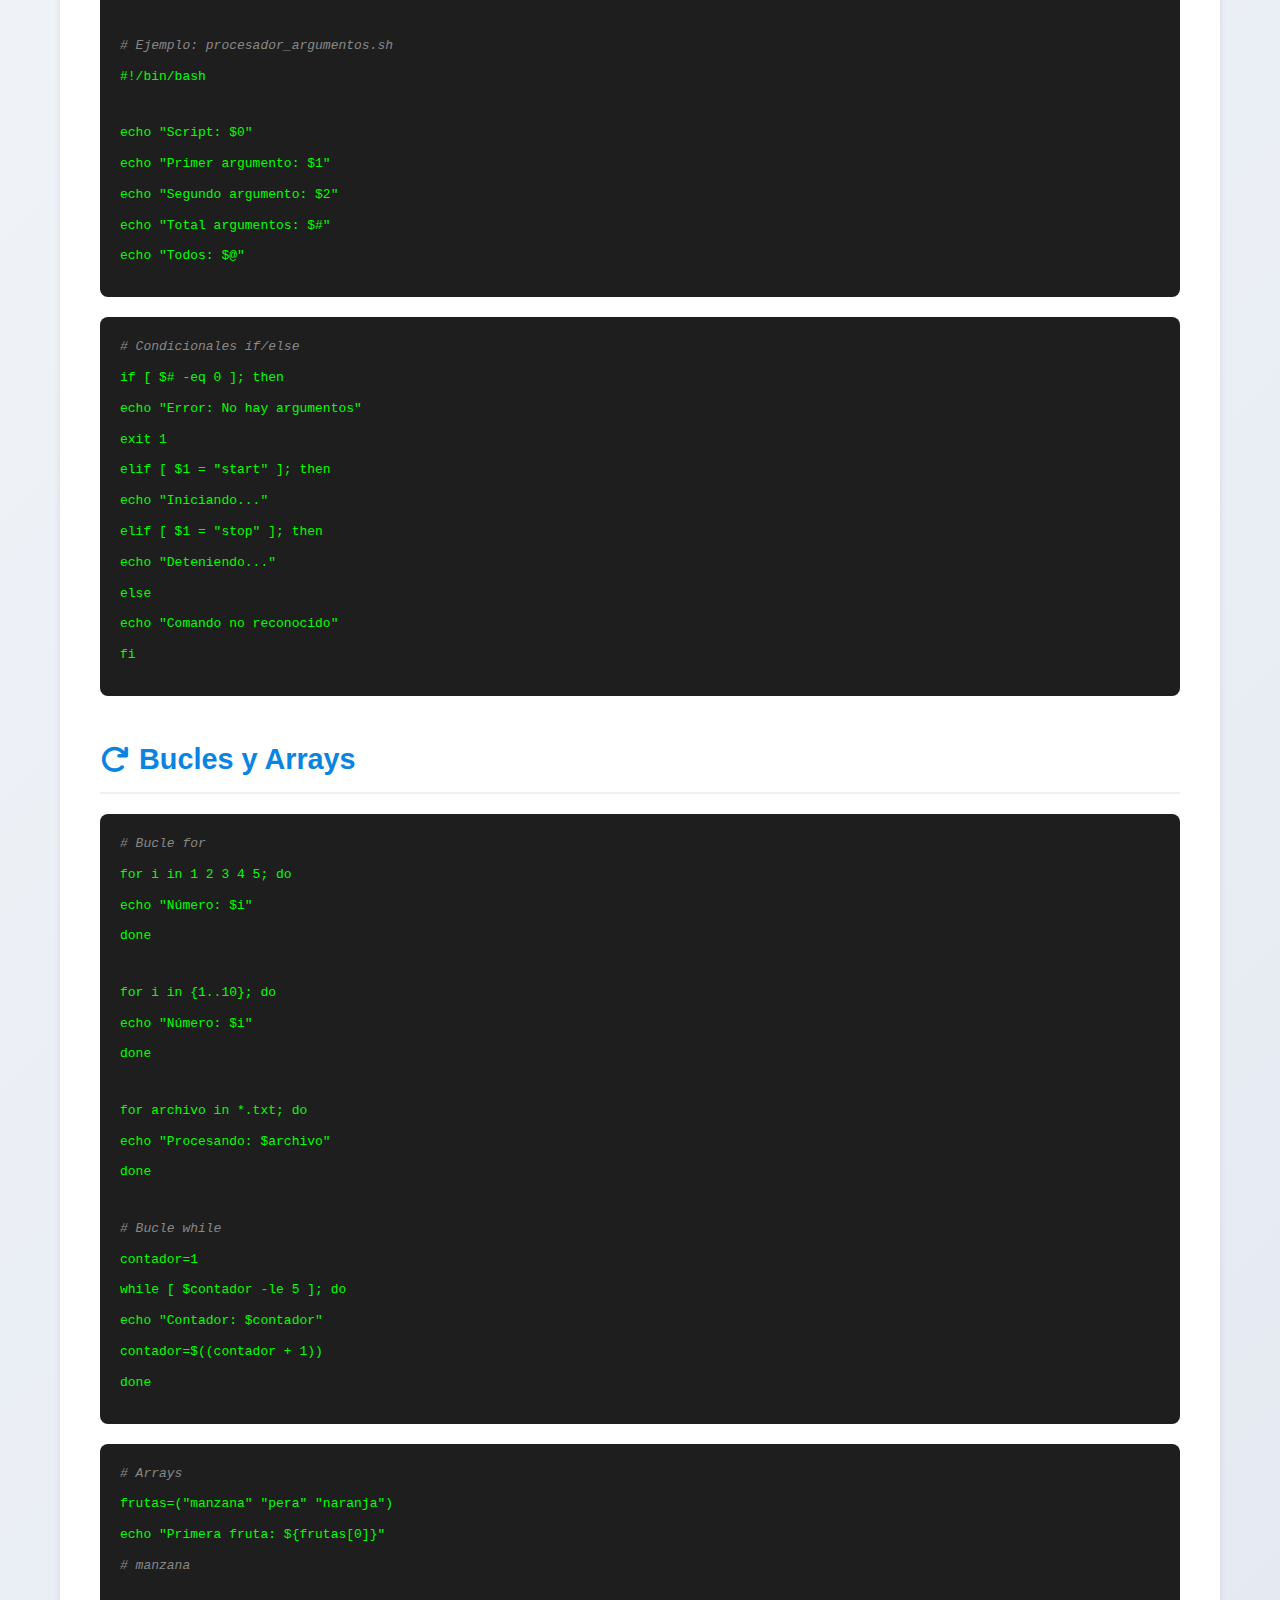
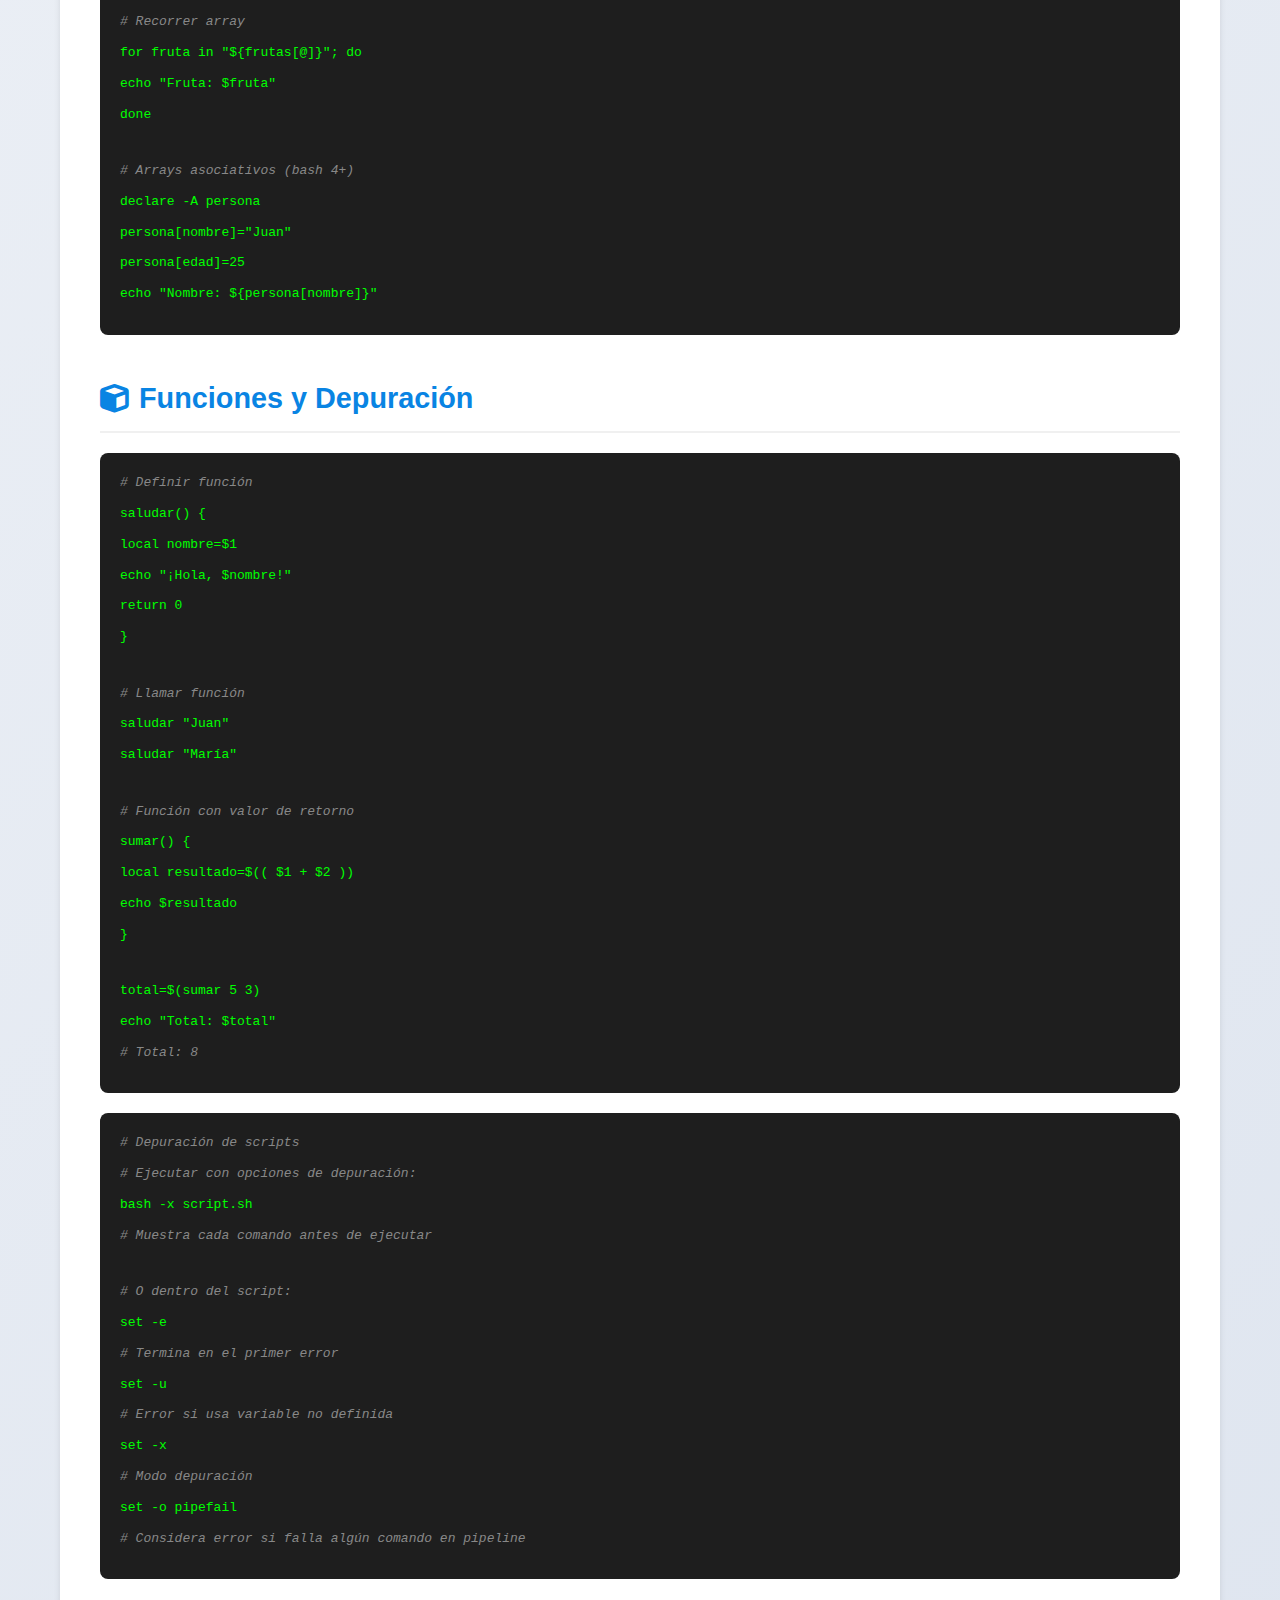
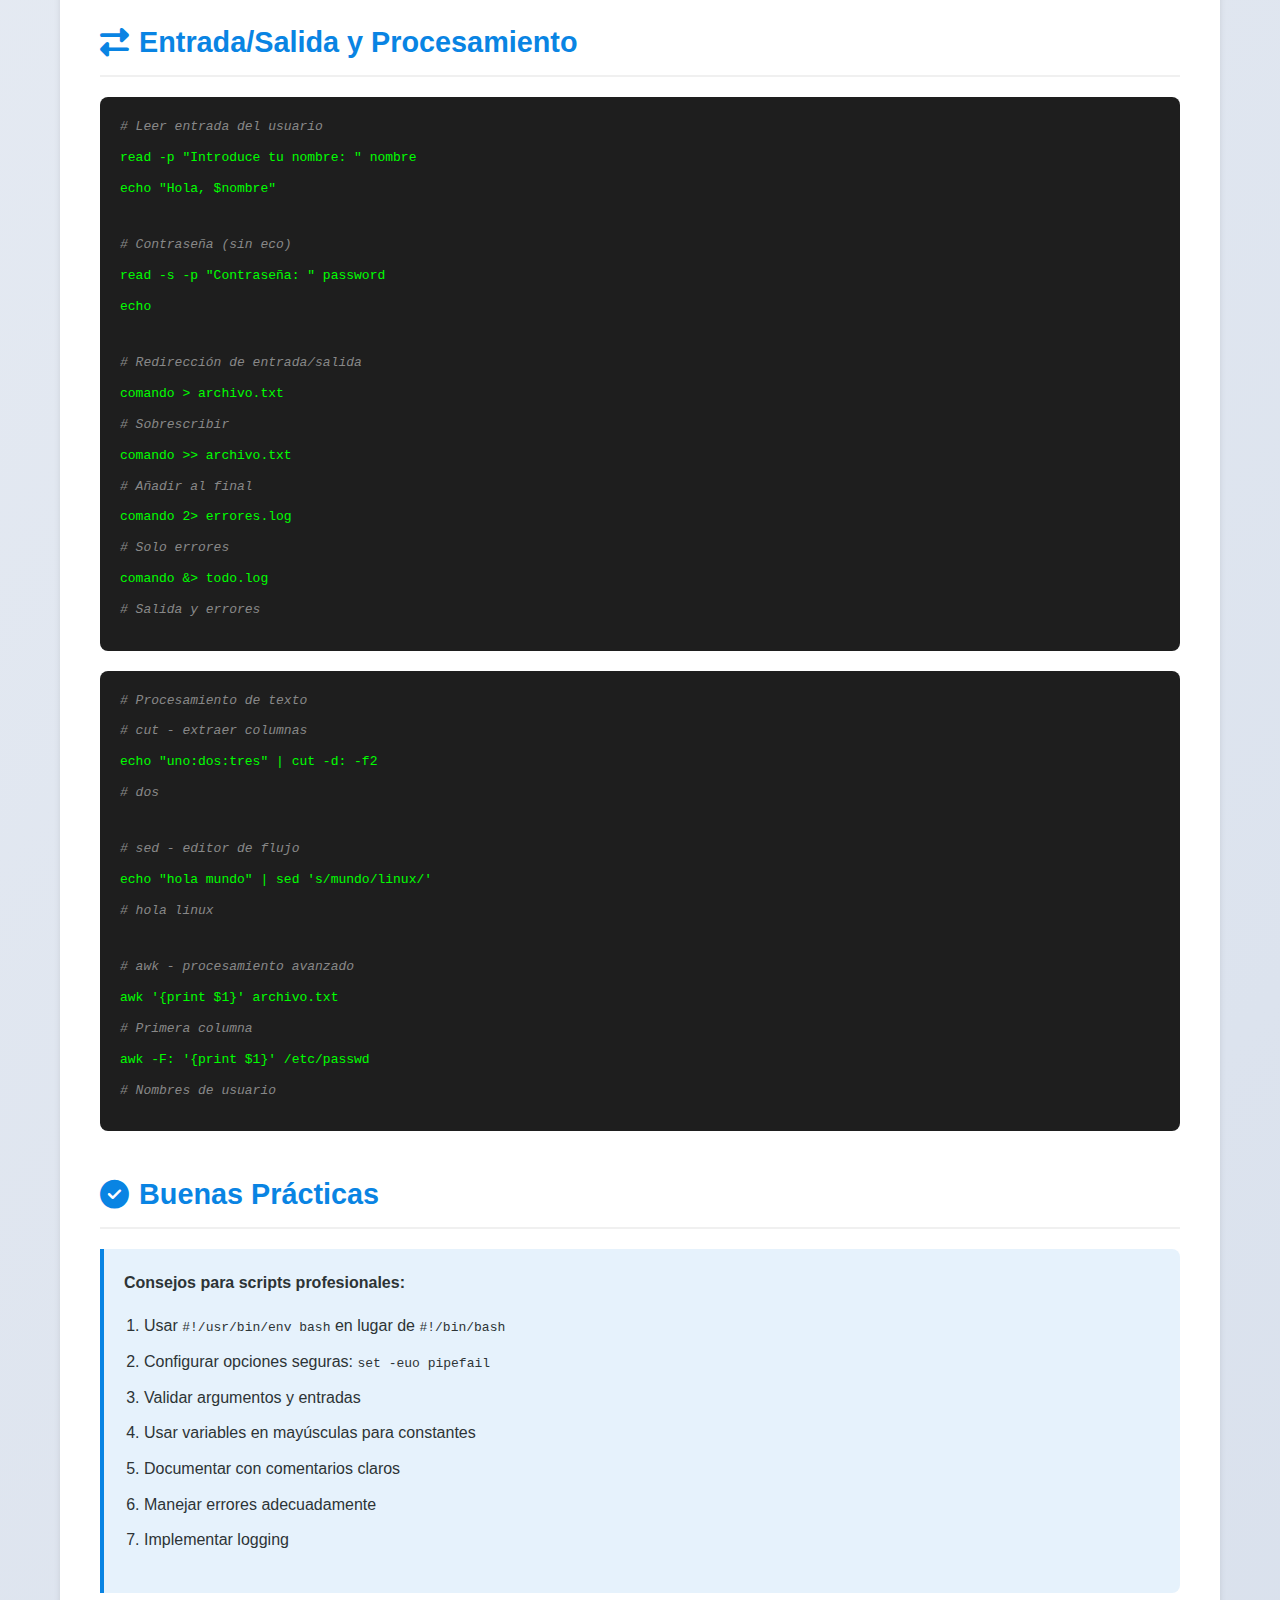
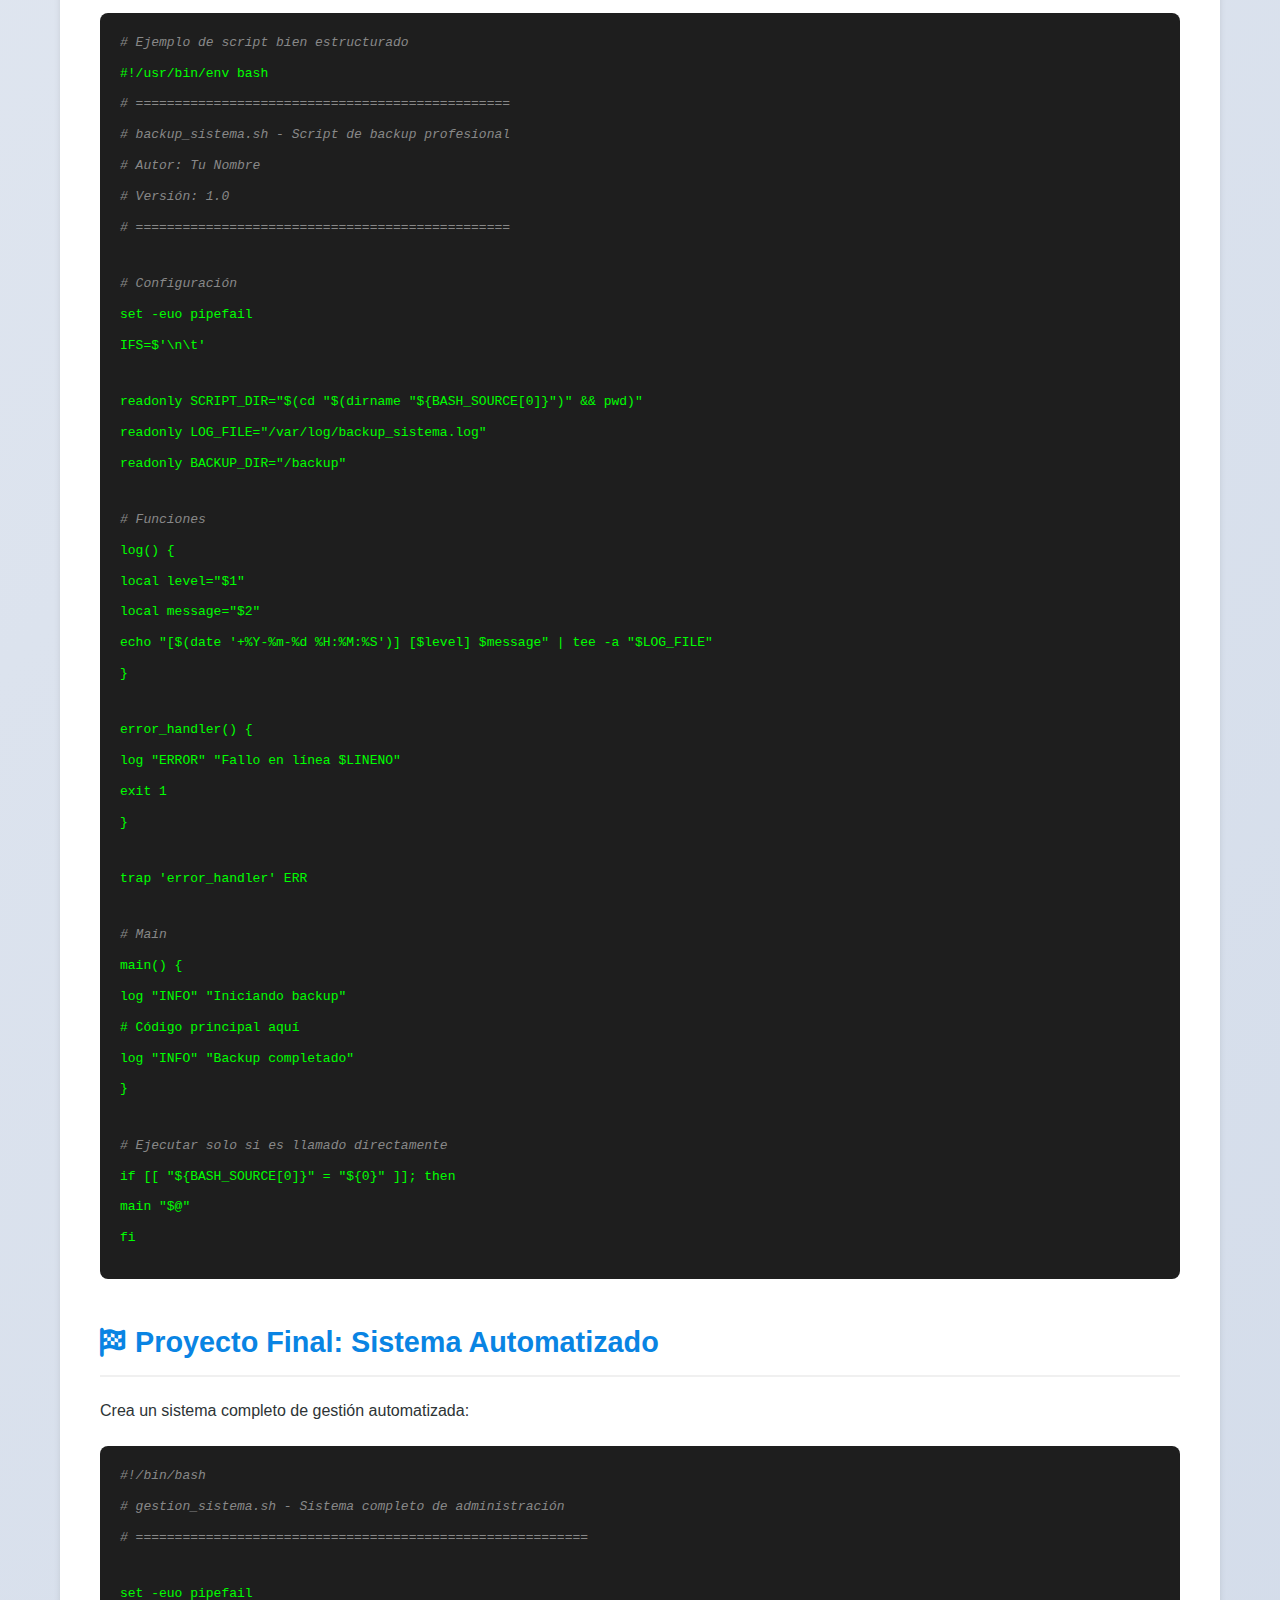
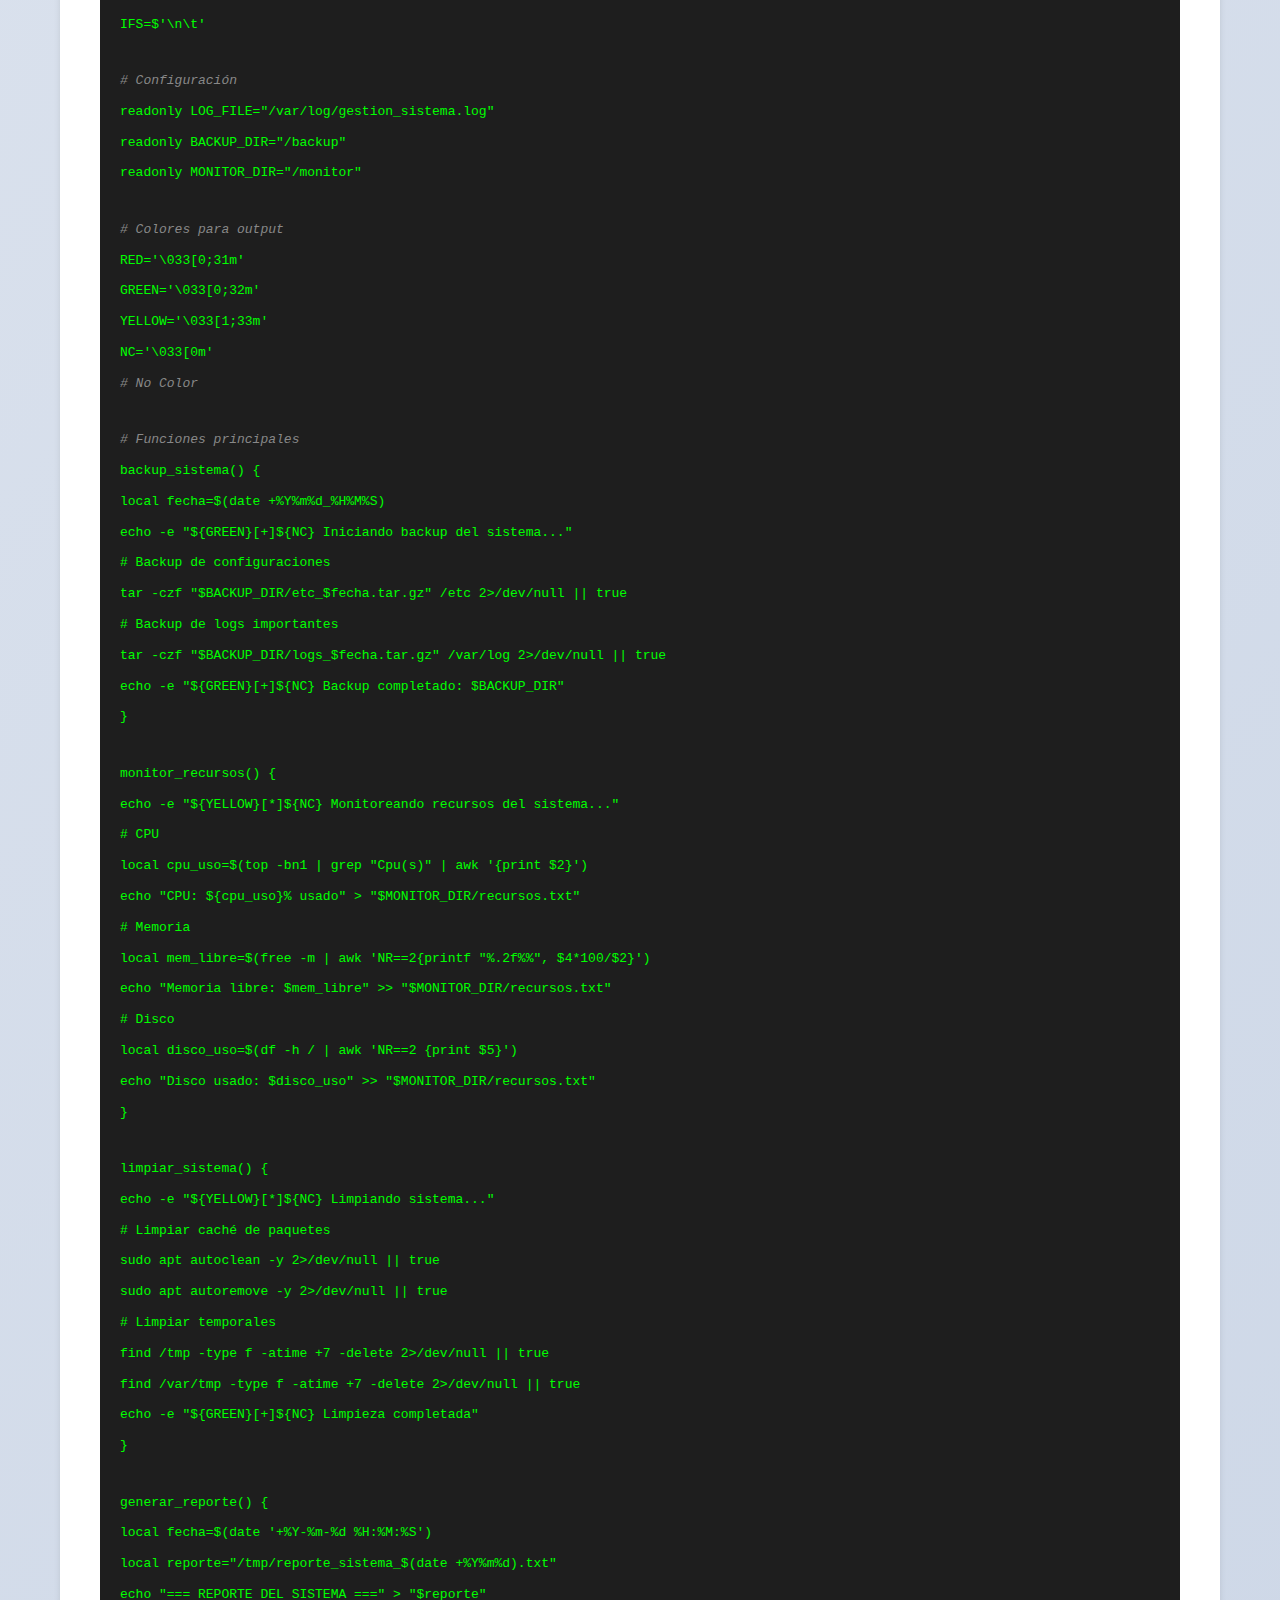
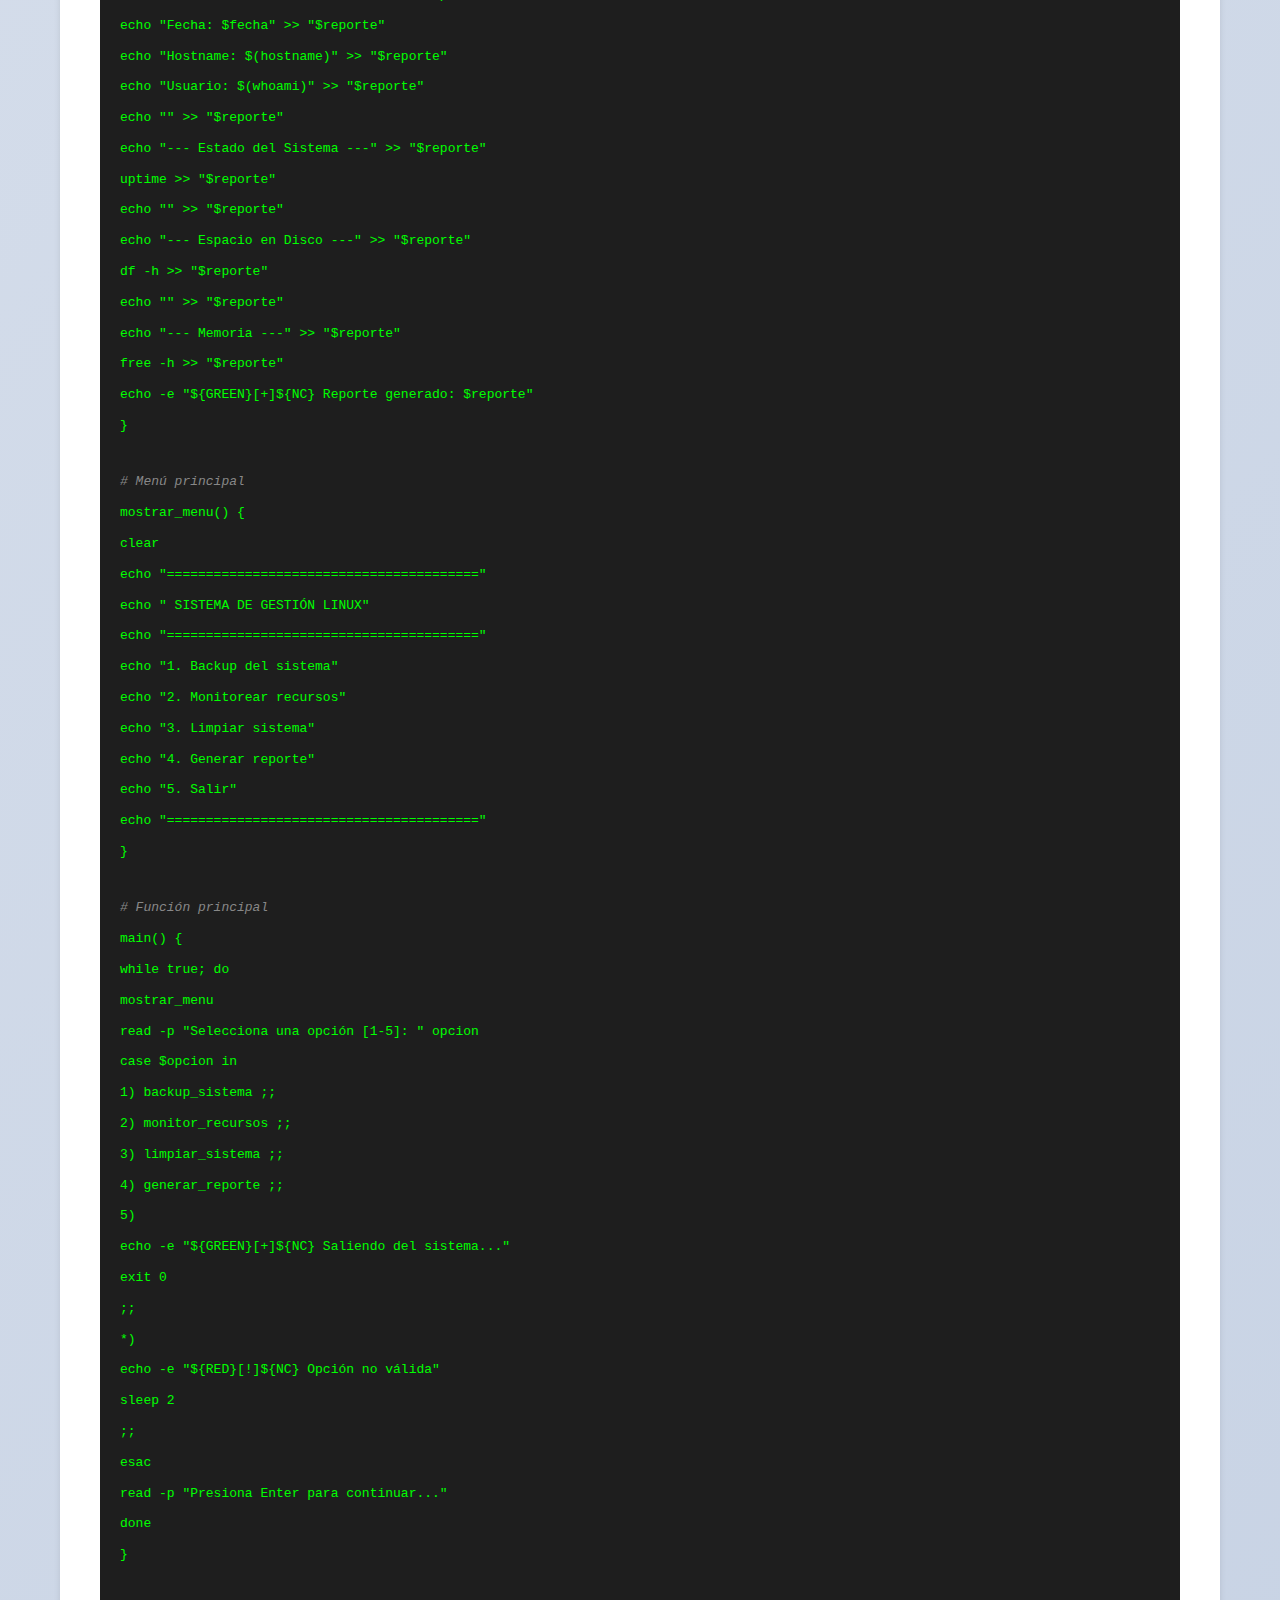
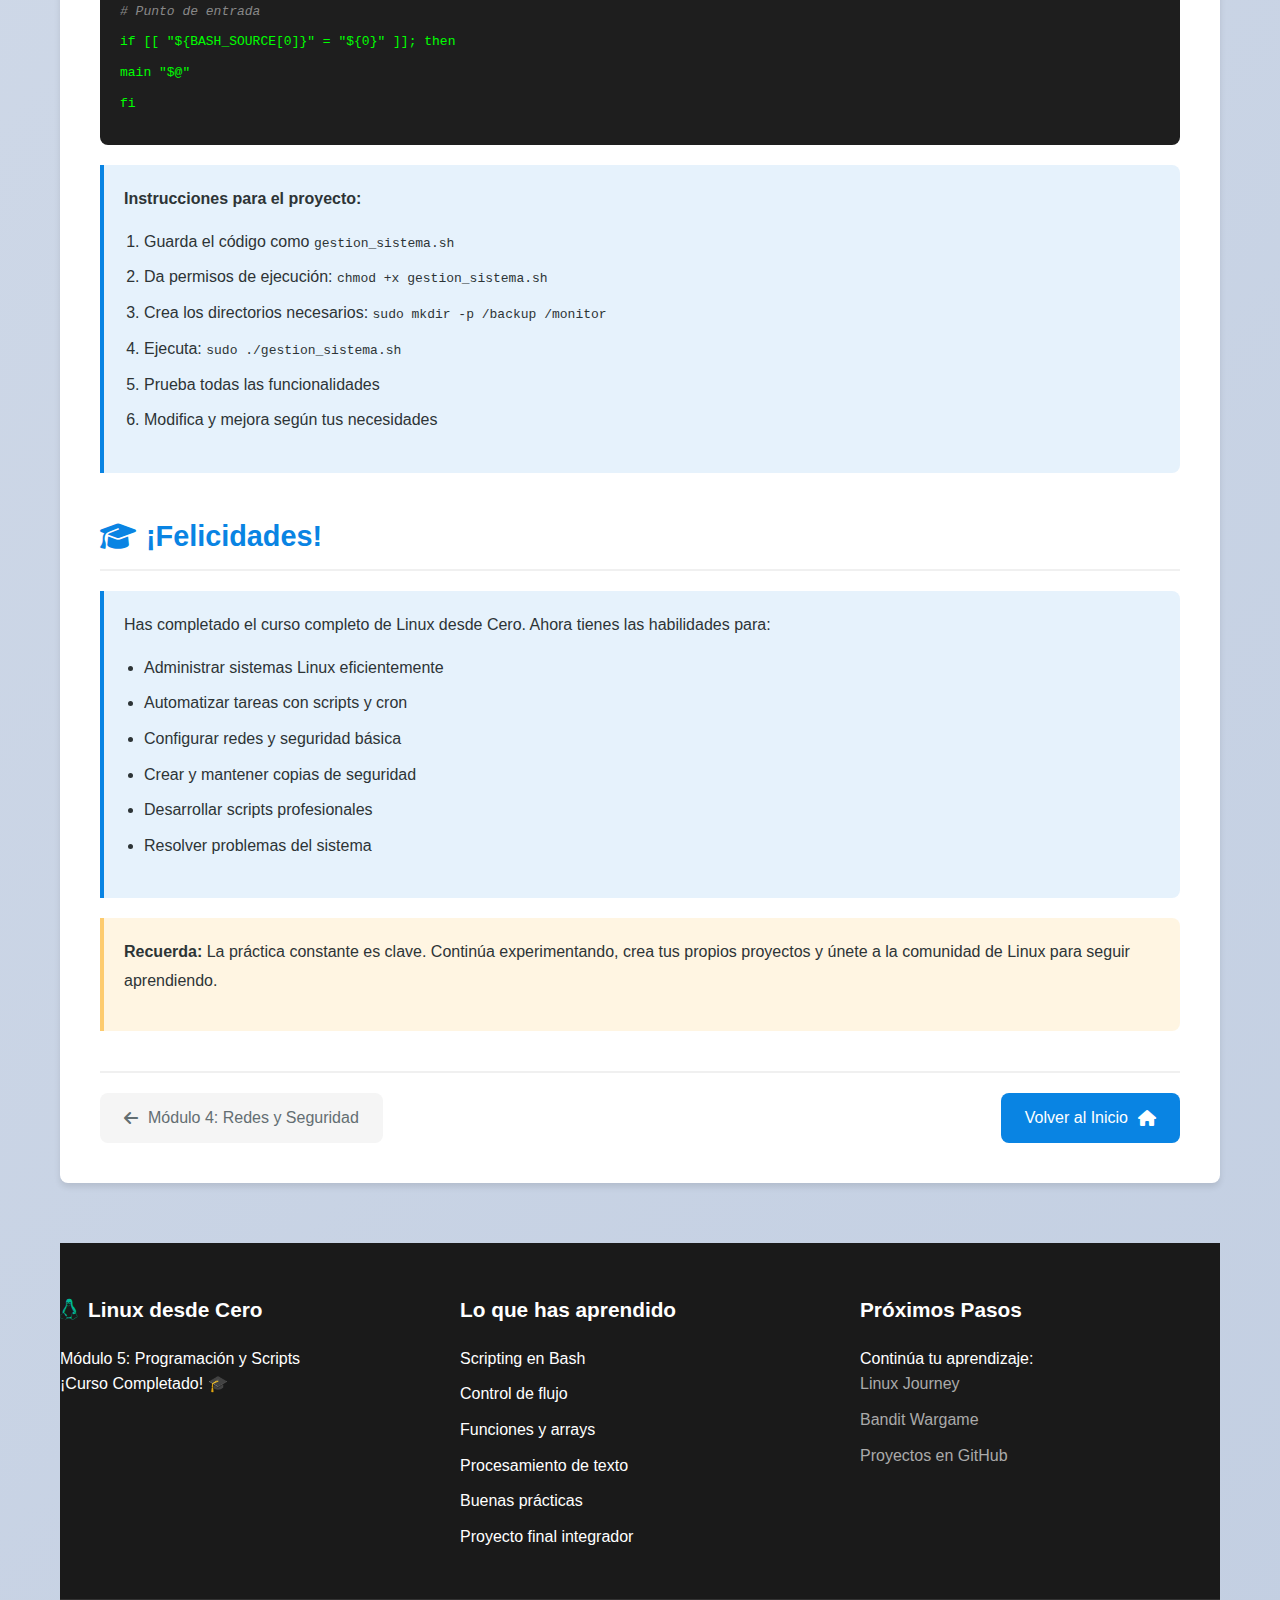
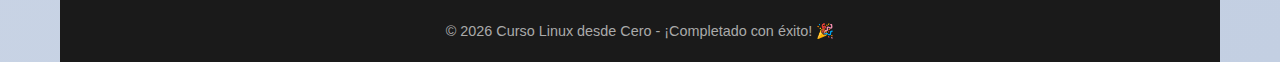
<file: linux-curso-desde-cero/modulo5.html>
<!DOCTYPE html>
<html lang="es">
<head>
    <meta charset="UTF-8">
    <meta name="viewport" content="width=device-width, initial-scale=1.0">
    <title>Módulo 5: Programación y Scripts | Curso Linux</title>
    <link rel="stylesheet" href="styles.css">
    <link rel="stylesheet" href="https://cdnjs.cloudflare.com/ajax/libs/font-awesome/6.4.0/css/all.min.css">
</head>
<body>
<div class="container">
    <!-- Header -->
    <header class="header">
        <div class="logo">
            <i class="fab fa-linux"></i>
            <h1>Linux desde Cero</h1>
        </div>
        <nav class="navbar">
            <a href="index.html"><i class="fas fa-home"></i> Inicio</a>
            <a href="modulo4.html"><i class="fas fa-network-wired"></i> Módulo 4</a>
            <a href="modulo5.html" class="active"><i class="fas fa-code"></i> Módulo 5</a>
            <a href="#proyecto-final"><i class="fas fa-flag-checkered"></i> Proyecto</a>
        </nav>
    </header>

    <!-- Módulo 5 Content -->
    <main class="module-content">
        <div class="module-header">
            <a href="index.html" class="back-to-index"><i class="fas fa-arrow-left"></i> Volver al índice</a>
            <h1 class="module-title"><i class="fas fa-code"></i> Módulo 5: Programación y Scripts</h1>
            <p class="module-subtitle">Shell scripting, control de flujo, funciones y buenas prácticas</p>
        </div>

        <!-- Sección 5.1 -->
        <section class="section" id="introduccion-scripts">
            <h3><i class="fas fa-file-code"></i> Introducción a Shell Scripts</h3>

            <div class="command-box">
                <code class="comment">#!/bin/bash</code>
                <code class="comment"># hola_mundo.sh - Mi primer script</code>
                <code class="comment"># -------------------------------------------------</code>
                <code>echo "¡Hola, mundo!"</code>
                <code>echo "Fecha: $(date)"</code>
                <code>echo "Usuario: $USER"</code>
                <code>echo "Directorio actual: $(pwd)"</code>
            </div>

            <div class="info-box">
                <p><strong>Para ejecutar un script:</strong></p>
                <code>chmod +x hola_mundo.sh</code><br>
                <code>./hola_mundo.sh</code><br>
                <code>bash hola_mundo.sh</code>
            </div>

            <div class="command-box">
                <code class="comment"># Variables</code>
                <code>NOMBRE="Juan"</code>
                <code>EDAD=25</code>
                <code>RESULTADO=$(ls -la)</code>
                <code class="comment"># Guardar salida de comando</code>
                <br>
                <code>echo "Hola, $NOMBRE"</code>
                <code class="comment"># Hola, Juan</code>
                <code>echo "Tienes $EDAD años"</code>
                <code class="comment"># Tienes 25 años</code>
            </div>
        </section>

        <!-- Sección 5.2 -->
        <section class="section" id="argumentos">
            <h3><i class="fas fa-code-branch"></i> Argumentos y Control de Flujo</h3>

            <div class="command-box">
                <code class="comment"># Argumentos del script</code>
                <code class="comment"># $0: Nombre del script</code>
                <code class="comment"># $1, $2, ...: Argumentos</code>
                <code class="comment"># $#: Número de argumentos</code>
                <code class="comment"># $@: Todos los argumentos</code>
                <code class="comment"># $?: Código de salida del último comando</code>
                <br>
                <code class="comment"># Ejemplo: procesador_argumentos.sh</code>
                <code>#!/bin/bash</code>
                <br>
                <code>echo "Script: $0"</code>
                <code>echo "Primer argumento: $1"</code>
                <code>echo "Segundo argumento: $2"</code>
                <code>echo "Total argumentos: $#"</code>
                <code>echo "Todos: $@"</code>
            </div>

            <div class="command-box">
                <code class="comment"># Condicionales if/else</code>
                <code>if [ $# -eq 0 ]; then</code>
                <code>    echo "Error: No hay argumentos"</code>
                <code>    exit 1</code>
                <code>elif [ $1 = "start" ]; then</code>
                <code>    echo "Iniciando..."</code>
                <code>elif [ $1 = "stop" ]; then</code>
                <code>    echo "Deteniendo..."</code>
                <code>else</code>
                <code>    echo "Comando no reconocido"</code>
                <code>fi</code>
            </div>
        </section>

        <!-- Sección 5.3 -->
        <section class="section" id="bucles">
            <h3><i class="fas fa-redo"></i> Bucles y Arrays</h3>

            <div class="command-box">
                <code class="comment"># Bucle for</code>
                <code>for i in 1 2 3 4 5; do</code>
                <code>    echo "Número: $i"</code>
                <code>done</code>
                <br>
                <code>for i in {1..10}; do</code>
                <code>    echo "Número: $i"</code>
                <code>done</code>
                <br>
                <code>for archivo in *.txt; do</code>
                <code>    echo "Procesando: $archivo"</code>
                <code>done</code>
                <br>
                <code class="comment"># Bucle while</code>
                <code>contador=1</code>
                <code>while [ $contador -le 5 ]; do</code>
                <code>    echo "Contador: $contador"</code>
                <code>    contador=$((contador + 1))</code>
                <code>done</code>
            </div>

            <div class="command-box">
                <code class="comment"># Arrays</code>
                <code>frutas=("manzana" "pera" "naranja")</code>
                <code>echo "Primera fruta: ${frutas[0]}"</code>
                <code class="comment"># manzana</code>
                <br>
                <code class="comment"># Recorrer array</code>
                <code>for fruta in "${frutas[@]}"; do</code>
                <code>    echo "Fruta: $fruta"</code>
                <code>done</code>
                <br>
                <code class="comment"># Arrays asociativos (bash 4+)</code>
                <code>declare -A persona</code>
                <code>persona[nombre]="Juan"</code>
                <code>persona[edad]=25</code>
                <code>echo "Nombre: ${persona[nombre]}"</code>
            </div>
        </section>

        <!-- Sección 5.4 -->
        <section class="section" id="funciones">
            <h3><i class="fas fa-cube"></i> Funciones y Depuración</h3>

            <div class="command-box">
                <code class="comment"># Definir función</code>
                <code>saludar() {</code>
                <code>    local nombre=$1</code>
                <code>    echo "¡Hola, $nombre!"</code>
                <code>    return 0</code>
                <code>}</code>
                <br>
                <code class="comment"># Llamar función</code>
                <code>saludar "Juan"</code>
                <code>saludar "María"</code>
                <br>
                <code class="comment"># Función con valor de retorno</code>
                <code>sumar() {</code>
                <code>    local resultado=$(( $1 + $2 ))</code>
                <code>    echo $resultado</code>
                <code>}</code>
                <br>
                <code>total=$(sumar 5 3)</code>
                <code>echo "Total: $total"</code>
                <code class="comment"># Total: 8</code>
            </div>

            <div class="command-box">
                <code class="comment"># Depuración de scripts</code>
                <code class="comment"># Ejecutar con opciones de depuración:</code>
                <code>bash -x script.sh</code>
                <code class="comment"># Muestra cada comando antes de ejecutar</code>
                <br>
                <code class="comment"># O dentro del script:</code>
                <code>set -e</code>
                <code class="comment"># Termina en el primer error</code>
                <code>set -u</code>
                <code class="comment"># Error si usa variable no definida</code>
                <code>set -x</code>
                <code class="comment"># Modo depuración</code>
                <code>set -o pipefail</code>
                <code class="comment"># Considera error si falla algún comando en pipeline</code>
            </div>
        </section>

        <!-- Sección 5.5 -->
        <section class="section" id="entrada-salida">
            <h3><i class="fas fa-exchange-alt"></i> Entrada/Salida y Procesamiento</h3>

            <div class="command-box">
                <code class="comment"># Leer entrada del usuario</code>
                <code>read -p "Introduce tu nombre: " nombre</code>
                <code>echo "Hola, $nombre"</code>
                <br>
                <code class="comment"># Contraseña (sin eco)</code>
                <code>read -s -p "Contraseña: " password</code>
                <code>echo</code>
                <br>
                <code class="comment"># Redirección de entrada/salida</code>
                <code>comando > archivo.txt</code>
                <code class="comment"># Sobrescribir</code>
                <code>comando >> archivo.txt</code>
                <code class="comment"># Añadir al final</code>
                <code>comando 2> errores.log</code>
                <code class="comment"># Solo errores</code>
                <code>comando &> todo.log</code>
                <code class="comment"># Salida y errores</code>
            </div>

            <div class="command-box">
                <code class="comment"># Procesamiento de texto</code>
                <code class="comment"># cut - extraer columnas</code>
                <code>echo "uno:dos:tres" | cut -d: -f2</code>
                <code class="comment"># dos</code>
                <br>
                <code class="comment"># sed - editor de flujo</code>
                <code>echo "hola mundo" | sed 's/mundo/linux/'</code>
                <code class="comment"># hola linux</code>
                <br>
                <code class="comment"># awk - procesamiento avanzado</code>
                <code>awk '{print $1}' archivo.txt</code>
                <code class="comment"># Primera columna</code>
                <code>awk -F: '{print $1}' /etc/passwd</code>
                <code class="comment"># Nombres de usuario</code>
            </div>
        </section>

        <!-- Sección 5.6 -->
        <section class="section" id="buenas-practicas">
            <h3><i class="fas fa-check-circle"></i> Buenas Prácticas</h3>

            <div class="info-box">
                <p><strong>Consejos para scripts profesionales:</strong></p>
                <ol>
                    <li>Usar <code>#!/usr/bin/env bash</code> en lugar de <code>#!/bin/bash</code></li>
                    <li>Configurar opciones seguras: <code>set -euo pipefail</code></li>
                    <li>Validar argumentos y entradas</li>
                    <li>Usar variables en mayúsculas para constantes</li>
                    <li>Documentar con comentarios claros</li>
                    <li>Manejar errores adecuadamente</li>
                    <li>Implementar logging</li>
                </ol>
            </div>

            <div class="command-box">
                <code class="comment"># Ejemplo de script bien estructurado</code>
                <code>#!/usr/bin/env bash</code>
                <code class="comment"># ================================================</code>
                <code class="comment"># backup_sistema.sh - Script de backup profesional</code>
                <code class="comment"># Autor: Tu Nombre</code>
                <code class="comment"># Versión: 1.0</code>
                <code class="comment"># ================================================</code>
                <br>
                <code class="comment"># Configuración</code>
                <code>set -euo pipefail</code>
                <code>IFS=$'\n\t'</code>
                <br>
                <code>readonly SCRIPT_DIR="$(cd "$(dirname "${BASH_SOURCE[0]}")" && pwd)"</code>
                <code>readonly LOG_FILE="/var/log/backup_sistema.log"</code>
                <code>readonly BACKUP_DIR="/backup"</code>
                <br>
                <code class="comment"># Funciones</code>
                <code>log() {</code>
                <code>    local level="$1"</code>
                <code>    local message="$2"</code>
                <code>    echo "[$(date '+%Y-%m-%d %H:%M:%S')] [$level] $message" | tee -a "$LOG_FILE"</code>
                <code>}</code>
                <br>
                <code>error_handler() {</code>
                <code>    log "ERROR" "Fallo en línea $LINENO"</code>
                <code>    exit 1</code>
                <code>}</code>
                <br>
                <code>trap 'error_handler' ERR</code>
                <br>
                <code class="comment"># Main</code>
                <code>main() {</code>
                <code>    log "INFO" "Iniciando backup"</code>
                <code>    </code>
                <code>    # Código principal aquí</code>
                <code>    </code>
                <code>    log "INFO" "Backup completado"</code>
                <code>}</code>
                <br>
                <code class="comment"># Ejecutar solo si es llamado directamente</code>
                <code>if [[ "${BASH_SOURCE[0]}" = "${0}" ]]; then</code>
                <code>    main "$@"</code>
                <code>fi</code>
            </div>
        </section>

        <!-- Sección 5.7 -->
        <section class="section" id="proyecto-final">
            <h3><i class="fas fa-flag-checkered"></i> Proyecto Final: Sistema Automatizado</h3>

            <p>Crea un sistema completo de gestión automatizada:</p>

            <div class="command-box">
                <code class="comment">#!/bin/bash</code>
                <code class="comment"># gestion_sistema.sh - Sistema completo de administración</code>
                <code class="comment"># ==========================================================</code>
                <br>
                <code>set -euo pipefail</code>
                <code>IFS=$'\n\t'</code>
                <br>
                <code class="comment"># Configuración</code>
                <code>readonly LOG_FILE="/var/log/gestion_sistema.log"</code>
                <code>readonly BACKUP_DIR="/backup"</code>
                <code>readonly MONITOR_DIR="/monitor"</code>
                <br>
                <code class="comment"># Colores para output</code>
                <code>RED='\033[0;31m'</code>
                <code>GREEN='\033[0;32m'</code>
                <code>YELLOW='\033[1;33m'</code>
                <code>NC='\033[0m'</code>
                <code class="comment"># No Color</code>
                <br>
                <code class="comment"># Funciones principales</code>
                <code>backup_sistema() {</code>
                <code>    local fecha=$(date +%Y%m%d_%H%M%S)</code>
                <code>    echo -e "${GREEN}[+]${NC} Iniciando backup del sistema..."</code>
                <code>    </code>
                <code>    # Backup de configuraciones</code>
                <code>    tar -czf "$BACKUP_DIR/etc_$fecha.tar.gz" /etc 2>/dev/null || true</code>
                <code>    </code>
                <code>    # Backup de logs importantes</code>
                <code>    tar -czf "$BACKUP_DIR/logs_$fecha.tar.gz" /var/log 2>/dev/null || true</code>
                <code>    </code>
                <code>    echo -e "${GREEN}[+]${NC} Backup completado: $BACKUP_DIR"</code>
                <code>}</code>
                <br>
                <code>monitor_recursos() {</code>
                <code>    echo -e "${YELLOW}[*]${NC} Monitoreando recursos del sistema..."</code>
                <code>    </code>
                <code>    # CPU</code>
                <code>    local cpu_uso=$(top -bn1 | grep "Cpu(s)" | awk '{print $2}')</code>
                <code>    echo "CPU: ${cpu_uso}% usado" > "$MONITOR_DIR/recursos.txt"</code>
                <code>    </code>
                <code>    # Memoria</code>
                <code>    local mem_libre=$(free -m | awk 'NR==2{printf "%.2f%%", $4*100/$2}')</code>
                <code>    echo "Memoria libre: $mem_libre" >> "$MONITOR_DIR/recursos.txt"</code>
                <code>    </code>
                <code>    # Disco</code>
                <code>    local disco_uso=$(df -h / | awk 'NR==2 {print $5}')</code>
                <code>    echo "Disco usado: $disco_uso" >> "$MONITOR_DIR/recursos.txt"</code>
                <code>}</code>
                <br>
                <code>limpiar_sistema() {</code>
                <code>    echo -e "${YELLOW}[*]${NC} Limpiando sistema..."</code>
                <code>    </code>
                <code>    # Limpiar caché de paquetes</code>
                <code>    sudo apt autoclean -y 2>/dev/null || true</code>
                <code>    sudo apt autoremove -y 2>/dev/null || true</code>
                <code>    </code>
                <code>    # Limpiar temporales</code>
                <code>    find /tmp -type f -atime +7 -delete 2>/dev/null || true</code>
                <code>    find /var/tmp -type f -atime +7 -delete 2>/dev/null || true</code>
                <code>    </code>
                <code>    echo -e "${GREEN}[+]${NC} Limpieza completada"</code>
                <code>}</code>
                <br>
                <code>generar_reporte() {</code>
                <code>    local fecha=$(date '+%Y-%m-%d %H:%M:%S')</code>
                <code>    local reporte="/tmp/reporte_sistema_$(date +%Y%m%d).txt"</code>
                <code>    </code>
                <code>    echo "=== REPORTE DEL SISTEMA ===" > "$reporte"</code>
                <code>    echo "Fecha: $fecha" >> "$reporte"</code>
                <code>    echo "Hostname: $(hostname)" >> "$reporte"</code>
                <code>    echo "Usuario: $(whoami)" >> "$reporte"</code>
                <code>    echo "" >> "$reporte"</code>
                <code>    echo "--- Estado del Sistema ---" >> "$reporte"</code>
                <code>    uptime >> "$reporte"</code>
                <code>    echo "" >> "$reporte"</code>
                <code>    echo "--- Espacio en Disco ---" >> "$reporte"</code>
                <code>    df -h >> "$reporte"</code>
                <code>    echo "" >> "$reporte"</code>
                <code>    echo "--- Memoria ---" >> "$reporte"</code>
                <code>    free -h >> "$reporte"</code>
                <code>    </code>
                <code>    echo -e "${GREEN}[+]${NC} Reporte generado: $reporte"</code>
                <code>}</code>
                <br>
                <code class="comment"># Menú principal</code>
                <code>mostrar_menu() {</code>
                <code>    clear</code>
                <code>    echo "========================================"</code>
                <code>    echo "    SISTEMA DE GESTIÓN LINUX"</code>
                <code>    echo "========================================"</code>
                <code>    echo "1. Backup del sistema"</code>
                <code>    echo "2. Monitorear recursos"</code>
                <code>    echo "3. Limpiar sistema"</code>
                <code>    echo "4. Generar reporte"</code>
                <code>    echo "5. Salir"</code>
                <code>    echo "========================================"</code>
                <code>}</code>
                <br>
                <code class="comment"># Función principal</code>
                <code>main() {</code>
                <code>    while true; do</code>
                <code>        mostrar_menu</code>
                <code>        read -p "Selecciona una opción [1-5]: " opcion</code>
                <code>        </code>
                <code>        case $opcion in</code>
                <code>            1) backup_sistema ;;</code>
                <code>            2) monitor_recursos ;;</code>
                <code>            3) limpiar_sistema ;;</code>
                <code>            4) generar_reporte ;;</code>
                <code>            5) </code>
                <code>                echo -e "${GREEN}[+]${NC} Saliendo del sistema..."</code>
                <code>                exit 0</code>
                <code>                ;;</code>
                <code>            *) </code>
                <code>                echo -e "${RED}[!]${NC} Opción no válida"</code>
                <code>                sleep 2</code>
                <code>                ;;</code>
                <code>        esac</code>
                <code>        </code>
                <code>        read -p "Presiona Enter para continuar..."</code>
                <code>    done</code>
                <code>}</code>
                <br>
                <code class="comment"># Punto de entrada</code>
                <code>if [[ "${BASH_SOURCE[0]}" = "${0}" ]]; then</code>
                <code>    main "$@"</code>
                <code>fi</code>
            </div>

            <div class="info-box">
                <p><strong>Instrucciones para el proyecto:</strong></p>
                <ol>
                    <li>Guarda el código como <code>gestion_sistema.sh</code></li>
                    <li>Da permisos de ejecución: <code>chmod +x gestion_sistema.sh</code></li>
                    <li>Crea los directorios necesarios: <code>sudo mkdir -p /backup /monitor</code></li>
                    <li>Ejecuta: <code>sudo ./gestion_sistema.sh</code></li>
                    <li>Prueba todas las funcionalidades</li>
                    <li>Modifica y mejora según tus necesidades</li>
                </ol>
            </div>
        </section>

        <!-- Conclusión -->
        <section class="section" id="conclusion">
            <h3><i class="fas fa-graduation-cap"></i> ¡Felicidades!</h3>

            <div class="info-box">
                <p>Has completado el curso completo de Linux desde Cero. Ahora tienes las habilidades para:</p>
                <ul>
                    <li>Administrar sistemas Linux eficientemente</li>
                    <li>Automatizar tareas con scripts y cron</li>
                    <li>Configurar redes y seguridad básica</li>
                    <li>Crear y mantener copias de seguridad</li>
                    <li>Desarrollar scripts profesionales</li>
                    <li>Resolver problemas del sistema</li>
                </ul>
            </div>

            <div class="warning-box">
                <p><strong>Recuerda:</strong> La práctica constante es clave. Continúa experimentando, crea tus propios proyectos y únete a la comunidad de Linux para seguir aprendiendo.</p>
            </div>
        </section>

        <!-- Navegación entre módulos -->
        <div class="navigation-buttons">
            <a href="modulo4.html" class="nav-btn prev"><i class="fas fa-arrow-left"></i> Módulo 4: Redes y Seguridad</a>
            <a href="index.html" class="nav-btn next">Volver al Inicio <i class="fas fa-home"></i></a>
        </div>
    </main>

    <!-- Footer -->
    <footer class="footer">
        <div class="footer-content">
            <div class="footer-section">
                <h4><i class="fab fa-linux"></i> Linux desde Cero</h4>
                <p>Módulo 5: Programación y Scripts</p>
                <p>¡Curso Completado! 🎓</p>
            </div>
            <div class="footer-section">
                <h4>Lo que has aprendido</h4>
                <ul>
                    <li>Scripting en Bash</li>
                    <li>Control de flujo</li>
                    <li>Funciones y arrays</li>
                    <li>Procesamiento de texto</li>
                    <li>Buenas prácticas</li>
                    <li>Proyecto final integrador</li>
                </ul>
            </div>
            <div class="footer-section">
                <h4>Próximos Pasos</h4>
                <p>Continúa tu aprendizaje:</p>
                <ul>
                    <li><a href="https://linuxjourney.com" target="_blank">Linux Journey</a></li>
                    <li><a href="https://overthewire.org/wargames/bandit/" target="_blank">Bandit Wargame</a></li>
                    <li><a href="https://github.com" target="_blank">Proyectos en GitHub</a></li>
                </ul>
            </div>
        </div>
        <div class="footer-bottom">
            <p>© 2026 Curso Linux desde Cero - ¡Completado con éxito! 🎉</p>
        </div>
    </footer>
</div>

<script>
    // Smooth scrolling para enlaces internos
    document.querySelectorAll('a[href^="#"]').forEach(anchor => {
        anchor.addEventListener('click', function(e) {
            e.preventDefault();
            const targetId = this.getAttribute('href');
            if(targetId === '#') return;

            const targetElement = document.querySelector(targetId);
            if(targetElement) {
                window.scrollTo({
                    top: targetElement.offsetTop - 100,
                    behavior: 'smooth'
                });
            }
        });
    });
</script>
</body>
</html>
</file>
<file: linux-curso-desde-cero/styles.css>
/* Reset y estilos base */
* {
    margin: 0;
    padding: 0;
    box-sizing: border-box;
}

:root {
    --primary-color: #2d3436;
    --secondary-color: #0984e3;
    --accent-color: #00b894;
    --danger-color: #d63031;
    --warning-color: #fdcb6e;
    --dark-color: #1a1a1a;
    --light-color: #f9f9f9;
    --gray-color: #636e72;
    --terminal-bg: #1e1e1e;
    --terminal-green: #00ff00;
    --terminal-blue: #4dabf7;
    --shadow: 0 4px 6px rgba(0, 0, 0, 0.1);
    --border-radius: 8px;
}

body {
    font-family: 'Segoe UI', Tahoma, Geneva, Verdana, sans-serif;
    line-height: 1.6;
    color: var(--primary-color);
    background: linear-gradient(135deg, #f5f7fa 0%, #c3cfe2 100%);
    min-height: 100vh;
}

.container {
    max-width: 1200px;
    margin: 0 auto;
    padding: 0 20px;
}

/* Header */
.header {
    background-color: white;
    box-shadow: var(--shadow);
    position: sticky;
    top: 0;
    z-index: 1000;
    padding: 15px 0;
}

.header .container {
    display: flex;
    justify-content: space-between;
    align-items: center;
}

.logo {
    display: flex;
    align-items: center;
    gap: 15px;
}

.logo i {
    font-size: 2.5rem;
    color: var(--secondary-color);
}

.logo h1 {
    font-size: 1.8rem;
    background: linear-gradient(45deg, var(--secondary-color), var(--accent-color));
    -webkit-background-clip: text;
    -webkit-text-fill-color: transparent;
}

.navbar {
    display: flex;
    gap: 25px;
}

.navbar a {
    text-decoration: none;
    color: var(--gray-color);
    font-weight: 500;
    padding: 8px 16px;
    border-radius: var(--border-radius);
    transition: all 0.3s ease;
    display: flex;
    align-items: center;
    gap: 8px;
}

.navbar a:hover {
    color: var(--secondary-color);
    background-color: rgba(9, 132, 227, 0.1);
}

.navbar a.active {
    color: white;
    background-color: var(--secondary-color);
}

/* Hero Section */
.hero {
    display: grid;
    grid-template-columns: 1fr 1fr;
    gap: 50px;
    padding: 60px 0;
    align-items: center;
}

.hero-content h2 {
    font-size: 2.8rem;
    margin-bottom: 20px;
    background: linear-gradient(45deg, var(--primary-color), var(--secondary-color));
    -webkit-background-clip: text;
    -webkit-text-fill-color: transparent;
}

.hero-content p {
    font-size: 1.2rem;
    color: var(--gray-color);
    margin-bottom: 30px;
}

.hero-stats {
    display: flex;
    gap: 30px;
    margin-bottom: 30px;
}

.stat {
    display: flex;
    align-items: center;
    gap: 10px;
}

.stat i {
    font-size: 1.5rem;
    color: var(--accent-color);
}

.stat span {
    font-weight: 500;
}

.btn-primary {
    display: inline-flex;
    align-items: center;
    gap: 10px;
    background: linear-gradient(45deg, var(--secondary-color), var(--accent-color));
    color: white;
    padding: 14px 28px;
    border-radius: var(--border-radius);
    text-decoration: none;
    font-weight: 600;
    font-size: 1.1rem;
    transition: transform 0.3s ease, box-shadow 0.3s ease;
    border: none;
    cursor: pointer;
}

.btn-primary:hover {
    transform: translateY(-3px);
    box-shadow: 0 6px 12px rgba(9, 132, 227, 0.3);
}

/* Terminal Preview */
.terminal-preview {
    background-color: var(--terminal-bg);
    border-radius: var(--border-radius);
    overflow: hidden;
    box-shadow: 0 10px 30px rgba(0, 0, 0, 0.3);
    transform: perspective(1000px) rotateY(-10deg);
    transition: transform 0.5s ease;
}

.terminal-preview:hover {
    transform: perspective(1000px) rotateY(0deg);
}

.terminal-header {
    background-color: #2d2d2d;
    padding: 12px 20px;
    display: flex;
    justify-content: space-between;
    align-items: center;
}

.terminal-dots {
    display: flex;
    gap: 8px;
}

.dot {
    width: 12px;
    height: 12px;
    border-radius: 50%;
}

.dot.red { background-color: #ff5f56; }
.dot.yellow { background-color: #ffbd2e; }
.dot.green { background-color: #27ca3f; }

.terminal-title {
    color: #aaa;
    font-family: 'Courier New', monospace;
    font-size: 0.9rem;
}

.terminal-body {
    padding: 25px;
    font-family: 'Courier New', monospace;
    color: #f0f0f0;
    line-height: 1.8;
}

.prompt {
    color: var(--terminal-green);
    font-weight: bold;
}

.cursor {
    animation: blink 1s infinite;
    color: var(--terminal-blue);
}

@keyframes blink {
    0%, 100% { opacity: 1; }
    50% { opacity: 0; }
}

/* Modules Section */
.section-title {
    text-align: center;
    margin: 40px 0;
    font-size: 2.2rem;
    color: var(--primary-color);
    display: flex;
    align-items: center;
    justify-content: center;
    gap: 15px;
}

.section-title i {
    color: var(--secondary-color);
}

.modules-grid {
    display: grid;
    grid-template-columns: repeat(auto-fit, minmax(300px, 1fr));
    gap: 30px;
    margin-bottom: 60px;
}

.module-card {
    background-color: white;
    border-radius: var(--border-radius);
    padding: 30px;
    box-shadow: var(--shadow);
    transition: transform 0.3s ease, box-shadow 0.3s ease;
    position: relative;
    overflow: hidden;
}

.module-card:hover {
    transform: translateY(-10px);
    box-shadow: 0 15px 30px rgba(0, 0, 0, 0.15);
}

.module-icon {
    position: relative;
    width: 70px;
    height: 70px;
    background: linear-gradient(45deg, var(--secondary-color), var(--accent-color));
    border-radius: 50%;
    display: flex;
    align-items: center;
    justify-content: center;
    margin-bottom: 20px;
}

.module-icon i {
    font-size: 2rem;
    color: white;
}

.module-number {
    position: absolute;
    top: -5px;
    right: -5px;
    background-color: var(--danger-color);
    color: white;
    width: 30px;
    height: 30px;
    border-radius: 50%;
    display: flex;
    align-items: center;
    justify-content: center;
    font-weight: bold;
    font-size: 0.9rem;
}

.module-card h3 {
    font-size: 1.5rem;
    margin-bottom: 15px;
    color: var(--primary-color);
}

.module-card p {
    color: var(--gray-color);
    margin-bottom: 20px;
}

.module-topics {
    list-style: none;
    margin-bottom: 25px;
}

.module-topics li {
    padding: 8px 0;
    display: flex;
    align-items: center;
    gap: 10px;
}

.module-topics i {
    color: var(--accent-color);
}

.btn-module {
    display: inline-flex;
    align-items: center;
    gap: 8px;
    background-color: rgba(9, 132, 227, 0.1);
    color: var(--secondary-color);
    padding: 10px 20px;
    border-radius: var(--border-radius);
    text-decoration: none;
    font-weight: 500;
    transition: all 0.3s ease;
}

.btn-module:hover {
    background-color: var(--secondary-color);
    color: white;
}

/* Resources Section */
.resources-grid {
    display: grid;
    grid-template-columns: repeat(auto-fit, minmax(250px, 1fr));
    gap: 30px;
    margin-bottom: 60px;
}

.resource-card {
    background-color: white;
    border-radius: var(--border-radius);
    padding: 30px;
    text-align: center;
    box-shadow: var(--shadow);
    transition: all 0.3s ease;
}

.resource-card:hover {
    transform: translateY(-5px);
    box-shadow: 0 10px 20px rgba(0, 0, 0, 0.1);
}

.resource-card i {
    font-size: 3rem;
    margin-bottom: 20px;
    color: var(--secondary-color);
}

.resource-card h3 {
    margin-bottom: 15px;
    color: var(--primary-color);
}

.resource-card p {
    color: var(--gray-color);
    margin-bottom: 20px;
}

.btn-resource {
    display: inline-block;
    background-color: var(--accent-color);
    color: white;
    padding: 10px 20px;
    border-radius: var(--border-radius);
    text-decoration: none;
    font-weight: 500;
    transition: all 0.3s ease;
    border: none;
    cursor: pointer;
}

.btn-resource:hover {
    background-color: #00a085;
}

/* Modal */
.modal {
    display: none;
    position: fixed;
    top: 0;
    left: 0;
    width: 100%;
    height: 100%;
    background-color: rgba(0, 0, 0, 0.5);
    z-index: 2000;
    animation: fadeIn 0.3s ease;
}

@keyframes fadeIn {
    from { opacity: 0; }
    to { opacity: 1; }
}

.modal-content {
    background-color: white;
    margin: 5% auto;
    padding: 30px;
    border-radius: var(--border-radius);
    width: 90%;
    max-width: 800px;
    position: relative;
    animation: slideDown 0.3s ease;
}

@keyframes slideDown {
    from { transform: translateY(-50px); opacity: 0; }
    to { transform: translateY(0); opacity: 1; }
}

.close {
    position: absolute;
    top: 15px;
    right: 20px;
    font-size: 1.8rem;
    color: var(--gray-color);
    cursor: pointer;
    transition: color 0.3s ease;
}

.close:hover {
    color: var(--danger-color);
}

.cheatsheet-grid {
    display: grid;
    grid-template-columns: repeat(auto-fit, minmax(250px, 1fr));
    gap: 30px;
    margin-top: 20px;
}

.cheatsheet-category h4 {
    margin-bottom: 15px;
    color: var(--secondary-color);
}

.cheatsheet-category p {
    margin-bottom: 10px;
    font-family: 'Courier New', monospace;
    background-color: #f5f5f5;
    padding: 8px 12px;
    border-radius: 4px;
    overflow-x: auto;
}

.cheatsheet-category code {
    color: var(--danger-color);
    background-color: transparent;
}

/* Footer */
.footer {
    background-color: var(--dark-color);
    color: white;
    padding: 50px 0 20px;
    margin-top: 60px;
}

.footer-content {
    display: grid;
    grid-template-columns: repeat(auto-fit, minmax(250px, 1fr));
    gap: 40px;
    margin-bottom: 40px;
}

.footer-section h4 {
    font-size: 1.3rem;
    margin-bottom: 20px;
    display: flex;
    align-items: center;
    gap: 10px;
}

.footer-section h4 i {
    color: var(--accent-color);
}

.footer-section ul {
    list-style: none;
}

.footer-section ul li {
    margin-bottom: 10px;
}

.footer-section a {
    color: #aaa;
    text-decoration: none;
    transition: color 0.3s ease;
}

.footer-section a:hover {
    color: var(--accent-color);
}

.footer-bottom {
    text-align: center;
    padding-top: 20px;
    border-top: 1px solid #333;
    color: #aaa;
    font-size: 0.9rem;
}

.footer-bottom a {
    color: var(--accent-color);
    text-decoration: none;
    margin-left: 10px;
}

/* Responsive Design */
@media (max-width: 768px) {
    .hero {
        grid-template-columns: 1fr;
        text-align: center;
    }

    .hero-stats {
        flex-direction: column;
        gap: 15px;
    }

    .header .container {
        flex-direction: column;
        gap: 20px;
    }

    .navbar {
        flex-wrap: wrap;
        justify-content: center;
    }

    .section-title {
        font-size: 1.8rem;
    }

    .hero-content h2 {
        font-size: 2.2rem;
    }
}

/* Estilos específicos para páginas de módulos */
.module-content {
    background-color: white;
    border-radius: var(--border-radius);
    padding: 40px;
    margin: 40px 0;
    box-shadow: var(--shadow);
}

.module-header {
    text-align: center;
    margin-bottom: 40px;
    padding-bottom: 20px;
    border-bottom: 2px solid #f0f0f0;
}

.module-title {
    font-size: 2.5rem;
    color: var(--primary-color);
    margin-bottom: 10px;
    display: flex;
    align-items: center;
    justify-content: center;
    gap: 15px;
}

.module-subtitle {
    color: var(--gray-color);
    font-size: 1.2rem;
}

.command-box {
    background-color: var(--terminal-bg);
    color: #f0f0f0;
    padding: 20px;
    border-radius: var(--border-radius);
    margin: 20px 0;
    overflow-x: auto;
    font-family: 'Courier New', monospace;
}

.command-box code {
    color: var(--terminal-green);
    display: block;
    margin-bottom: 10px;
}

.command-box .comment {
    color: #888;
    font-style: italic;
}

.info-box {
    background-color: rgba(9, 132, 227, 0.1);
    border-left: 4px solid var(--secondary-color);
    padding: 20px;
    margin: 20px 0;
    border-radius: 0 var(--border-radius) var(--border-radius) 0;
}

.warning-box {
    background-color: rgba(253, 203, 110, 0.2);
    border-left: 4px solid var(--warning-color);
    padding: 20px;
    margin: 20px 0;
    border-radius: 0 var(--border-radius) var(--border-radius) 0;
}

.danger-box {
    background-color: rgba(214, 48, 49, 0.1);
    border-left: 4px solid var(--danger-color);
    padding: 20px;
    margin: 20px 0;
    border-radius: 0 var(--border-radius) var(--border-radius) 0;
}

.section {
    margin-bottom: 40px;
}

.section h3 {
    font-size: 1.8rem;
    color: var(--secondary-color);
    margin-bottom: 20px;
    padding-bottom: 10px;
    border-bottom: 2px solid #f0f0f0;
    display: flex;
    align-items: center;
    gap: 10px;
}

.section p {
    margin-bottom: 15px;
    line-height: 1.8;
}

.section ul, .section ol {
    margin-left: 20px;
    margin-bottom: 20px;
}

.section li {
    margin-bottom: 10px;
}

.navigation-buttons {
    display: flex;
    justify-content: space-between;
    margin-top: 40px;
    padding-top: 20px;
    border-top: 2px solid #f0f0f0;
}

.nav-btn {
    display: inline-flex;
    align-items: center;
    gap: 10px;
    padding: 12px 24px;
    border-radius: var(--border-radius);
    text-decoration: none;
    font-weight: 500;
    transition: all 0.3s ease;
}

.nav-btn.prev {
    background-color: #f5f5f5;
    color: var(--gray-color);
}

.nav-btn.next {
    background-color: var(--secondary-color);
    color: white;
}

.nav-btn:hover {
    transform: translateY(-3px);
    box-shadow: var(--shadow);
}

.back-to-index {
    display: inline-flex;
    align-items: center;
    gap: 10px;
    color: var(--secondary-color);
    text-decoration: none;
    font-weight: 500;
    margin-bottom: 20px;
}

.back-to-index:hover {
    text-decoration: underline;
}

.table-container {
    overflow-x: auto;
    margin: 20px 0;
}

table {
    width: 100%;
    border-collapse: collapse;
    margin: 20px 0;
}

th, td {
    padding: 12px 15px;
    text-align: left;
    border-bottom: 1px solid #ddd;
}

th {
    background-color: #f8f9fa;
    font-weight: 600;
    color: var(--primary-color);
}

tr:hover {
    background-color: #f5f5f5;
}
</file>
